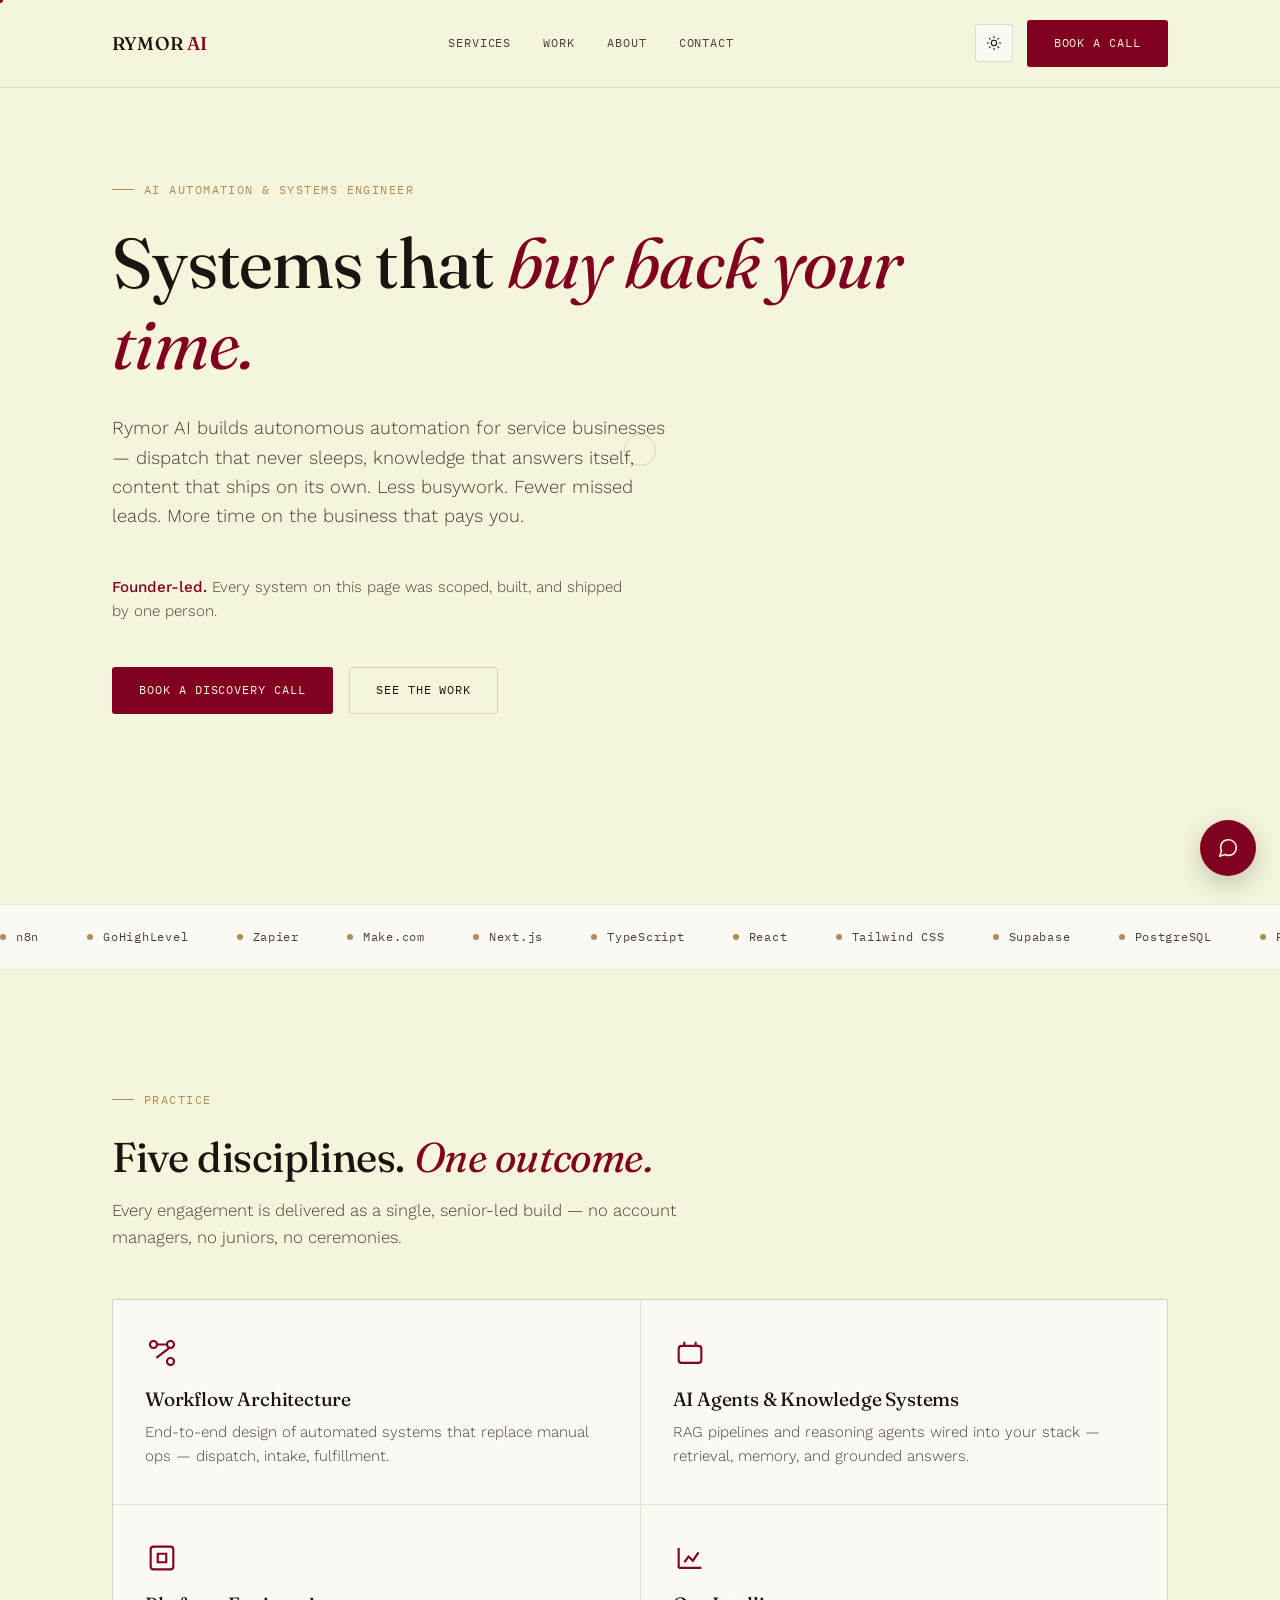
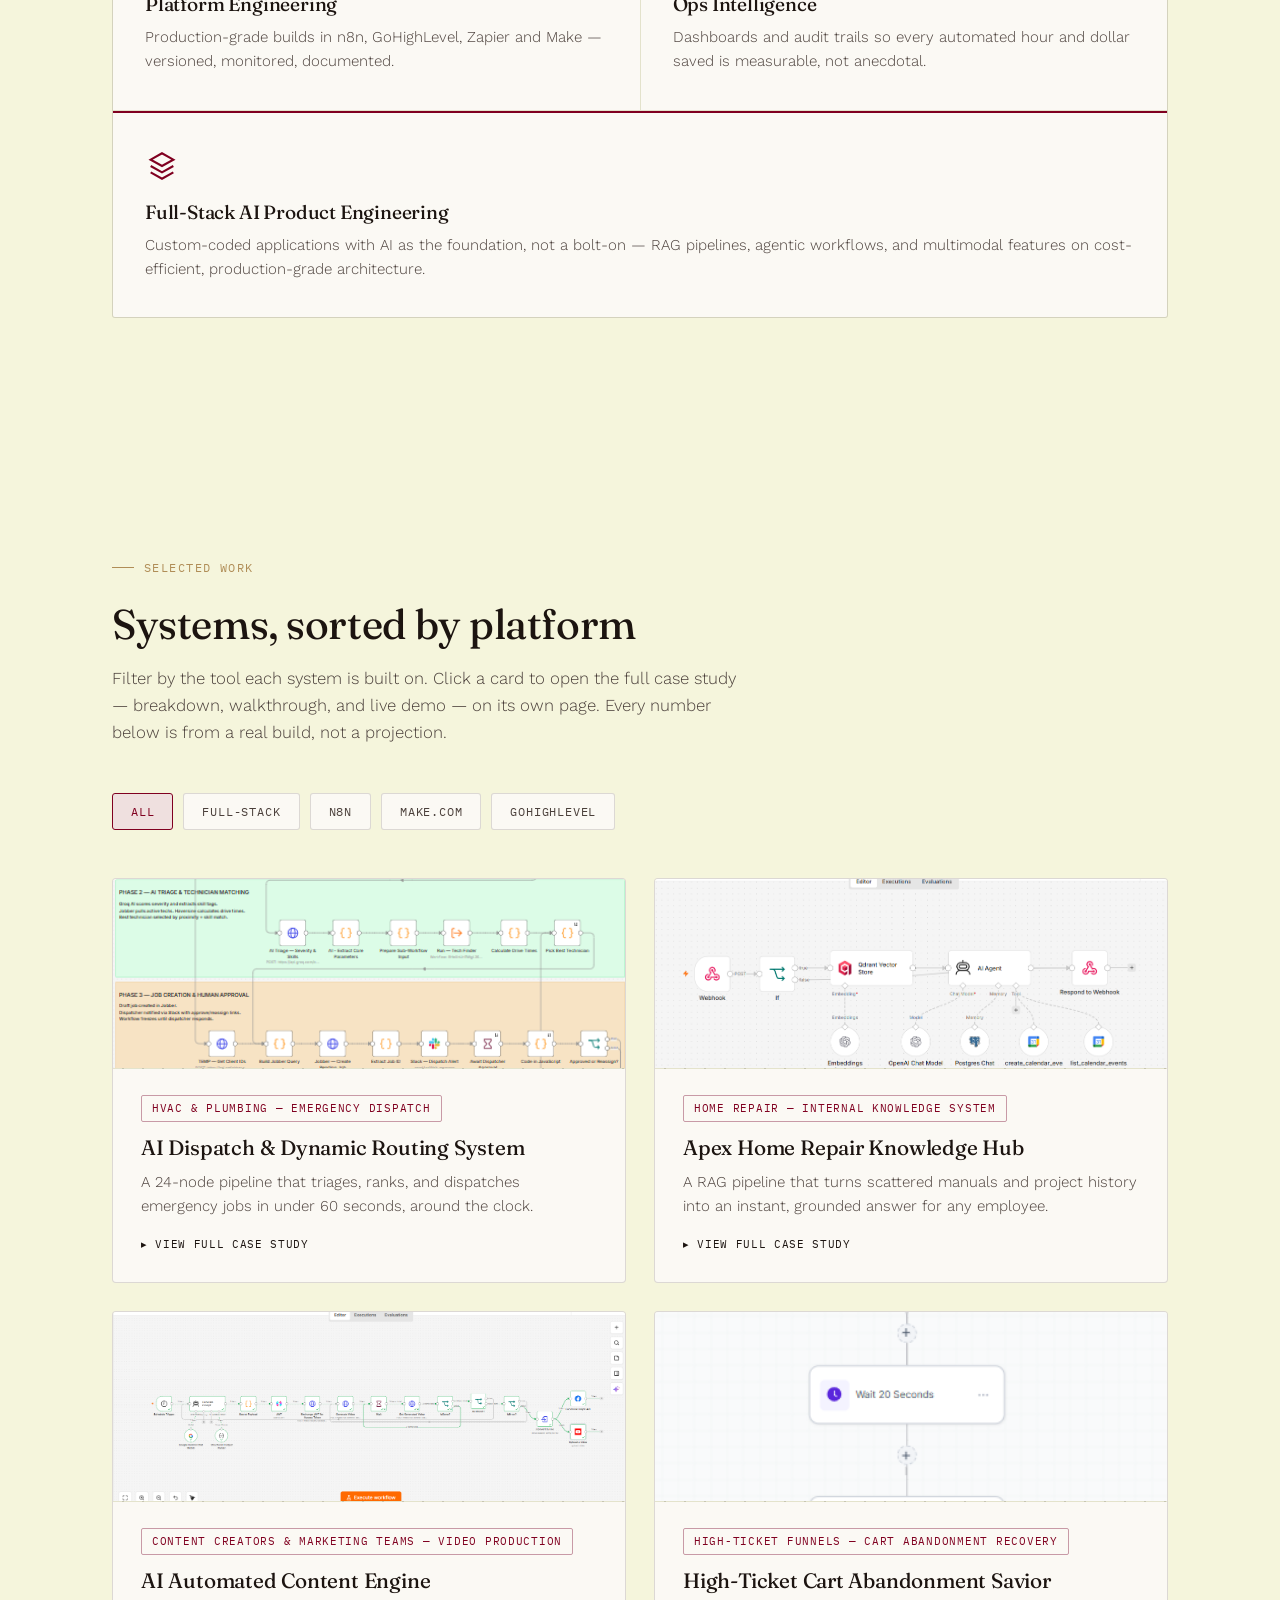
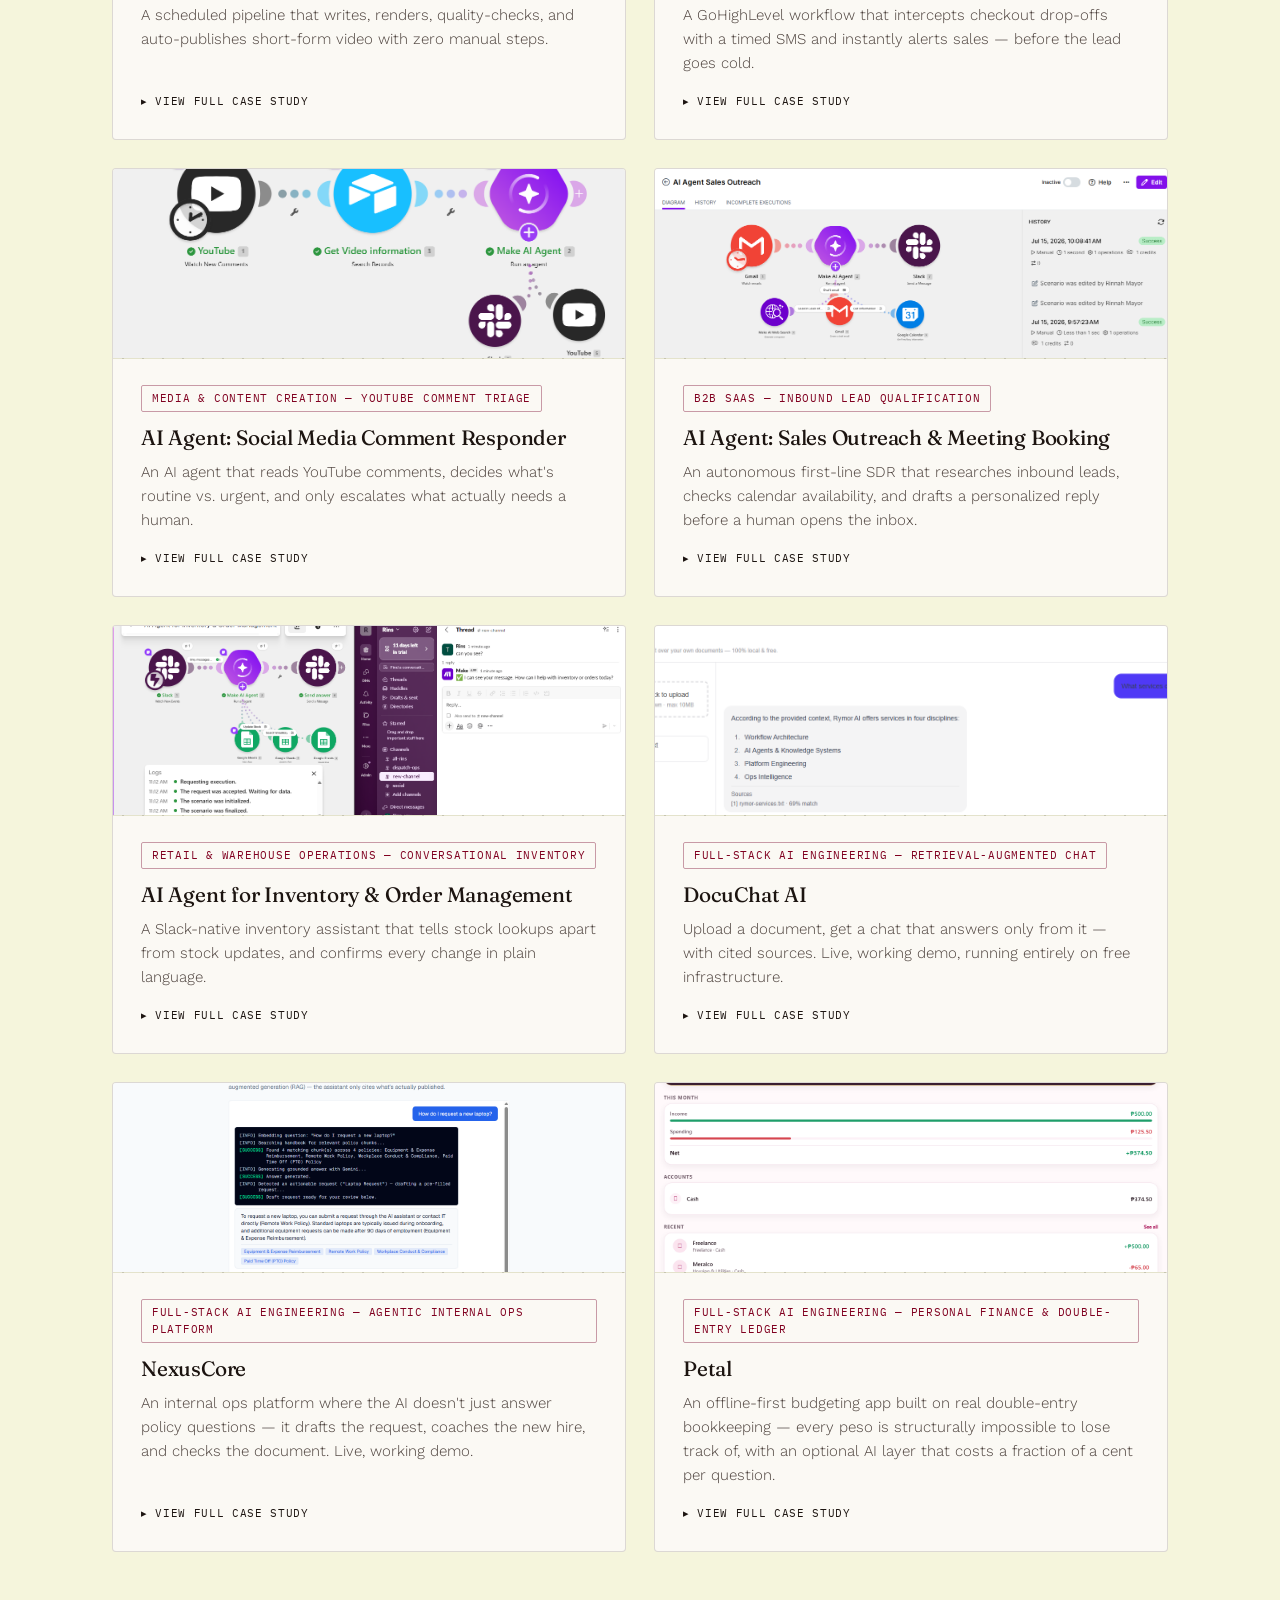
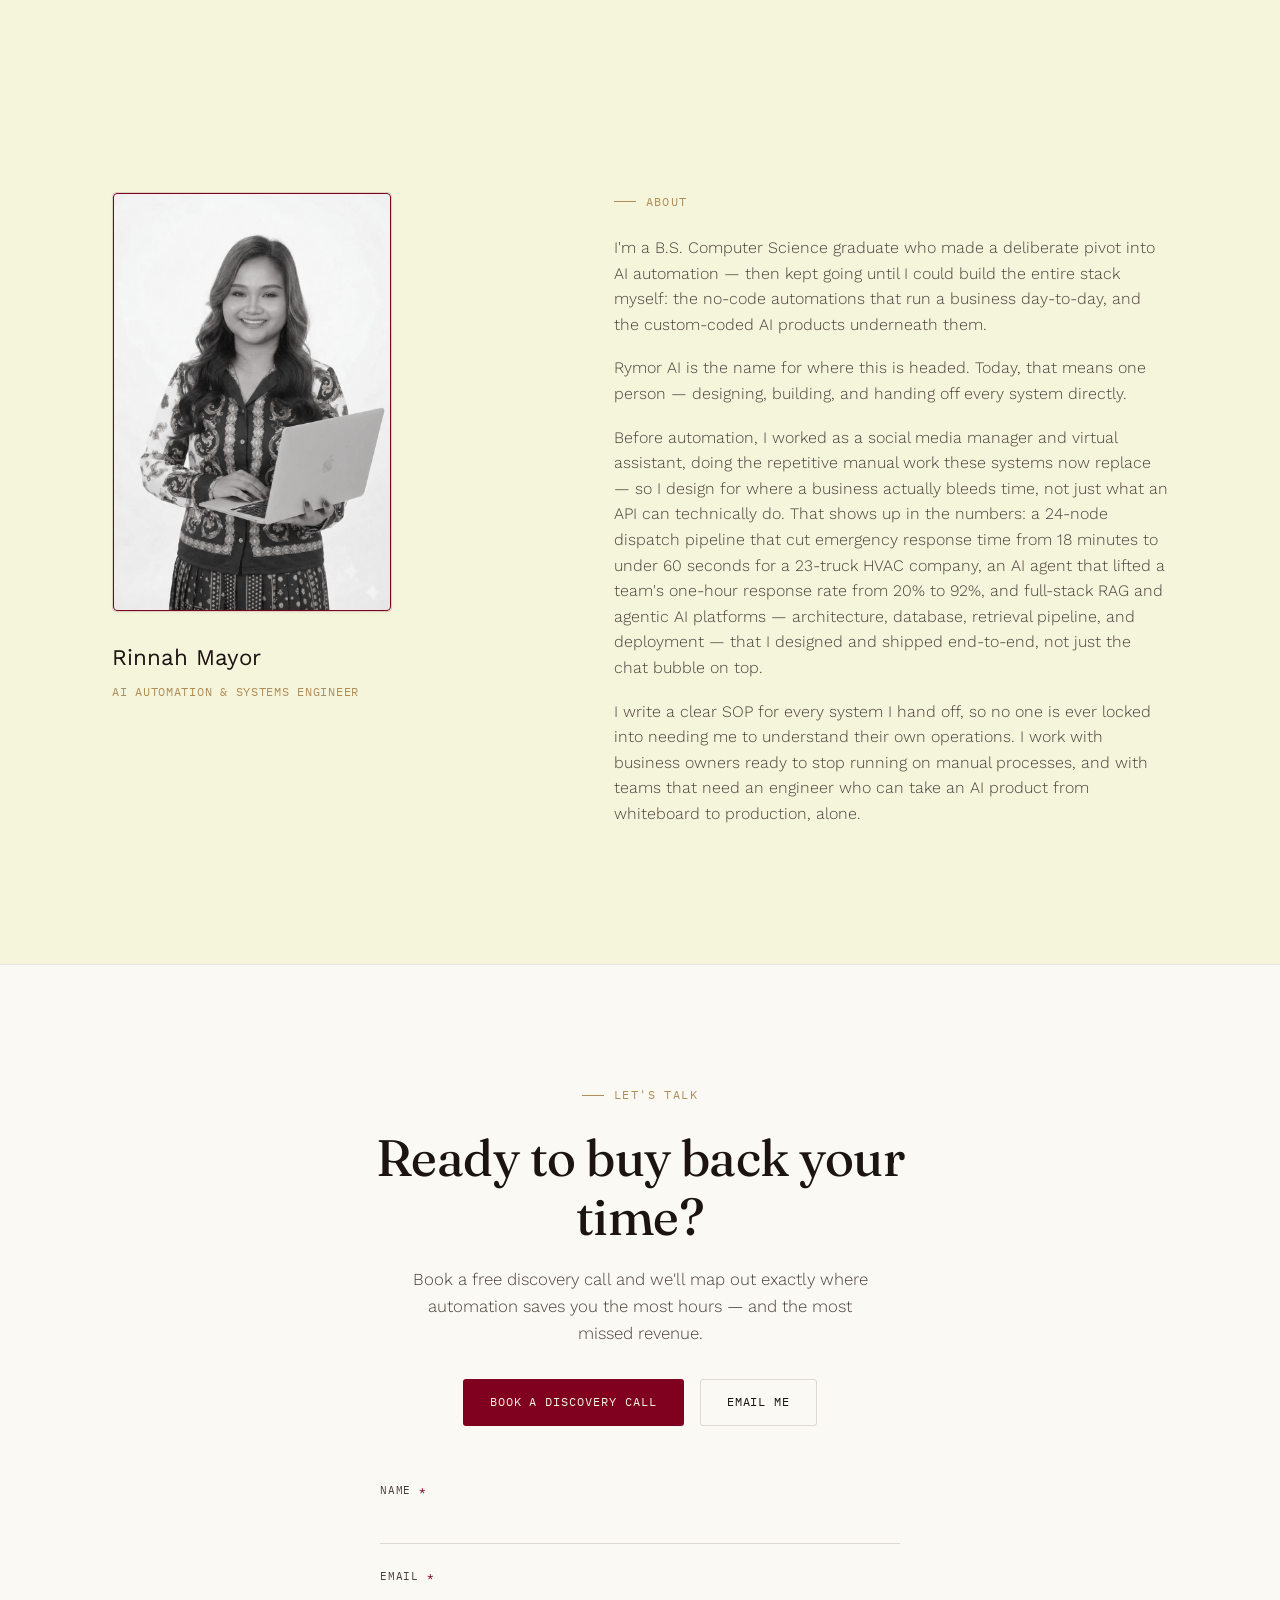
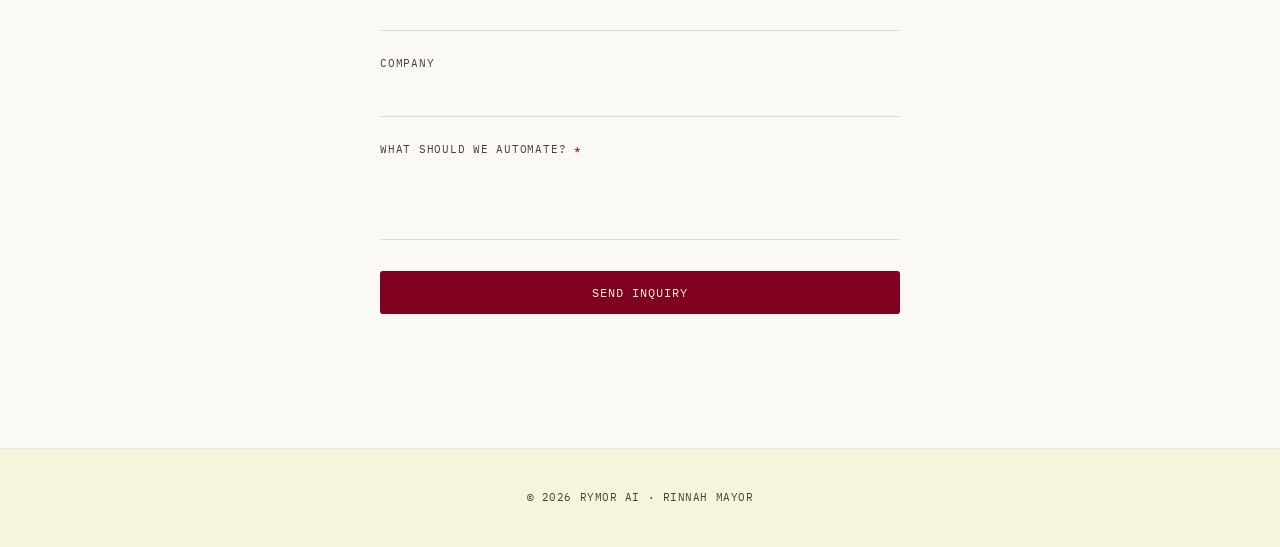
<file: index.html>
<!DOCTYPE html>
<html lang="en">
<head>
<meta charset="UTF-8">
<meta name="viewport" content="width=device-width, initial-scale=1.0">
<title>Rymor AI — Rinnah Mayor, AI Automation Engineer</title>
<meta name="description" content="Rymor AI builds autonomous systems for service businesses — dispatch, knowledge retrieval, and content — so teams stop doing busywork and buy back their time.">
<link rel="preconnect" href="https://fonts.googleapis.com">
<link rel="preconnect" href="https://fonts.gstatic.com" crossorigin>
<link href="https://fonts.googleapis.com/css2?family=Fraunces:ital,opsz,wght@0,9..144,300;0,9..144,450;0,9..144,600;1,9..144,400;1,9..144,500&family=Work+Sans:wght@300;400;500;600&family=IBM+Plex+Mono:wght@400;500&display=swap" rel="stylesheet">
<link rel="stylesheet" href="assets/style.css">
</head>
<body>

<!-- Custom cursor (disabled automatically on touch devices / prefers-reduced-motion via JS) -->
<div id="cursorDot"></div>
<div id="cursorRing"></div>

<nav>
  <div class="nav-inner">
    <a href="#top" class="logo">RYMOR <span>AI</span></a>
    <div class="nav-links">
      <a href="#services">Services</a>
      <a href="#work">Work</a>
      <a href="#about">About</a>
      <a href="#contact">Contact</a>
    </div>
    <div style="display:flex; align-items:center; gap:14px;">
      <button class="theme-toggle" id="themeToggle" aria-label="Toggle dark mode">
        <svg id="iconSun" viewBox="0 0 24 24" fill="none" stroke-width="1.6" stroke-linecap="round"><circle cx="12" cy="12" r="4"/><path d="M12 2v2M12 20v2M4.9 4.9l1.4 1.4M17.7 17.7l1.4 1.4M2 12h2M20 12h2M4.9 19.1l1.4-1.4M17.7 6.3l1.4-1.4"/></svg>
        <svg id="iconMoon" viewBox="0 0 24 24" fill="none" stroke-width="1.6" stroke-linecap="round" style="display:none;"><path d="M20 14.5A8.5 8.5 0 1 1 9.5 4a7 7 0 0 0 10.5 10.5Z"/></svg>
      </button>
      <a href="https://calendly.com/rymorai/discovery-call" target="_blank" class="btn btn-primary nav-cta">Book a call</a>
    </div>
  </div>
</nav>

<main id="top">

  <!-- HERO -->
  <section class="hero wrap">
    <div class="eyebrow">AI Automation &amp; Systems Engineer</div>
    <h1>Systems that <em>buy back your time.</em></h1>
    <p class="lede">Rymor AI builds autonomous automation for service businesses — dispatch that never sleeps, knowledge that answers itself, content that ships on its own. Less busywork. Fewer missed leads. More time on the business that pays you.</p>
    <p class="hero-founder-line"><strong>Founder-led.</strong> Every system on this page was scoped, built, and shipped by one person.</p>
    <div class="hero-ctas">
      <a href="https://calendly.com/rymorai/discovery-call" target="_blank" class="btn btn-primary">Book a discovery call</a>
      <a href="#work" class="btn btn-ghost">See the work</a>
    </div>
  </section>

  <div class="marquee-band">
    <div class="marquee-track" id="marqueeTrack"></div>
  </div>

  <!-- SERVICES -->
  <section class="section wrap" id="services">
    <div class="section-head reveal">
      <div class="eyebrow">Practice</div>
      <h2>Five disciplines. <em>One outcome.</em></h2>
      <p>Every engagement is delivered as a single, senior-led build — no account managers, no juniors, no ceremonies.</p>
    </div>
    <div class="service-grid" id="serviceGrid"></div>
  </section>

  <!-- WORK / CASE STUDIES -->
  <section class="section wrap" id="work">
    <div class="section-head reveal">
      <div class="eyebrow">Selected Work</div>
      <h2>Systems, sorted by platform</h2>
      <p>Filter by the tool each system is built on. Click a card to open the full case study — breakdown, walkthrough, and live demo — on its own page. Every number below is from a real build, not a projection.</p>
    </div>

    <div class="filter-bar reveal" id="filterBar"></div>
    <div class="case-grid" id="caseGrid"></div>
  </section>

  <!-- ABOUT -->
  <section class="section wrap" id="about">
    <div class="about-grid reveal">
      <div class="about-media">
        <div class="about-photo">
          <img src="assets/rinnah-mayor.png" alt="Rinnah Mayor, Founder of Rymor AI">
        </div>
        <div class="about-name">Rinnah Mayor</div>
        <div class="about-role">AI Automation &amp; Systems Engineer</div>
      </div>
      <div class="about-copy">
        <div class="eyebrow">About</div>
        <p>I'm a B.S. Computer Science graduate who made a deliberate pivot into AI automation — then kept going until I could build the entire stack myself: the no-code automations that run a business day-to-day, and the custom-coded AI products underneath them.</p>
        <p>Rymor AI is the name for where this is headed. Today, that means one person — designing, building, and handing off every system directly.</p>
        <p>Before automation, I worked as a social media manager and virtual assistant, doing the repetitive manual work these systems now replace — so I design for where a business actually bleeds time, not just what an API can technically do. That shows up in the numbers: a 24-node dispatch pipeline that cut emergency response time from 18 minutes to under 60 seconds for a 23-truck HVAC company, an AI agent that lifted a team's one-hour response rate from 20% to 92%, and full-stack RAG and agentic AI platforms — architecture, database, retrieval pipeline, and deployment — that I designed and shipped end-to-end, not just the chat bubble on top.</p>
        <p>I write a clear SOP for every system I hand off, so no one is ever locked into needing me to understand their own operations. I work with business owners ready to stop running on manual processes, and with teams that need an engineer who can take an AI product from whiteboard to production, alone.</p>
      </div>
    </div>
  </section>


</main>

<!-- CONTACT -->
<section class="contact" id="contact">
  <div class="wrap">
    <div class="contact-head reveal">
      <div class="eyebrow" style="justify-content:center;">Let's talk</div>
      <h2>Ready to buy back your time?</h2>
      <p>Book a free discovery call and we'll map out exactly where automation saves you the most hours — and the most missed revenue.</p>
      <div class="contact-ctas">
        <a href="https://calendly.com/rymorai/discovery-call" target="_blank" class="btn btn-primary">Book a discovery call</a>
        <a href="https://mail.google.com/mail/?view=cm&amp;fs=1&amp;to=mayorrinnah09@gmail.com&amp;su=Discovery%20call%20inquiry" target="_blank" rel="noopener" class="btn btn-ghost">Email me</a>
      </div>
    </div>

    <!-- Contact form — posts to the FastAPI backend in backend/main.py.
         See API_BASE_URL near the bottom of the script for where to point it. -->
    <div class="contact-form-wrap reveal">
      <form id="contactForm">
        <div class="field">
          <label>Name <span class="req">*</span></label>
          <input type="text" name="name" required>
        </div>
        <div class="field">
          <label>Email <span class="req">*</span></label>
          <input type="email" name="email" required>
        </div>
        <div class="field">
          <label>Company</label>
          <input type="text" name="company">
        </div>
        <div class="field">
          <label>What should we automate? <span class="req">*</span></label>
          <textarea name="message" rows="3" required></textarea>
        </div>
        <button type="submit" class="btn btn-primary" id="contactSubmit" style="width:100%; justify-content:center;">Send inquiry</button>
        <div id="formStatus" class="form-status"></div>
      </form>
    </div>
  </div>
</section>

<footer>
  <p>&copy; 2026 Rymor AI &middot; Rinnah Mayor</p>
</footer>

<!-- AI CHAT WIDGET -->
<button id="chatBubble" aria-label="Open chat">
  <svg viewBox="0 0 24 24" fill="none" stroke="currentColor" stroke-width="1.8" stroke-linecap="round" stroke-linejoin="round"><path d="M21 11.5a8.38 8.38 0 0 1-.9 3.8 8.5 8.5 0 0 1-7.6 4.7 8.38 8.38 0 0 1-3.8-.9L3 21l1.9-5.7a8.38 8.38 0 0 1-.9-3.8 8.5 8.5 0 0 1 4.7-7.6 8.38 8.38 0 0 1 3.8-.9h.5a8.48 8.48 0 0 1 8 8v.5z"/></svg>
</button>
<div id="chatPanel">
  <div class="chat-head">
    <div>
      <div class="t1">Ada &middot; Rymor AI Assistant</div>
      <div class="t2">Usually replies in a few seconds</div>
    </div>
    <button class="chat-close" id="chatClose" aria-label="Close chat">&times;</button>
  </div>
  <div class="chat-body" id="chatBody"></div>
  <a href="https://calendly.com/rymorai/discovery-call" target="_blank" class="chat-cta">Skip ahead &rarr; Book a discovery call</a>
  <form class="chat-input-row" id="chatForm">
    <input type="text" id="chatInput" placeholder="Type a message…" autocomplete="off">
    <button type="submit" id="chatSend">Send</button>
  </form>
</div>

<script>
/* =========================================================================
   SERVICES DATA
   ========================================================================= */
const SERVICES_DATA = [
  {
    title:'Workflow Architecture',
    icon:'<svg viewBox="0 0 24 24"><circle cx="6" cy="6" r="2.5"/><circle cx="18" cy="18" r="2.5"/><circle cx="18" cy="6" r="2.5"/><path d="M8.2 6h7.6M17 8.5 8 15.5"/></svg>',
    description:'End-to-end design of automated systems that replace manual ops — dispatch, intake, fulfillment.'
  },
  {
    title:'AI Agents &amp; Knowledge Systems',
    icon:'<svg viewBox="0 0 24 24"><rect x="4" y="7" width="16" height="12" rx="2"/><path d="M9 12h.01M15 12h.01M8 4v3M16 4v3"/></svg>',
    description:'RAG pipelines and reasoning agents wired into your stack — retrieval, memory, and grounded answers.'
  },
  {
    title:'Platform Engineering',
    icon:'<svg viewBox="0 0 24 24"><rect x="4" y="4" width="16" height="16" rx="2"/><path d="M9 9h6v6H9z"/></svg>',
    description:'Production-grade builds in n8n, GoHighLevel, Zapier and Make — versioned, monitored, documented.'
  },
  {
    title:'Ops Intelligence',
    icon:'<svg viewBox="0 0 24 24"><path d="M4 19V5M4 19h16M8 15l3-4 3 3 4-6"/></svg>',
    description:'Dashboards and audit trails so every automated hour and dollar saved is measurable, not anecdotal.'
  },
  {
    title:'Full-Stack AI Product Engineering',
    icon:'<svg viewBox="0 0 24 24"><path d="M12 3 4 7.5 12 12l8-4.5L12 3Z"/><path d="M4 12l8 4.5 8-4.5"/><path d="M4 16.5 12 21l8-4.5"/></svg>',
    description:'Custom-coded applications with AI as the foundation, not a bolt-on — RAG pipelines, agentic workflows, and multimodal features on cost-efficient, production-grade architecture.',
    featured:true
  }
];

function renderServices(){
  const grid = document.getElementById('serviceGrid');
  grid.innerHTML = SERVICES_DATA.map(s => `
    <div class="service-card${s.featured ? ' featured' : ''}">
      <div class="service-icon">${s.icon}</div>
      <h3>${s.title}</h3>
      <p>${s.description}</p>
    </div>
  `).join('');
  requestAnimationFrame(() => {
    grid.querySelectorAll('.service-card').forEach((card,i) => {
      setTimeout(() => card.classList.add('visible'), i*80);
    });
  });
}

/* =========================================================================
   CASE STUDY DATA (card summaries only)
   The full breakdown, videos, and stats for each case study now live on
   their own page (case-<id>.html) — see those files to edit that content.
   To add a GoHighLevel / Make.com case study later, push a new
   object here with platform set to 'ghl' | 'make', build a
   matching case-<id>.html from one of the existing ones as a template.
   ========================================================================= */
const PLATFORMS = [
  { id:'all',   label:'All' },
  { id:'custom',label:'Full-Stack' },
  { id:'n8n',   label:'n8n' },
  { id:'make',  label:'Make.com' },
  { id:'ghl',   label:'GoHighLevel' }
];

const CASE_DATA = [
  {
    id:'dispatch',
    platform:'n8n',
    tag:'HVAC &amp; Plumbing — Emergency Dispatch',
    title:'AI Dispatch &amp; Dynamic Routing System',
    blurb:'A 24-node pipeline that triages, ranks, and dispatches emergency jobs in under 60 seconds, around the clock.',
    image:'assets/AI%20Dispatch%20%26%20Routing%20System.png',
    page:'case-dispatch.html'
  },
  {
    id:'apex',
    platform:'n8n',
    tag:'Home Repair — Internal Knowledge System',
    title:'Apex Home Repair Knowledge Hub',
    blurb:'A RAG pipeline that turns scattered manuals and project history into an instant, grounded answer for any employee.',
    image:'assets/Apex%20Home%20Repair%20-%20Agentic%20RAG.png',
    page:'case-apex.html'
  },
  {
    id:'content-engine',
    platform:'n8n',
    tag:'Content Creators &amp; Marketing Teams — Video Production',
    title:'AI Automated Content Engine',
    blurb:'A scheduled pipeline that writes, renders, quality-checks, and auto-publishes short-form video with zero manual steps.',
    image:'assets/AI%20Automated%20Content%20Engine.png',
    page:'case-content-engine.html'
  },
  {
    id:'cart-abandonment',
    platform:'ghl',
    tag:'High-Ticket Funnels — Cart Abandonment Recovery',
    title:'High-Ticket Cart Abandonment Savior',
    blurb:'A GoHighLevel workflow that intercepts checkout drop-offs with a timed SMS and instantly alerts sales — before the lead goes cold.',
    image:'assets/High-Ticket%20Cart%20Abandonment%20Savior.png',
    page:'case-cart-abandonment.html'
  },
  {
    id:'comment-responder',
    platform:'make',
    tag:'Media &amp; Content Creation — YouTube Comment Triage',
    title:'AI Agent: Social Media Comment Responder',
    blurb:'An AI agent that reads YouTube comments, decides what\'s routine vs. urgent, and only escalates what actually needs a human.',
    image:'assets/AI%20Agent%20for%20Inventory%20and%20Order%20Management.png',
    page:'case-comment-responder.html'
  },
  {
    id:'sales-outreach',
    platform:'make',
    tag:'B2B SaaS — Inbound Lead Qualification',
    title:'AI Agent: Sales Outreach &amp; Meeting Booking',
    blurb:'An autonomous first-line SDR that researches inbound leads, checks calendar availability, and drafts a personalized reply before a human opens the inbox.',
    image:'assets/AI%20Agent%20Sales%20Outreach.png',
    page:'case-sales-outreach.html'
  },
  {
    id:'inventory-management',
    platform:'make',
    tag:'Retail &amp; Warehouse Operations — Conversational Inventory',
    title:'AI Agent for Inventory &amp; Order Management',
    blurb:'A Slack-native inventory assistant that tells stock lookups apart from stock updates, and confirms every change in plain language.',
    image:'assets/AI%20Agent%20Social%20Media%20Comment%20Responder.png',
    page:'case-inventory-management.html'
  },
  {
    id:'documind',
    platform:'custom',
    tag:'Full-Stack AI Engineering — Retrieval-Augmented Chat',
    title:'DocuChat AI',
    blurb:'Upload a document, get a chat that answers only from it — with cited sources. Live, working demo, running entirely on free infrastructure.',
    image:'assets/DocuChat%20AI.png',
    page:'case-documind.html'
  },
  {
    id:'nexuscore',
    platform:'custom',
    tag:'Full-Stack AI Engineering — Agentic Internal Ops Platform',
    title:'NexusCore',
    blurb:'An internal ops platform where the AI doesn\'t just answer policy questions — it drafts the request, coaches the new hire, and checks the document. Live, working demo.',
    image:'assets/NexusCore.png',
    page:'case-nexuscore.html'
  },
  {
    id:'petal',
    platform:'custom',
    tag:'Full-Stack AI Engineering — Personal Finance &amp; Double-Entry Ledger',
    title:'Petal',
    blurb:'An offline-first budgeting app built on real double-entry bookkeeping — every peso is structurally impossible to lose track of, with an optional AI layer that costs a fraction of a cent per question.',
    image:'assets/Petal.png',
    page:'case-petal.html'
  }
];

/* -------------------------------------------------------------------------
   RENDER: filter bar
------------------------------------------------------------------------- */
let activePlatform = 'all';

function renderFilterBar(){
  const bar = document.getElementById('filterBar');
  bar.innerHTML = PLATFORMS.map(p => `
    <button class="filter-btn${p.id === activePlatform ? ' active' : ''}" data-platform="${p.id}">
      ${p.label}
    </button>
  `).join('');
  bar.querySelectorAll('.filter-btn').forEach(btn => {
    btn.addEventListener('click', () => {
      activePlatform = btn.dataset.platform;
      renderFilterBar();
      renderCaseGrid();
    });
  });
}

/* -------------------------------------------------------------------------
   RENDER: case card grid
------------------------------------------------------------------------- */
function renderCaseGrid(){
  const grid = document.getElementById('caseGrid');
  const filtered = activePlatform === 'all'
    ? CASE_DATA
    : CASE_DATA.filter(c => c.platform === activePlatform);

  if(filtered.length === 0){
    const platformLabel = PLATFORMS.find(p => p.id === activePlatform)?.label || activePlatform;
    grid.innerHTML = `
      <div class="case-empty">
        <div class="eyebrow">Coming soon</div>
        <h3>No ${platformLabel} case studies yet</h3>
        <p>This platform's builds are in progress — check back soon, or pick another filter above.</p>
      </div>`;
    return;
  }

  grid.innerHTML = filtered.map(c => `
    <a class="case-card" href="${c.page}">
      <div class="case-card-media has-image">
        <img src="${c.image}" alt="${c.title} — workflow diagram" loading="lazy">
      </div>
      <div class="case-card-body">
        <span class="case-card-tag">${c.tag}</span>
        <h3>${c.title}</h3>
        <p>${c.blurb}</p>
        <span class="case-card-cta">▸ View full case study</span>
      </div>
    </a>
  `).join('');

  requestAnimationFrame(() => {
    grid.querySelectorAll('.case-card').forEach((card, i) => {
      setTimeout(() => card.classList.add('visible'), i * 70);
    });
  });
}

/* -------------------------------------------------------------------------
   INIT
------------------------------------------------------------------------- */
renderServices();
renderFilterBar();
renderCaseGrid();
</script>

<!-- Shared theme toggle, marquee, scroll reveal, custom cursor, contact
     form, and AI chat widget — see assets/site.js (loaded on every page). -->
<script src="assets/site.js"></script>

</body>
</html>
</file>
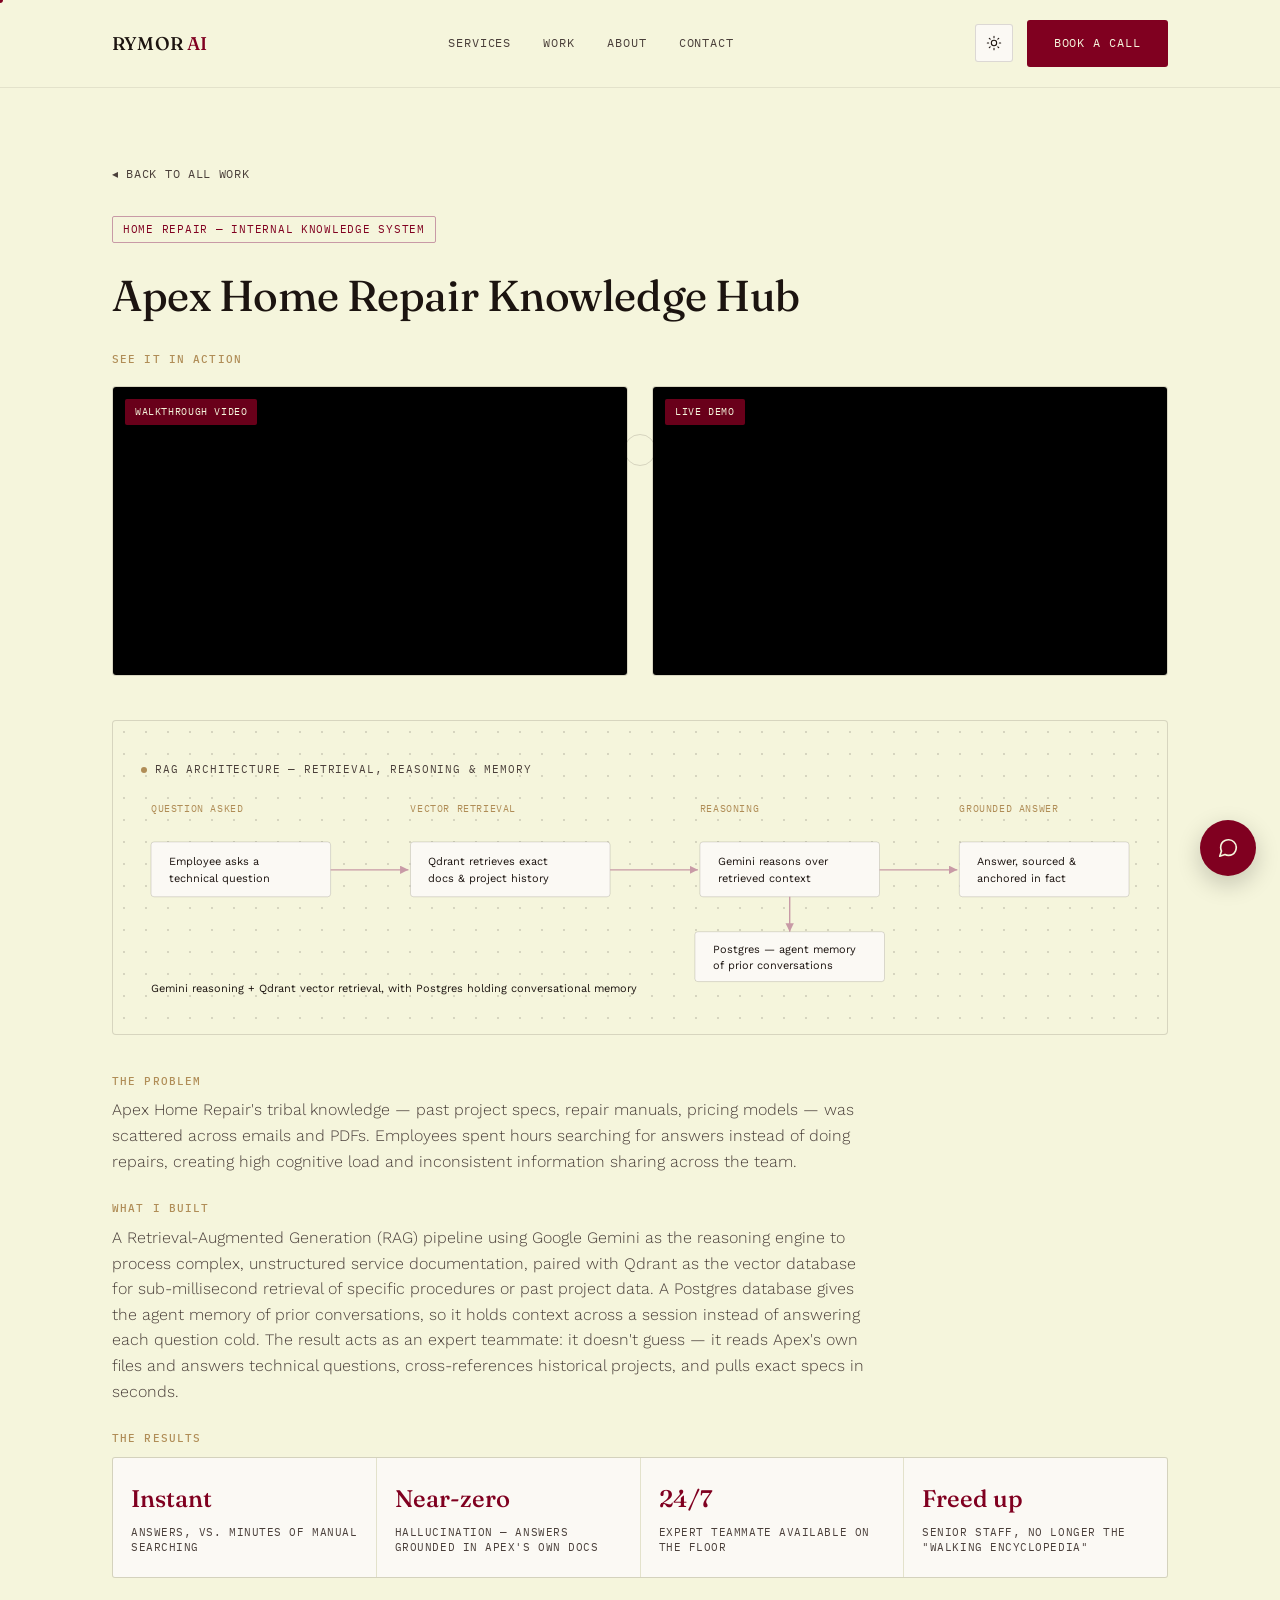
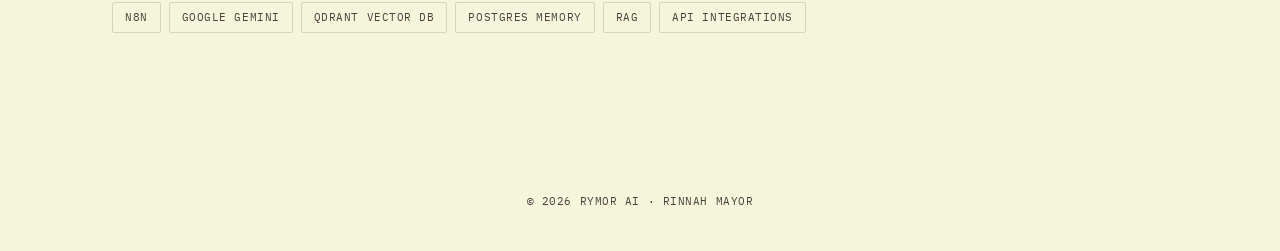
<file: case-apex.html>
<!DOCTYPE html>
<html lang="en">
<head>
<meta charset="UTF-8">
<meta name="viewport" content="width=device-width, initial-scale=1.0">
<title>Apex Home Repair Knowledge Hub — Rymor AI Case Study</title>
<meta name="description" content="A RAG pipeline that turns scattered manuals and project history into an instant, grounded answer for any employee.">
<link rel="preconnect" href="https://fonts.googleapis.com">
<link rel="preconnect" href="https://fonts.gstatic.com" crossorigin>
<link href="https://fonts.googleapis.com/css2?family=Fraunces:ital,opsz,wght@0,9..144,300;0,9..144,450;0,9..144,600;1,9..144,400;1,9..144,500&family=Work+Sans:wght@300;400;500;600&family=IBM+Plex+Mono:wght@400;500&display=swap" rel="stylesheet">
<link rel="stylesheet" href="assets/style.css">
</head>
<body>

<div id="cursorDot"></div>
<div id="cursorRing"></div>

<nav>
  <div class="nav-inner">
    <a href="index.html#top" class="logo">RYMOR <span>AI</span></a>
    <div class="nav-links">
      <a href="index.html#services">Services</a>
      <a href="index.html#work">Work</a>
      <a href="index.html#about">About</a>
      <a href="index.html#contact">Contact</a>
    </div>
    <div style="display:flex; align-items:center; gap:14px;">
      <button class="theme-toggle" id="themeToggle" aria-label="Toggle dark mode">
        <svg id="iconSun" viewBox="0 0 24 24" fill="none" stroke-width="1.6" stroke-linecap="round"><circle cx="12" cy="12" r="4"/><path d="M12 2v2M12 20v2M4.9 4.9l1.4 1.4M17.7 17.7l1.4 1.4M2 12h2M20 12h2M4.9 19.1l1.4-1.4M17.7 6.3l1.4-1.4"/></svg>
        <svg id="iconMoon" viewBox="0 0 24 24" fill="none" stroke-width="1.6" stroke-linecap="round" style="display:none;"><path d="M20 14.5A8.5 8.5 0 1 1 9.5 4a7 7 0 0 0 10.5 10.5Z"/></svg>
      </button>
      <a href="https://calendly.com/rymorai/discovery-call" target="_blank" class="btn btn-primary nav-cta">Book a call</a>
    </div>
  </div>
</nav>

<main>
  <section class="page-detail wrap">
    <a class="back-link" href="index.html#work">◂ Back to all work</a>

    <div class="detail-head">
      <span class="case-card-tag">Home Repair — Internal Knowledge System</span>
      <h2>Apex Home Repair Knowledge Hub</h2>
    </div>

    <!-- VIDEOS FIRST -->
    <div class="video-section">
      <h4 class="section-label">See it in action</h4>
      <div class="video-grid">
        <div class="video-slot has-video">
          <span class="video-slot-tag">Walkthrough Video</span>
          <iframe src="https://www.youtube.com/embed/PY_Lbsd9zSo" title="Apex Home Repair Knowledge Hub — Walkthrough Video" allow="accelerometer; autoplay; clipboard-write; encrypted-media; gyroscope; picture-in-picture; web-share" allowfullscreen></iframe>
        </div>
        <div class="video-slot has-video">
          <span class="video-slot-tag">Live Demo</span>
          <iframe src="https://www.youtube.com/embed/-5lLMG7hkq0" title="Apex Home Repair Knowledge Hub — Live Demo" allow="accelerometer; autoplay; clipboard-write; encrypted-media; gyroscope; picture-in-picture; web-share" allowfullscreen></iframe>
        </div>
      </div>
    </div>

    <div class="detail-media" style="margin-top:44px;">
      <div class="detail-media-label"><span class="thread-dot"></span>RAG architecture — retrieval, reasoning &amp; memory</div>
      <svg viewBox="0 0 1000 210" xmlns="http://www.w3.org/2000/svg">
        <style>
          .ph-label2{font-family:'IBM Plex Mono',monospace; font-size:10px; letter-spacing:0.06em; fill:var(--thread); text-transform:uppercase;}
          .nd2{fill:var(--card); stroke:var(--border); stroke-width:1;}
          .nd-txt2{font-family:'Work Sans',sans-serif; font-size:11px; fill:var(--text);}
          .arrow2{stroke:var(--accent-soft); stroke-width:1.4; fill:none;}
        </style>
        <text x="10" y="20" class="ph-label2">Question asked</text>
        <text x="270" y="20" class="ph-label2">Vector retrieval</text>
        <text x="560" y="20" class="ph-label2">Reasoning</text>
        <text x="820" y="20" class="ph-label2">Grounded answer</text>
        <rect x="10" y="50" width="180" height="55" rx="3" class="nd2"/>
        <text x="28" y="73" class="nd-txt2">Employee asks a</text>
        <text x="28" y="90" class="nd-txt2">technical question</text>
        <rect x="270" y="50" width="200" height="55" rx="3" class="nd2"/>
        <text x="288" y="73" class="nd-txt2">Qdrant retrieves exact</text>
        <text x="288" y="90" class="nd-txt2">docs &amp; project history</text>
        <rect x="560" y="50" width="180" height="55" rx="3" class="nd2"/>
        <text x="578" y="73" class="nd-txt2">Gemini reasons over</text>
        <text x="578" y="90" class="nd-txt2">retrieved context</text>
        <rect x="820" y="50" width="170" height="55" rx="3" class="nd2"/>
        <text x="838" y="73" class="nd-txt2">Answer, sourced &amp;</text>
        <text x="838" y="90" class="nd-txt2">anchored in fact</text>
        <path d="M190 78 L268 78" class="arrow2" marker-end="url(#arrowA)"/>
        <path d="M470 78 L558 78" class="arrow2" marker-end="url(#arrowA)"/>
        <path d="M740 78 L818 78" class="arrow2" marker-end="url(#arrowA)"/>
        <path d="M650 105 L650 140" class="arrow2" marker-end="url(#arrowA)"/>
        <rect x="555" y="140" width="190" height="50" rx="3" class="nd2"/>
        <text x="573" y="161" class="nd-txt2">Postgres — agent memory</text>
        <text x="573" y="177" class="nd-txt2">of prior conversations</text>
        <text x="10" y="200" class="nd-txt2" fill="var(--text-soft)" font-size="11">Gemini reasoning + Qdrant vector retrieval, with Postgres holding conversational memory</text>
        <defs>
          <marker id="arrowA" markerWidth="8" markerHeight="8" refX="6" refY="3" orient="auto">
            <path d="M0,0 L6,3 L0,6 Z" fill="var(--accent-soft)"/>
          </marker>
        </defs>
      </svg>
    </div>

    <div class="detail-text">
      <h4>The Problem</h4>
      <p>Apex Home Repair's tribal knowledge — past project specs, repair manuals, pricing models — was scattered across emails and PDFs. Employees spent hours searching for answers instead of doing repairs, creating high cognitive load and inconsistent information sharing across the team.</p>
      <h4>What I Built</h4>
      <p>A Retrieval-Augmented Generation (RAG) pipeline using Google Gemini as the reasoning engine to process complex, unstructured service documentation, paired with Qdrant as the vector database for sub-millisecond retrieval of specific procedures or past project data. A Postgres database gives the agent memory of prior conversations, so it holds context across a session instead of answering each question cold. The result acts as an expert teammate: it doesn't guess — it reads Apex's own files and answers technical questions, cross-references historical projects, and pulls exact specs in seconds.</p>
    </div>

    <h4 class="section-label" style="margin-top:28px;">The Results</h4>
    <div class="stats-grid">
      <div class="stat"><span class="num">Instant</span><span class="label">Answers, vs. minutes of manual searching</span></div>
      <div class="stat"><span class="num">Near-zero</span><span class="label">Hallucination — answers grounded in Apex's own docs</span></div>
      <div class="stat"><span class="num">24/7</span><span class="label">Expert teammate available on the floor</span></div>
      <div class="stat"><span class="num">Freed up</span><span class="label">Senior staff, no longer the "walking encyclopedia"</span></div>
    </div>

    <div class="stack-tags">
      <span class="stack-tag">n8n</span>
      <span class="stack-tag">Google Gemini</span>
      <span class="stack-tag">Qdrant Vector DB</span>
      <span class="stack-tag">Postgres Memory</span>
      <span class="stack-tag">RAG</span>
      <span class="stack-tag">API Integrations</span>
    </div>
  </section>
</main>

<footer>
  <p>&copy; 2026 Rymor AI &middot; Rinnah Mayor</p>
</footer>

<!-- AI CHAT WIDGET -->
<button id="chatBubble" aria-label="Open chat">
  <svg viewBox="0 0 24 24" fill="none" stroke="currentColor" stroke-width="1.8" stroke-linecap="round" stroke-linejoin="round"><path d="M21 11.5a8.38 8.38 0 0 1-.9 3.8 8.5 8.5 0 0 1-7.6 4.7 8.38 8.38 0 0 1-3.8-.9L3 21l1.9-5.7a8.38 8.38 0 0 1-.9-3.8 8.5 8.5 0 0 1 4.7-7.6 8.38 8.38 0 0 1 3.8-.9h.5a8.48 8.48 0 0 1 8 8v.5z"/></svg>
</button>
<div id="chatPanel">
  <div class="chat-head">
    <div>
      <div class="t1">Ada &middot; Rymor AI Assistant</div>
      <div class="t2">Usually replies in a few seconds</div>
    </div>
    <button class="chat-close" id="chatClose" aria-label="Close chat">&times;</button>
  </div>
  <div class="chat-body" id="chatBody"></div>
  <a href="https://calendly.com/rymorai/discovery-call" target="_blank" class="chat-cta">Skip ahead &rarr; Book a discovery call</a>
  <form class="chat-input-row" id="chatForm">
    <input type="text" id="chatInput" placeholder="Type a message…" autocomplete="off">
    <button type="submit" id="chatSend">Send</button>
  </form>
</div>

<script src="assets/site.js"></script>
</body>
</html>
</file>
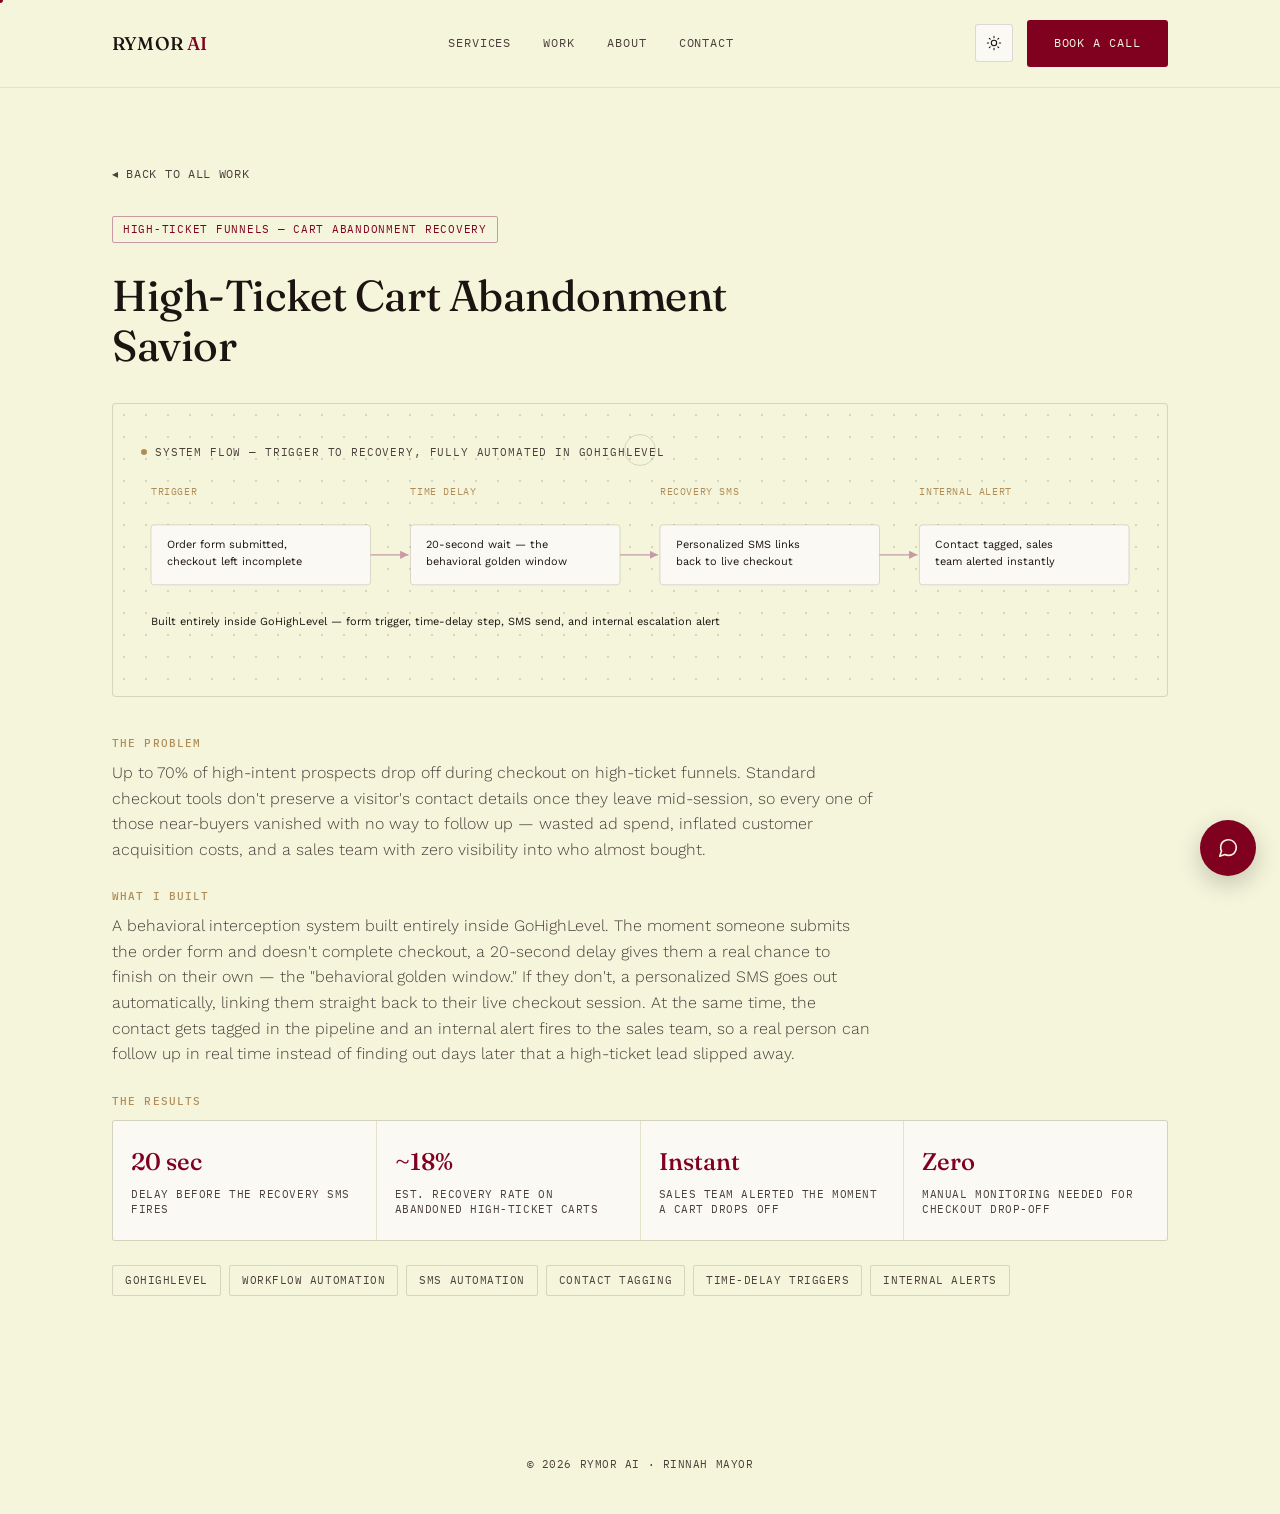
<file: case-cart-abandonment.html>
<!DOCTYPE html>
<html lang="en">
<head>
<meta charset="UTF-8">
<meta name="viewport" content="width=device-width, initial-scale=1.0">
<title>High-Ticket Cart Abandonment Savior — Rymor AI Case Study</title>
<meta name="description" content="A GoHighLevel workflow that intercepts checkout drop-offs with a timed SMS and instantly alerts sales — before the lead goes cold.">
<link rel="preconnect" href="https://fonts.googleapis.com">
<link rel="preconnect" href="https://fonts.gstatic.com" crossorigin>
<link href="https://fonts.googleapis.com/css2?family=Fraunces:ital,opsz,wght@0,9..144,300;0,9..144,450;0,9..144,600;1,9..144,400;1,9..144,500&family=Work+Sans:wght@300;400;500;600&family=IBM+Plex+Mono:wght@400;500&display=swap" rel="stylesheet">
<link rel="stylesheet" href="assets/style.css">
</head>
<body>

<div id="cursorDot"></div>
<div id="cursorRing"></div>

<nav>
  <div class="nav-inner">
    <a href="index.html#top" class="logo">RYMOR <span>AI</span></a>
    <div class="nav-links">
      <a href="index.html#services">Services</a>
      <a href="index.html#work">Work</a>
      <a href="index.html#about">About</a>
      <a href="index.html#contact">Contact</a>
    </div>
    <div style="display:flex; align-items:center; gap:14px;">
      <button class="theme-toggle" id="themeToggle" aria-label="Toggle dark mode">
        <svg id="iconSun" viewBox="0 0 24 24" fill="none" stroke-width="1.6" stroke-linecap="round"><circle cx="12" cy="12" r="4"/><path d="M12 2v2M12 20v2M4.9 4.9l1.4 1.4M17.7 17.7l1.4 1.4M2 12h2M20 12h2M4.9 19.1l1.4-1.4M17.7 6.3l1.4-1.4"/></svg>
        <svg id="iconMoon" viewBox="0 0 24 24" fill="none" stroke-width="1.6" stroke-linecap="round" style="display:none;"><path d="M20 14.5A8.5 8.5 0 1 1 9.5 4a7 7 0 0 0 10.5 10.5Z"/></svg>
      </button>
      <a href="https://calendly.com/rymorai/discovery-call" target="_blank" class="btn btn-primary nav-cta">Book a call</a>
    </div>
  </div>
</nav>

<main>
  <section class="page-detail wrap">
    <a class="back-link" href="index.html#work">◂ Back to all work</a>

    <div class="detail-head">
      <span class="case-card-tag">High-Ticket Funnels — Cart Abandonment Recovery</span>
      <h2>High-Ticket Cart Abandonment Savior</h2>
    </div>

    <div class="detail-media">
      <div class="detail-media-label"><span class="thread-dot"></span>System flow — trigger to recovery, fully automated in GoHighLevel</div>
      <svg viewBox="0 0 1000 190" xmlns="http://www.w3.org/2000/svg">
        <style>
          .ph-label5{font-family:'IBM Plex Mono',monospace; font-size:10px; letter-spacing:0.06em; fill:var(--thread); text-transform:uppercase;}
          .nd5{fill:var(--card); stroke:var(--border); stroke-width:1;}
          .nd-txt5{font-family:'Work Sans',sans-serif; font-size:11px; fill:var(--text);}
          .arrow5{stroke:var(--accent-soft); stroke-width:1.4; fill:none;}
        </style>
        <text x="10" y="20" class="ph-label5">Trigger</text>
        <text x="270" y="20" class="ph-label5">Time delay</text>
        <text x="520" y="20" class="ph-label5">Recovery SMS</text>
        <text x="780" y="20" class="ph-label5">Internal alert</text>
        <rect x="10" y="50" width="220" height="60" rx="3" class="nd5"/>
        <text x="26" y="73" class="nd-txt5">Order form submitted,</text>
        <text x="26" y="90" class="nd-txt5">checkout left incomplete</text>
        <rect x="270" y="50" width="210" height="60" rx="3" class="nd5"/>
        <text x="286" y="73" class="nd-txt5">20-second wait — the</text>
        <text x="286" y="90" class="nd-txt5">behavioral golden window</text>
        <rect x="520" y="50" width="220" height="60" rx="3" class="nd5"/>
        <text x="536" y="73" class="nd-txt5">Personalized SMS links</text>
        <text x="536" y="90" class="nd-txt5">back to live checkout</text>
        <rect x="780" y="50" width="210" height="60" rx="3" class="nd5"/>
        <text x="796" y="73" class="nd-txt5">Contact tagged, sales</text>
        <text x="796" y="90" class="nd-txt5">team alerted instantly</text>
        <path d="M230 80 L268 80" class="arrow5" marker-end="url(#arrowE)"/>
        <path d="M480 80 L518 80" class="arrow5" marker-end="url(#arrowE)"/>
        <path d="M740 80 L778 80" class="arrow5" marker-end="url(#arrowE)"/>
        <text x="10" y="150" class="nd-txt5" fill="var(--text-soft)" font-size="11">Built entirely inside GoHighLevel — form trigger, time-delay step, SMS send, and internal escalation alert</text>
        <defs>
          <marker id="arrowE" markerWidth="8" markerHeight="8" refX="6" refY="3" orient="auto">
            <path d="M0,0 L6,3 L0,6 Z" fill="var(--accent-soft)"/>
          </marker>
        </defs>
      </svg>
    </div>

    <div class="detail-text">
      <h4>The Problem</h4>
      <p>Up to 70% of high-intent prospects drop off during checkout on high-ticket funnels. Standard checkout tools don't preserve a visitor's contact details once they leave mid-session, so every one of those near-buyers vanished with no way to follow up — wasted ad spend, inflated customer acquisition costs, and a sales team with zero visibility into who almost bought.</p>
      <h4>What I Built</h4>
      <p>A behavioral interception system built entirely inside GoHighLevel. The moment someone submits the order form and doesn't complete checkout, a 20-second delay gives them a real chance to finish on their own — the "behavioral golden window." If they don't, a personalized SMS goes out automatically, linking them straight back to their live checkout session. At the same time, the contact gets tagged in the pipeline and an internal alert fires to the sales team, so a real person can follow up in real time instead of finding out days later that a high-ticket lead slipped away.</p>
    </div>

    <h4 class="section-label" style="margin-top:28px;">The Results</h4>
    <div class="stats-grid">
      <div class="stat"><span class="num">20 sec</span><span class="label">Delay before the recovery SMS fires</span></div>
      <div class="stat"><span class="num">~18%</span><span class="label">Est. recovery rate on abandoned high-ticket carts</span></div>
      <div class="stat"><span class="num">Instant</span><span class="label">Sales team alerted the moment a cart drops off</span></div>
      <div class="stat"><span class="num">Zero</span><span class="label">Manual monitoring needed for checkout drop-off</span></div>
    </div>

    <div class="stack-tags">
      <span class="stack-tag">GoHighLevel</span>
      <span class="stack-tag">Workflow Automation</span>
      <span class="stack-tag">SMS Automation</span>
      <span class="stack-tag">Contact Tagging</span>
      <span class="stack-tag">Time-Delay Triggers</span>
      <span class="stack-tag">Internal Alerts</span>
    </div>
  </section>
</main>

<footer>
  <p>&copy; 2026 Rymor AI &middot; Rinnah Mayor</p>
</footer>

<!-- AI CHAT WIDGET -->
<button id="chatBubble" aria-label="Open chat">
  <svg viewBox="0 0 24 24" fill="none" stroke="currentColor" stroke-width="1.8" stroke-linecap="round" stroke-linejoin="round"><path d="M21 11.5a8.38 8.38 0 0 1-.9 3.8 8.5 8.5 0 0 1-7.6 4.7 8.38 8.38 0 0 1-3.8-.9L3 21l1.9-5.7a8.38 8.38 0 0 1-.9-3.8 8.5 8.5 0 0 1 4.7-7.6 8.38 8.38 0 0 1 3.8-.9h.5a8.48 8.48 0 0 1 8 8v.5z"/></svg>
</button>
<div id="chatPanel">
  <div class="chat-head">
    <div>
      <div class="t1">Ada &middot; Rymor AI Assistant</div>
      <div class="t2">Usually replies in a few seconds</div>
    </div>
    <button class="chat-close" id="chatClose" aria-label="Close chat">&times;</button>
  </div>
  <div class="chat-body" id="chatBody"></div>
  <a href="https://calendly.com/rymorai/discovery-call" target="_blank" class="chat-cta">Skip ahead &rarr; Book a discovery call</a>
  <form class="chat-input-row" id="chatForm">
    <input type="text" id="chatInput" placeholder="Type a message…" autocomplete="off">
    <button type="submit" id="chatSend">Send</button>
  </form>
</div>

<script src="assets/site.js"></script>
</body>
</html>
</file>
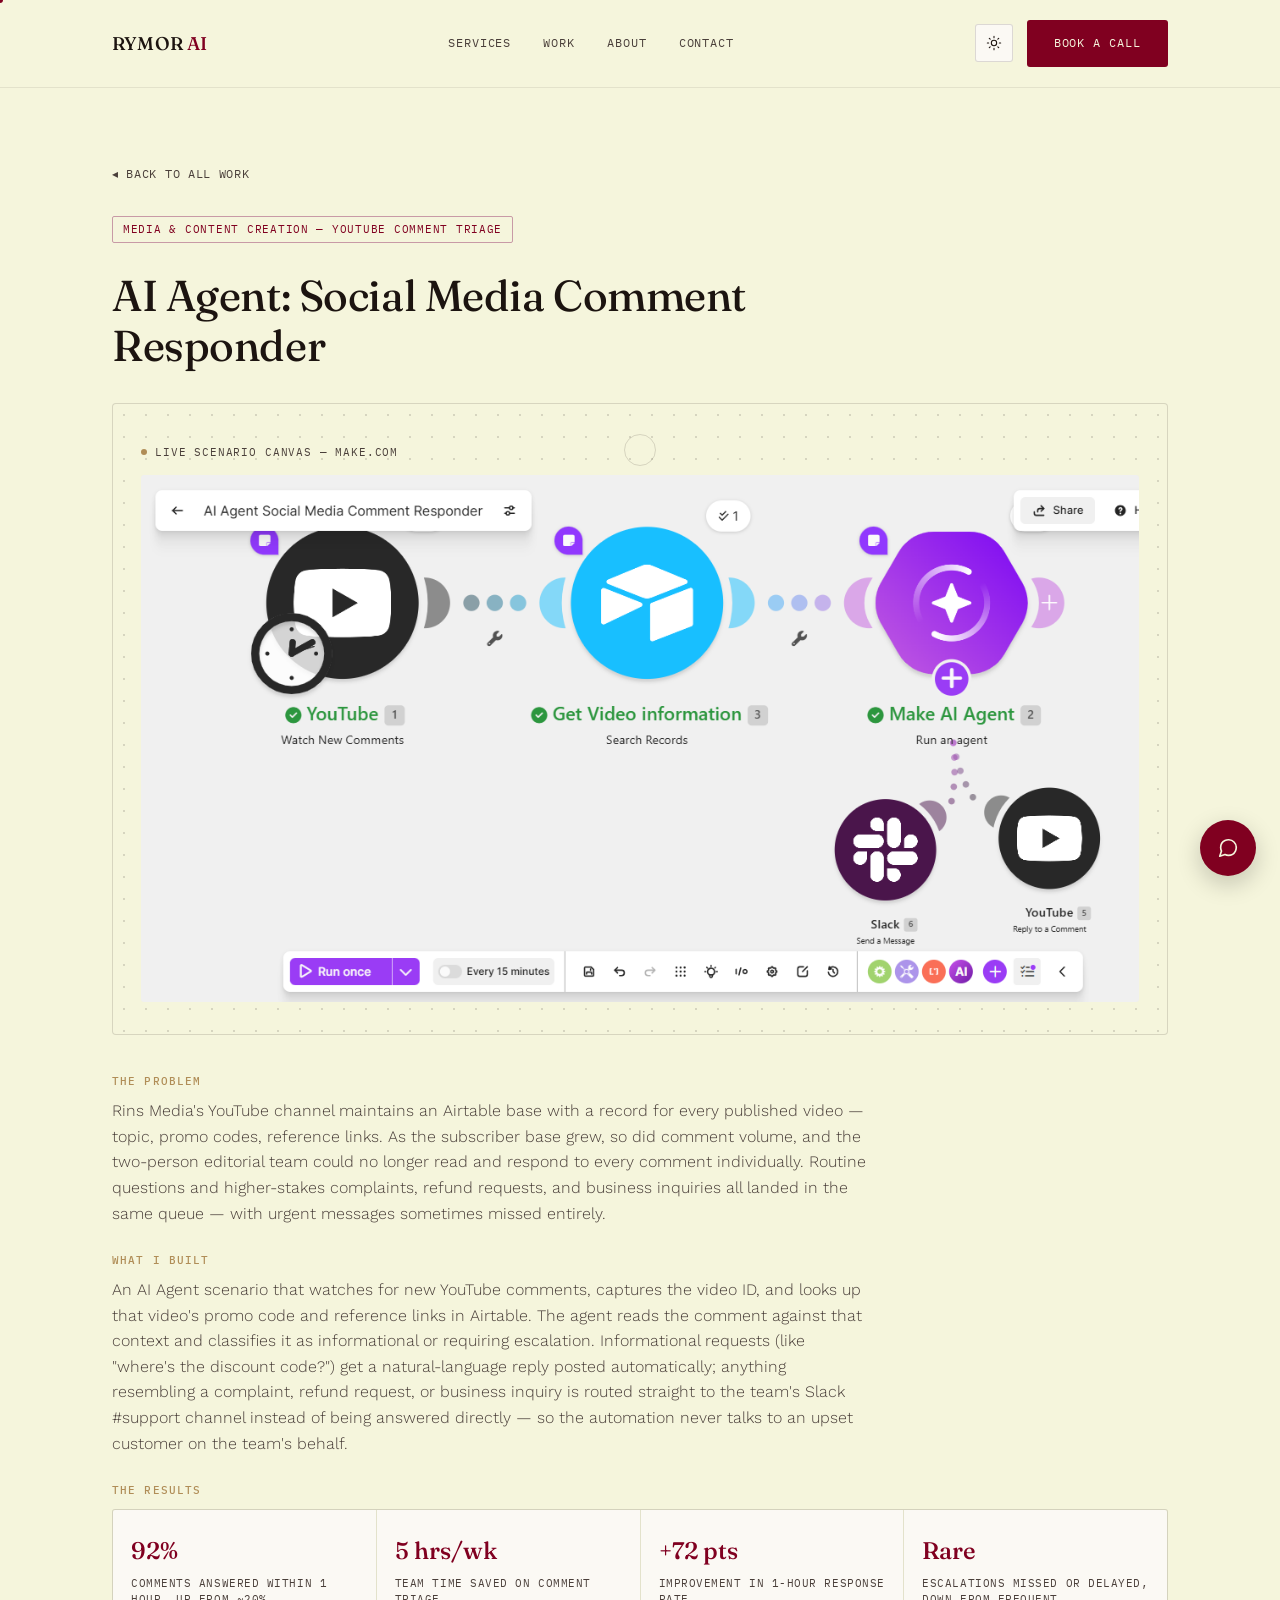
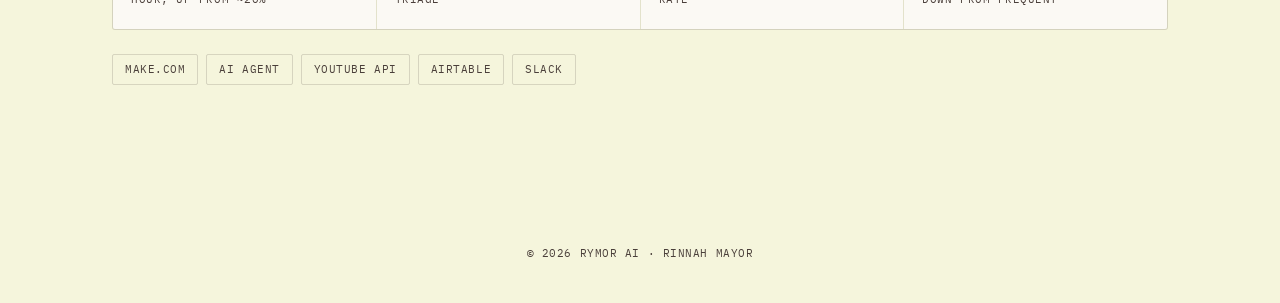
<file: case-comment-responder.html>
<!DOCTYPE html>
<html lang="en">
<head>
<meta charset="UTF-8">
<meta name="viewport" content="width=device-width, initial-scale=1.0">
<title>AI Agent: Social Media Comment Responder — Rymor AI Case Study</title>
<meta name="description" content="An AI agent that reads YouTube comments, decides what's routine vs. urgent, and only escalates what actually needs a human.">
<link rel="preconnect" href="https://fonts.googleapis.com">
<link rel="preconnect" href="https://fonts.gstatic.com" crossorigin>
<link href="https://fonts.googleapis.com/css2?family=Fraunces:ital,opsz,wght@0,9..144,300;0,9..144,450;0,9..144,600;1,9..144,400;1,9..144,500&family=Work+Sans:wght@300;400;500;600&family=IBM+Plex+Mono:wght@400;500&display=swap" rel="stylesheet">
<link rel="stylesheet" href="assets/style.css">
</head>
<body>

<div id="cursorDot"></div>
<div id="cursorRing"></div>

<nav>
  <div class="nav-inner">
    <a href="index.html#top" class="logo">RYMOR <span>AI</span></a>
    <div class="nav-links">
      <a href="index.html#services">Services</a>
      <a href="index.html#work">Work</a>
      <a href="index.html#about">About</a>
      <a href="index.html#contact">Contact</a>
    </div>
    <div style="display:flex; align-items:center; gap:14px;">
      <button class="theme-toggle" id="themeToggle" aria-label="Toggle dark mode">
        <svg id="iconSun" viewBox="0 0 24 24" fill="none" stroke-width="1.6" stroke-linecap="round"><circle cx="12" cy="12" r="4"/><path d="M12 2v2M12 20v2M4.9 4.9l1.4 1.4M17.7 17.7l1.4 1.4M2 12h2M20 12h2M4.9 19.1l1.4-1.4M17.7 6.3l1.4-1.4"/></svg>
        <svg id="iconMoon" viewBox="0 0 24 24" fill="none" stroke-width="1.6" stroke-linecap="round" style="display:none;"><path d="M20 14.5A8.5 8.5 0 1 1 9.5 4a7 7 0 0 0 10.5 10.5Z"/></svg>
      </button>
      <a href="https://calendly.com/rymorai/discovery-call" target="_blank" class="btn btn-primary nav-cta">Book a call</a>
    </div>
  </div>
</nav>

<main>
  <section class="page-detail wrap">
    <a class="back-link" href="index.html#work">◂ Back to all work</a>

    <div class="detail-head">
      <span class="case-card-tag">Media &amp; Content Creation — YouTube Comment Triage</span>
      <h2>AI Agent: Social Media Comment Responder</h2>
    </div>

    <div class="detail-media">
      <div class="detail-media-label"><span class="thread-dot"></span>Live scenario canvas — Make.com</div>
      <img src="assets/AI%20Agent%20for%20Inventory%20and%20Order%20Management.png" alt="AI Agent Social Media Comment Responder scenario built in Make.com">
    </div>

    <div class="detail-text">
      <h4>The Problem</h4>
      <p>Rins Media's YouTube channel maintains an Airtable base with a record for every published video — topic, promo codes, reference links. As the subscriber base grew, so did comment volume, and the two-person editorial team could no longer read and respond to every comment individually. Routine questions and higher-stakes complaints, refund requests, and business inquiries all landed in the same queue — with urgent messages sometimes missed entirely.</p>
      <h4>What I Built</h4>
      <p>An AI Agent scenario that watches for new YouTube comments, captures the video ID, and looks up that video's promo code and reference links in Airtable. The agent reads the comment against that context and classifies it as informational or requiring escalation. Informational requests (like "where's the discount code?") get a natural-language reply posted automatically; anything resembling a complaint, refund request, or business inquiry is routed straight to the team's Slack #support channel instead of being answered directly — so the automation never talks to an upset customer on the team's behalf.</p>
    </div>

    <h4 class="section-label" style="margin-top:28px;">The Results</h4>
    <div class="stats-grid">
      <div class="stat"><span class="num">92%</span><span class="label">Comments answered within 1 hour, up from ~20%</span></div>
      <div class="stat"><span class="num">5 hrs/wk</span><span class="label">Team time saved on comment triage</span></div>
      <div class="stat"><span class="num">+72 pts</span><span class="label">Improvement in 1-hour response rate</span></div>
      <div class="stat"><span class="num">Rare</span><span class="label">Escalations missed or delayed, down from frequent</span></div>
    </div>

    <div class="stack-tags">
      <span class="stack-tag">Make.com</span>
      <span class="stack-tag">AI Agent</span>
      <span class="stack-tag">YouTube API</span>
      <span class="stack-tag">Airtable</span>
      <span class="stack-tag">Slack</span>
    </div>
  </section>
</main>

<footer>
  <p>&copy; 2026 Rymor AI &middot; Rinnah Mayor</p>
</footer>

<!-- AI CHAT WIDGET -->
<button id="chatBubble" aria-label="Open chat">
  <svg viewBox="0 0 24 24" fill="none" stroke="currentColor" stroke-width="1.8" stroke-linecap="round" stroke-linejoin="round"><path d="M21 11.5a8.38 8.38 0 0 1-.9 3.8 8.5 8.5 0 0 1-7.6 4.7 8.38 8.38 0 0 1-3.8-.9L3 21l1.9-5.7a8.38 8.38 0 0 1-.9-3.8 8.5 8.5 0 0 1 4.7-7.6 8.38 8.38 0 0 1 3.8-.9h.5a8.48 8.48 0 0 1 8 8v.5z"/></svg>
</button>
<div id="chatPanel">
  <div class="chat-head">
    <div>
      <div class="t1">Ada &middot; Rymor AI Assistant</div>
      <div class="t2">Usually replies in a few seconds</div>
    </div>
    <button class="chat-close" id="chatClose" aria-label="Close chat">&times;</button>
  </div>
  <div class="chat-body" id="chatBody"></div>
  <a href="https://calendly.com/rymorai/discovery-call" target="_blank" class="chat-cta">Skip ahead &rarr; Book a discovery call</a>
  <form class="chat-input-row" id="chatForm">
    <input type="text" id="chatInput" placeholder="Type a message…" autocomplete="off">
    <button type="submit" id="chatSend">Send</button>
  </form>
</div>

<script src="assets/site.js"></script>
</body>
</html>
</file>
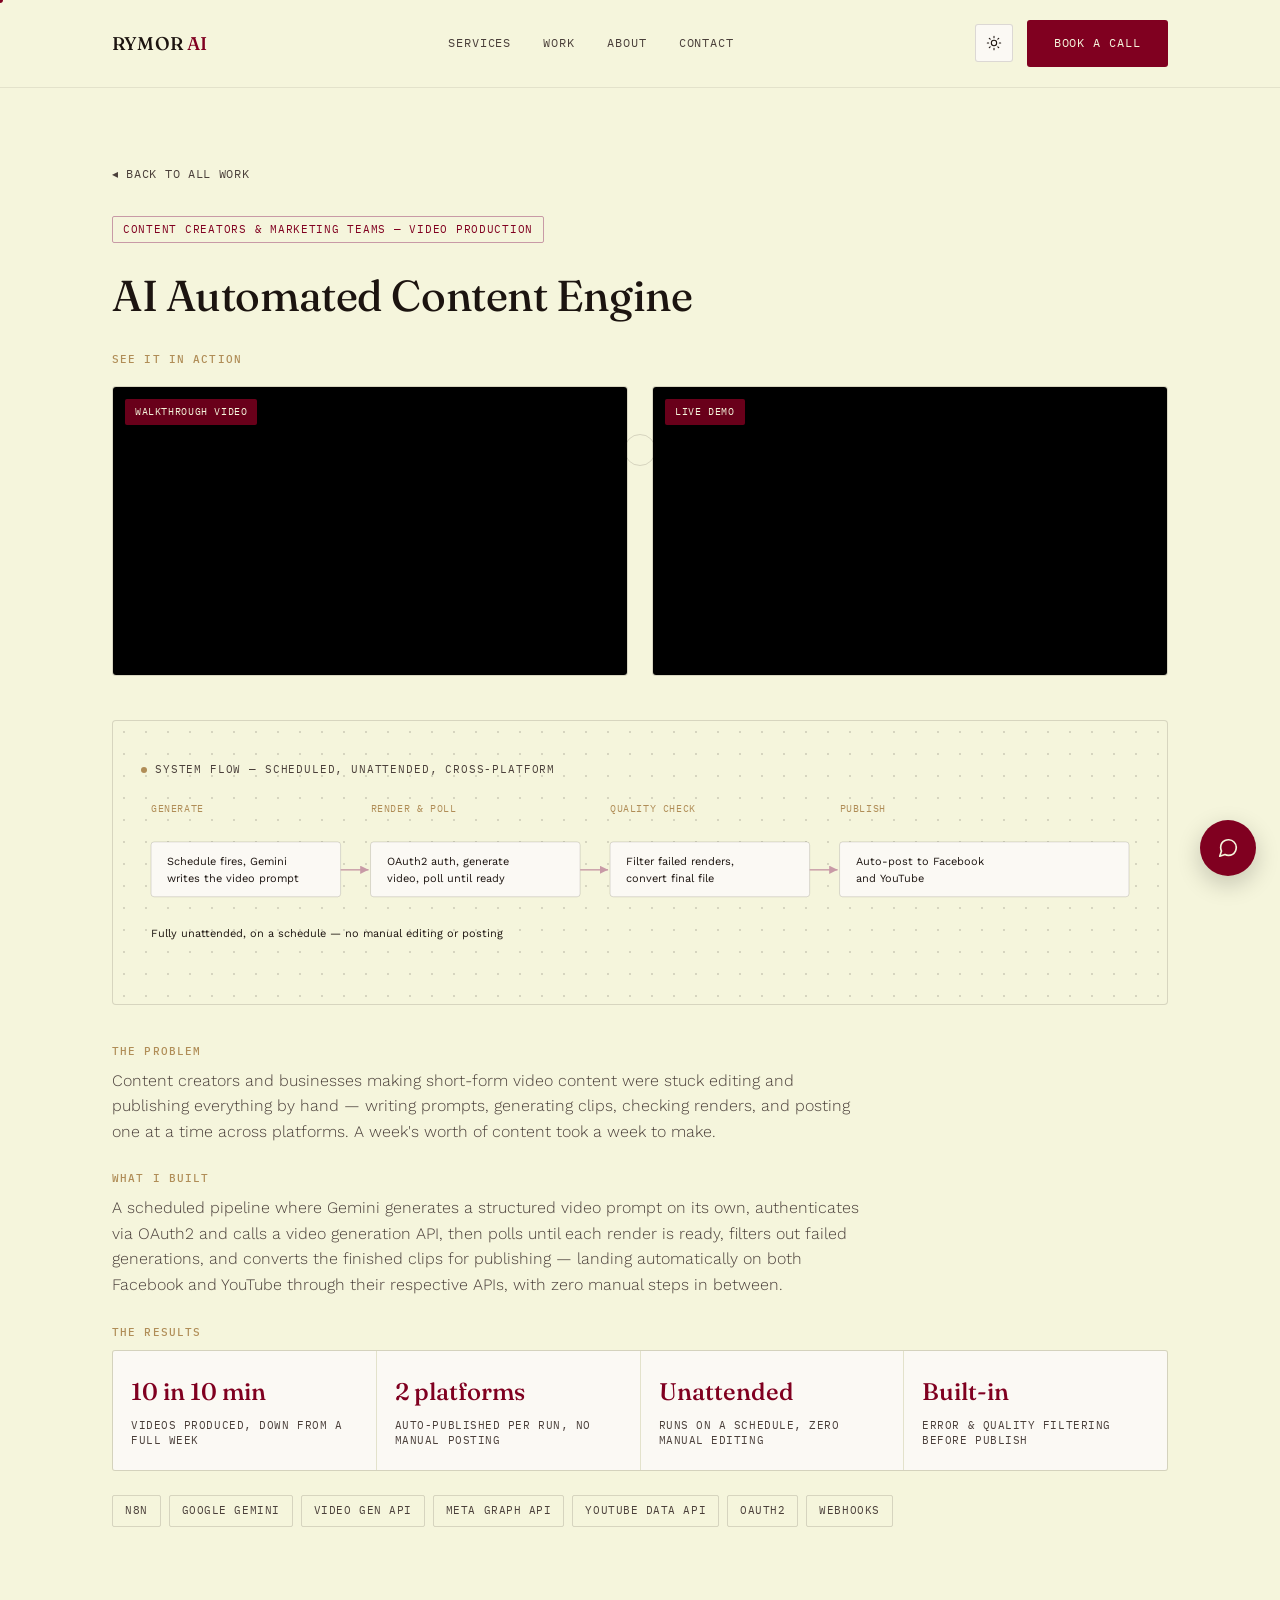
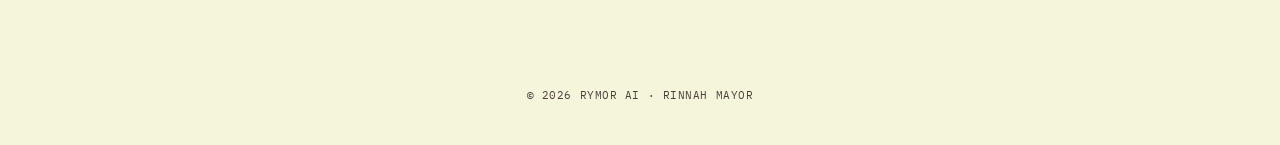
<file: case-content-engine.html>
<!DOCTYPE html>
<html lang="en">
<head>
<meta charset="UTF-8">
<meta name="viewport" content="width=device-width, initial-scale=1.0">
<title>AI Automated Content Engine — Rymor AI Case Study</title>
<meta name="description" content="A scheduled pipeline that writes, renders, quality-checks, and auto-publishes short-form video with zero manual steps.">
<link rel="preconnect" href="https://fonts.googleapis.com">
<link rel="preconnect" href="https://fonts.gstatic.com" crossorigin>
<link href="https://fonts.googleapis.com/css2?family=Fraunces:ital,opsz,wght@0,9..144,300;0,9..144,450;0,9..144,600;1,9..144,400;1,9..144,500&family=Work+Sans:wght@300;400;500;600&family=IBM+Plex+Mono:wght@400;500&display=swap" rel="stylesheet">
<link rel="stylesheet" href="assets/style.css">
</head>
<body>

<div id="cursorDot"></div>
<div id="cursorRing"></div>

<nav>
  <div class="nav-inner">
    <a href="index.html#top" class="logo">RYMOR <span>AI</span></a>
    <div class="nav-links">
      <a href="index.html#services">Services</a>
      <a href="index.html#work">Work</a>
      <a href="index.html#about">About</a>
      <a href="index.html#contact">Contact</a>
    </div>
    <div style="display:flex; align-items:center; gap:14px;">
      <button class="theme-toggle" id="themeToggle" aria-label="Toggle dark mode">
        <svg id="iconSun" viewBox="0 0 24 24" fill="none" stroke-width="1.6" stroke-linecap="round"><circle cx="12" cy="12" r="4"/><path d="M12 2v2M12 20v2M4.9 4.9l1.4 1.4M17.7 17.7l1.4 1.4M2 12h2M20 12h2M4.9 19.1l1.4-1.4M17.7 6.3l1.4-1.4"/></svg>
        <svg id="iconMoon" viewBox="0 0 24 24" fill="none" stroke-width="1.6" stroke-linecap="round" style="display:none;"><path d="M20 14.5A8.5 8.5 0 1 1 9.5 4a7 7 0 0 0 10.5 10.5Z"/></svg>
      </button>
      <a href="https://calendly.com/rymorai/discovery-call" target="_blank" class="btn btn-primary nav-cta">Book a call</a>
    </div>
  </div>
</nav>

<main>
  <section class="page-detail wrap">
    <a class="back-link" href="index.html#work">◂ Back to all work</a>

    <div class="detail-head">
      <span class="case-card-tag">Content Creators &amp; Marketing Teams — Video Production</span>
      <h2>AI Automated Content Engine</h2>
    </div>

    <!-- VIDEOS FIRST -->
    <div class="video-section">
      <h4 class="section-label">See it in action</h4>
      <div class="video-grid">
        <div class="video-slot has-video">
          <span class="video-slot-tag">Walkthrough Video</span>
          <iframe src="https://www.youtube.com/embed/o4_cFusyJ1M" title="AI Automated Content Engine — Walkthrough Video" allow="accelerometer; autoplay; clipboard-write; encrypted-media; gyroscope; picture-in-picture; web-share" allowfullscreen></iframe>
        </div>
        <div class="video-slot has-video">
          <span class="video-slot-tag">Live Demo</span>
          <iframe src="https://www.youtube.com/embed/Zy4nw67hGrw" title="AI Automated Content Engine — Live Demo" allow="accelerometer; autoplay; clipboard-write; encrypted-media; gyroscope; picture-in-picture; web-share" allowfullscreen></iframe>
        </div>
      </div>
    </div>

    <div class="detail-media" style="margin-top:44px;">
      <div class="detail-media-label"><span class="thread-dot"></span>System flow — scheduled, unattended, cross-platform</div>
      <svg viewBox="0 0 1000 180" xmlns="http://www.w3.org/2000/svg">
        <style>
          .ph-label3{font-family:'IBM Plex Mono',monospace; font-size:10px; letter-spacing:0.06em; fill:var(--thread); text-transform:uppercase;}
          .nd3{fill:var(--card); stroke:var(--border); stroke-width:1;}
          .nd-txt3{font-family:'Work Sans',sans-serif; font-size:11px; fill:var(--text);}
          .arrow3{stroke:var(--accent-soft); stroke-width:1.4; fill:none;}
        </style>
        <text x="10" y="20" class="ph-label3">Generate</text>
        <text x="230" y="20" class="ph-label3">Render &amp; poll</text>
        <text x="470" y="20" class="ph-label3">Quality check</text>
        <text x="700" y="20" class="ph-label3">Publish</text>
        <rect x="10" y="50" width="190" height="55" rx="3" class="nd3"/>
        <text x="26" y="73" class="nd-txt3">Schedule fires, Gemini</text>
        <text x="26" y="90" class="nd-txt3">writes the video prompt</text>
        <rect x="230" y="50" width="210" height="55" rx="3" class="nd3"/>
        <text x="246" y="73" class="nd-txt3">OAuth2 auth, generate</text>
        <text x="246" y="90" class="nd-txt3">video, poll until ready</text>
        <rect x="470" y="50" width="200" height="55" rx="3" class="nd3"/>
        <text x="486" y="73" class="nd-txt3">Filter failed renders,</text>
        <text x="486" y="90" class="nd-txt3">convert final file</text>
        <rect x="700" y="50" width="290" height="55" rx="3" class="nd3"/>
        <text x="716" y="73" class="nd-txt3">Auto-post to Facebook</text>
        <text x="716" y="90" class="nd-txt3">and YouTube</text>
        <path d="M200 78 L228 78" class="arrow3" marker-end="url(#arrowC)"/>
        <path d="M440 78 L468 78" class="arrow3" marker-end="url(#arrowC)"/>
        <path d="M670 78 L698 78" class="arrow3" marker-end="url(#arrowC)"/>
        <text x="10" y="145" class="nd-txt3" fill="var(--text-soft)" font-size="11">Fully unattended, on a schedule — no manual editing or posting</text>
        <defs>
          <marker id="arrowC" markerWidth="8" markerHeight="8" refX="6" refY="3" orient="auto">
            <path d="M0,0 L6,3 L0,6 Z" fill="var(--accent-soft)"/>
          </marker>
        </defs>
      </svg>
    </div>

    <div class="detail-text">
      <h4>The Problem</h4>
      <p>Content creators and businesses making short-form video content were stuck editing and publishing everything by hand — writing prompts, generating clips, checking renders, and posting one at a time across platforms. A week's worth of content took a week to make.</p>
      <h4>What I Built</h4>
      <p>A scheduled pipeline where Gemini generates a structured video prompt on its own, authenticates via OAuth2 and calls a video generation API, then polls until each render is ready, filters out failed generations, and converts the finished clips for publishing — landing automatically on both Facebook and YouTube through their respective APIs, with zero manual steps in between.</p>
    </div>

    <h4 class="section-label" style="margin-top:28px;">The Results</h4>
    <div class="stats-grid">
      <div class="stat"><span class="num">10 in 10 min</span><span class="label">Videos produced, down from a full week</span></div>
      <div class="stat"><span class="num">2 platforms</span><span class="label">Auto-published per run, no manual posting</span></div>
      <div class="stat"><span class="num">Unattended</span><span class="label">Runs on a schedule, zero manual editing</span></div>
      <div class="stat"><span class="num">Built-in</span><span class="label">Error &amp; quality filtering before publish</span></div>
    </div>

    <div class="stack-tags">
      <span class="stack-tag">n8n</span>
      <span class="stack-tag">Google Gemini</span>
      <span class="stack-tag">Video Gen API</span>
      <span class="stack-tag">Meta Graph API</span>
      <span class="stack-tag">YouTube Data API</span>
      <span class="stack-tag">OAuth2</span>
      <span class="stack-tag">Webhooks</span>
    </div>
  </section>
</main>

<footer>
  <p>&copy; 2026 Rymor AI &middot; Rinnah Mayor</p>
</footer>

<!-- AI CHAT WIDGET -->
<button id="chatBubble" aria-label="Open chat">
  <svg viewBox="0 0 24 24" fill="none" stroke="currentColor" stroke-width="1.8" stroke-linecap="round" stroke-linejoin="round"><path d="M21 11.5a8.38 8.38 0 0 1-.9 3.8 8.5 8.5 0 0 1-7.6 4.7 8.38 8.38 0 0 1-3.8-.9L3 21l1.9-5.7a8.38 8.38 0 0 1-.9-3.8 8.5 8.5 0 0 1 4.7-7.6 8.38 8.38 0 0 1 3.8-.9h.5a8.48 8.48 0 0 1 8 8v.5z"/></svg>
</button>
<div id="chatPanel">
  <div class="chat-head">
    <div>
      <div class="t1">Ada &middot; Rymor AI Assistant</div>
      <div class="t2">Usually replies in a few seconds</div>
    </div>
    <button class="chat-close" id="chatClose" aria-label="Close chat">&times;</button>
  </div>
  <div class="chat-body" id="chatBody"></div>
  <a href="https://calendly.com/rymorai/discovery-call" target="_blank" class="chat-cta">Skip ahead &rarr; Book a discovery call</a>
  <form class="chat-input-row" id="chatForm">
    <input type="text" id="chatInput" placeholder="Type a message…" autocomplete="off">
    <button type="submit" id="chatSend">Send</button>
  </form>
</div>

<script src="assets/site.js"></script>
</body>
</html>
</file>
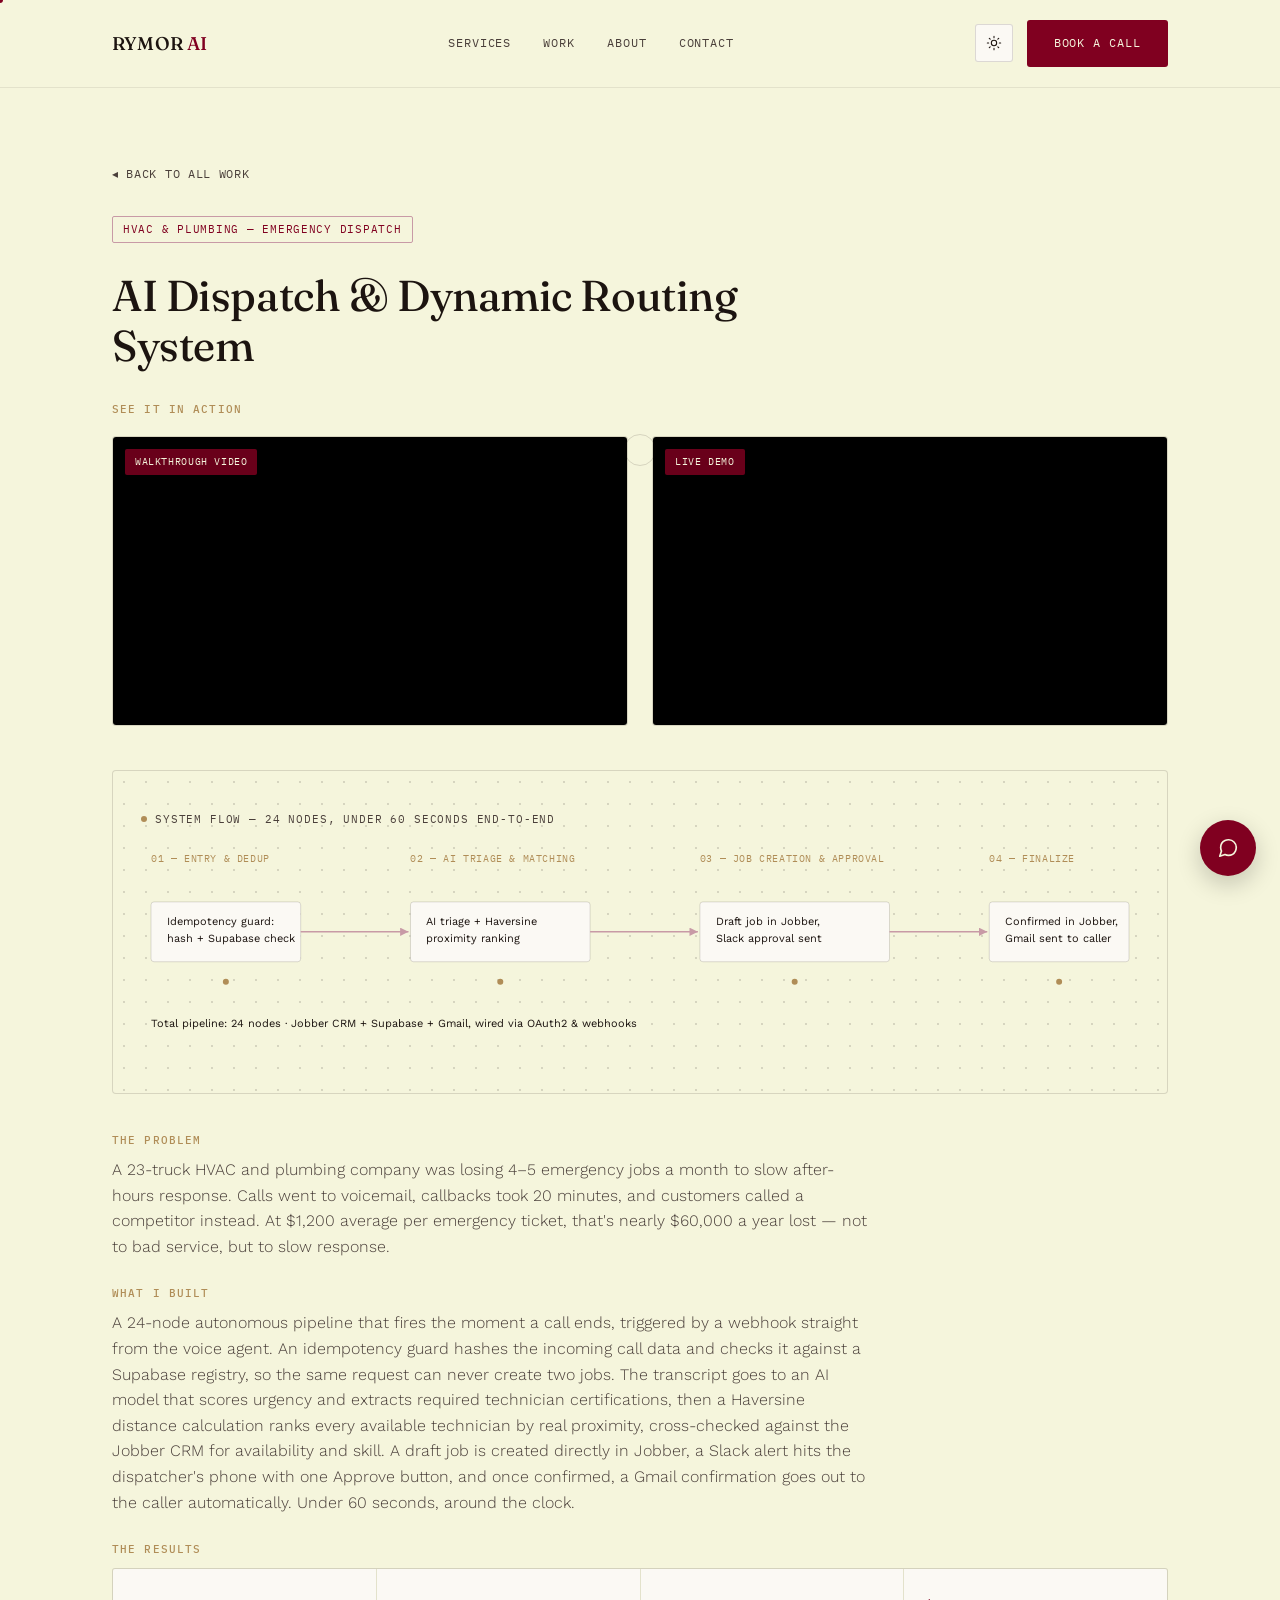
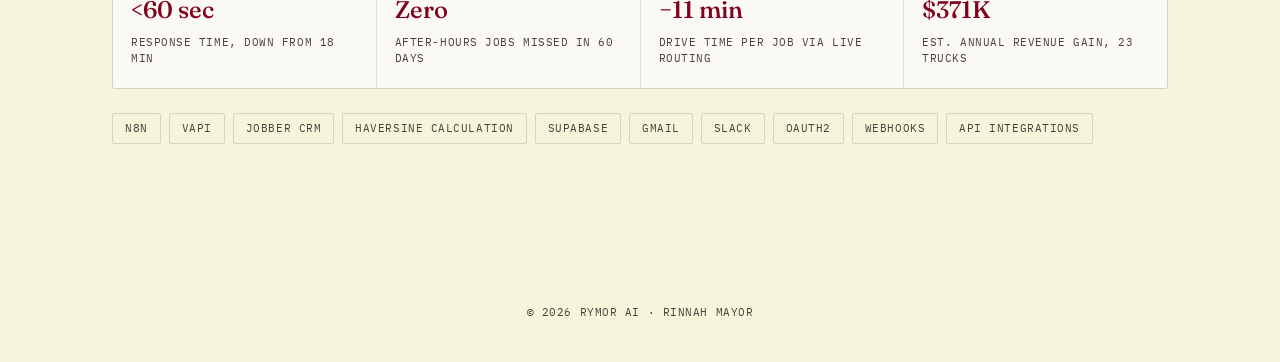
<file: case-dispatch.html>
<!DOCTYPE html>
<html lang="en">
<head>
<meta charset="UTF-8">
<meta name="viewport" content="width=device-width, initial-scale=1.0">
<title>AI Dispatch &amp; Dynamic Routing System — Rymor AI Case Study</title>
<meta name="description" content="A 24-node n8n pipeline that triages, ranks, and dispatches emergency HVAC & plumbing jobs in under 60 seconds, around the clock.">
<link rel="preconnect" href="https://fonts.googleapis.com">
<link rel="preconnect" href="https://fonts.gstatic.com" crossorigin>
<link href="https://fonts.googleapis.com/css2?family=Fraunces:ital,opsz,wght@0,9..144,300;0,9..144,450;0,9..144,600;1,9..144,400;1,9..144,500&family=Work+Sans:wght@300;400;500;600&family=IBM+Plex+Mono:wght@400;500&display=swap" rel="stylesheet">
<link rel="stylesheet" href="assets/style.css">
</head>
<body>

<div id="cursorDot"></div>
<div id="cursorRing"></div>

<nav>
  <div class="nav-inner">
    <a href="index.html#top" class="logo">RYMOR <span>AI</span></a>
    <div class="nav-links">
      <a href="index.html#services">Services</a>
      <a href="index.html#work">Work</a>
      <a href="index.html#about">About</a>
      <a href="index.html#contact">Contact</a>
    </div>
    <div style="display:flex; align-items:center; gap:14px;">
      <button class="theme-toggle" id="themeToggle" aria-label="Toggle dark mode">
        <svg id="iconSun" viewBox="0 0 24 24" fill="none" stroke-width="1.6" stroke-linecap="round"><circle cx="12" cy="12" r="4"/><path d="M12 2v2M12 20v2M4.9 4.9l1.4 1.4M17.7 17.7l1.4 1.4M2 12h2M20 12h2M4.9 19.1l1.4-1.4M17.7 6.3l1.4-1.4"/></svg>
        <svg id="iconMoon" viewBox="0 0 24 24" fill="none" stroke-width="1.6" stroke-linecap="round" style="display:none;"><path d="M20 14.5A8.5 8.5 0 1 1 9.5 4a7 7 0 0 0 10.5 10.5Z"/></svg>
      </button>
      <a href="https://calendly.com/rymorai/discovery-call" target="_blank" class="btn btn-primary nav-cta">Book a call</a>
    </div>
  </div>
</nav>

<main>
  <section class="page-detail wrap">
    <a class="back-link" href="index.html#work">◂ Back to all work</a>

    <div class="detail-head">
      <span class="case-card-tag">HVAC &amp; Plumbing — Emergency Dispatch</span>
      <h2>AI Dispatch &amp; Dynamic Routing System</h2>
    </div>

    <!-- VIDEOS FIRST -->
    <div class="video-section">
      <h4 class="section-label">See it in action</h4>
      <div class="video-grid">
        <div class="video-slot has-video">
          <span class="video-slot-tag">Walkthrough Video</span>
          <iframe src="https://www.youtube.com/embed/QmSNBMqO0I4" title="AI Dispatch &amp; Dynamic Routing System — Walkthrough Video" allow="accelerometer; autoplay; clipboard-write; encrypted-media; gyroscope; picture-in-picture; web-share" allowfullscreen></iframe>
        </div>
        <div class="video-slot has-video">
          <span class="video-slot-tag">Live Demo</span>
          <iframe src="https://www.youtube.com/embed/o6fd8QBXras" title="AI Dispatch &amp; Dynamic Routing System — Live Demo" allow="accelerometer; autoplay; clipboard-write; encrypted-media; gyroscope; picture-in-picture; web-share" allowfullscreen></iframe>
        </div>
      </div>
    </div>

    <div class="detail-media" style="margin-top:44px;">
      <div class="detail-media-label"><span class="thread-dot"></span>System flow — 24 nodes, under 60 seconds end-to-end</div>
      <svg viewBox="0 0 1000 220" xmlns="http://www.w3.org/2000/svg">
        <style>
          .ph-label{font-family:'IBM Plex Mono',monospace; font-size:10px; letter-spacing:0.06em; fill:var(--thread); text-transform:uppercase;}
          .nd{fill:var(--card); stroke:var(--border); stroke-width:1;}
          .nd-txt{font-family:'Work Sans',sans-serif; font-size:11px; fill:var(--text);}
          .arrow{stroke:var(--accent-soft); stroke-width:1.4; fill:none;}
          .dot{fill:var(--thread);}
        </style>
        <text x="10" y="20" class="ph-label">01 — Entry &amp; Dedup</text>
        <text x="270" y="20" class="ph-label">02 — AI Triage &amp; Matching</text>
        <text x="560" y="20" class="ph-label">03 — Job Creation &amp; Approval</text>
        <text x="850" y="20" class="ph-label">04 — Finalize</text>
        <rect x="10" y="60" width="150" height="60" rx="3" class="nd"/>
        <text x="26" y="83" class="nd-txt">Idempotency guard:</text>
        <text x="26" y="100" class="nd-txt">hash + Supabase check</text>
        <rect x="270" y="60" width="180" height="60" rx="3" class="nd"/>
        <text x="286" y="83" class="nd-txt">AI triage + Haversine</text>
        <text x="286" y="100" class="nd-txt">proximity ranking</text>
        <rect x="560" y="60" width="190" height="60" rx="3" class="nd"/>
        <text x="576" y="83" class="nd-txt">Draft job in Jobber,</text>
        <text x="576" y="100" class="nd-txt">Slack approval sent</text>
        <rect x="850" y="60" width="140" height="60" rx="3" class="nd"/>
        <text x="866" y="83" class="nd-txt">Confirmed in Jobber,</text>
        <text x="866" y="100" class="nd-txt">Gmail sent to caller</text>
        <path d="M160 90 L268 90" class="arrow" marker-end="url(#arrowD)"/>
        <path d="M450 90 L558 90" class="arrow" marker-end="url(#arrowD)"/>
        <path d="M750 90 L848 90" class="arrow" marker-end="url(#arrowD)"/>
        <circle cx="85" cy="140" r="3" class="dot"/>
        <circle cx="360" cy="140" r="3" class="dot"/>
        <circle cx="655" cy="140" r="3" class="dot"/>
        <circle cx="920" cy="140" r="3" class="dot"/>
        <text x="10" y="185" class="nd-txt" fill="var(--text-soft)" font-size="11">Total pipeline: 24 nodes · Jobber CRM + Supabase + Gmail, wired via OAuth2 &amp; webhooks</text>
        <defs>
          <marker id="arrowD" markerWidth="8" markerHeight="8" refX="6" refY="3" orient="auto">
            <path d="M0,0 L6,3 L0,6 Z" fill="var(--accent-soft)"/>
          </marker>
        </defs>
      </svg>
    </div>

    <div class="detail-text">
      <h4>The Problem</h4>
      <p>A 23-truck HVAC and plumbing company was losing 4–5 emergency jobs a month to slow after-hours response. Calls went to voicemail, callbacks took 20 minutes, and customers called a competitor instead. At $1,200 average per emergency ticket, that's nearly $60,000 a year lost — not to bad service, but to slow response.</p>
      <h4>What I Built</h4>
      <p>A 24-node autonomous pipeline that fires the moment a call ends, triggered by a webhook straight from the voice agent. An idempotency guard hashes the incoming call data and checks it against a Supabase registry, so the same request can never create two jobs. The transcript goes to an AI model that scores urgency and extracts required technician certifications, then a Haversine distance calculation ranks every available technician by real proximity, cross-checked against the Jobber CRM for availability and skill. A draft job is created directly in Jobber, a Slack alert hits the dispatcher's phone with one Approve button, and once confirmed, a Gmail confirmation goes out to the caller automatically. Under 60 seconds, around the clock.</p>
    </div>

    <h4 class="section-label" style="margin-top:28px;">The Results</h4>
    <div class="stats-grid">
      <div class="stat"><span class="num">&lt;60 sec</span><span class="label">Response time, down from 18 min</span></div>
      <div class="stat"><span class="num">Zero</span><span class="label">After-hours jobs missed in 60 days</span></div>
      <div class="stat"><span class="num">−11 min</span><span class="label">Drive time per job via live routing</span></div>
      <div class="stat"><span class="num">$371K</span><span class="label">Est. annual revenue gain, 23 trucks</span></div>
    </div>

    <div class="stack-tags">
      <span class="stack-tag">n8n</span>
      <span class="stack-tag">Vapi</span>
      <span class="stack-tag">Jobber CRM</span>
      <span class="stack-tag">Haversine Calculation</span>
      <span class="stack-tag">Supabase</span>
      <span class="stack-tag">Gmail</span>
      <span class="stack-tag">Slack</span>
      <span class="stack-tag">OAuth2</span>
      <span class="stack-tag">Webhooks</span>
      <span class="stack-tag">API Integrations</span>
    </div>
  </section>
</main>

<footer>
  <p>&copy; 2026 Rymor AI &middot; Rinnah Mayor</p>
</footer>

<!-- AI CHAT WIDGET -->
<button id="chatBubble" aria-label="Open chat">
  <svg viewBox="0 0 24 24" fill="none" stroke="currentColor" stroke-width="1.8" stroke-linecap="round" stroke-linejoin="round"><path d="M21 11.5a8.38 8.38 0 0 1-.9 3.8 8.5 8.5 0 0 1-7.6 4.7 8.38 8.38 0 0 1-3.8-.9L3 21l1.9-5.7a8.38 8.38 0 0 1-.9-3.8 8.5 8.5 0 0 1 4.7-7.6 8.38 8.38 0 0 1 3.8-.9h.5a8.48 8.48 0 0 1 8 8v.5z"/></svg>
</button>
<div id="chatPanel">
  <div class="chat-head">
    <div>
      <div class="t1">Ada &middot; Rymor AI Assistant</div>
      <div class="t2">Usually replies in a few seconds</div>
    </div>
    <button class="chat-close" id="chatClose" aria-label="Close chat">&times;</button>
  </div>
  <div class="chat-body" id="chatBody"></div>
  <a href="https://calendly.com/rymorai/discovery-call" target="_blank" class="chat-cta">Skip ahead &rarr; Book a discovery call</a>
  <form class="chat-input-row" id="chatForm">
    <input type="text" id="chatInput" placeholder="Type a message…" autocomplete="off">
    <button type="submit" id="chatSend">Send</button>
  </form>
</div>

<script src="assets/site.js"></script>
</body>
</html>
</file>
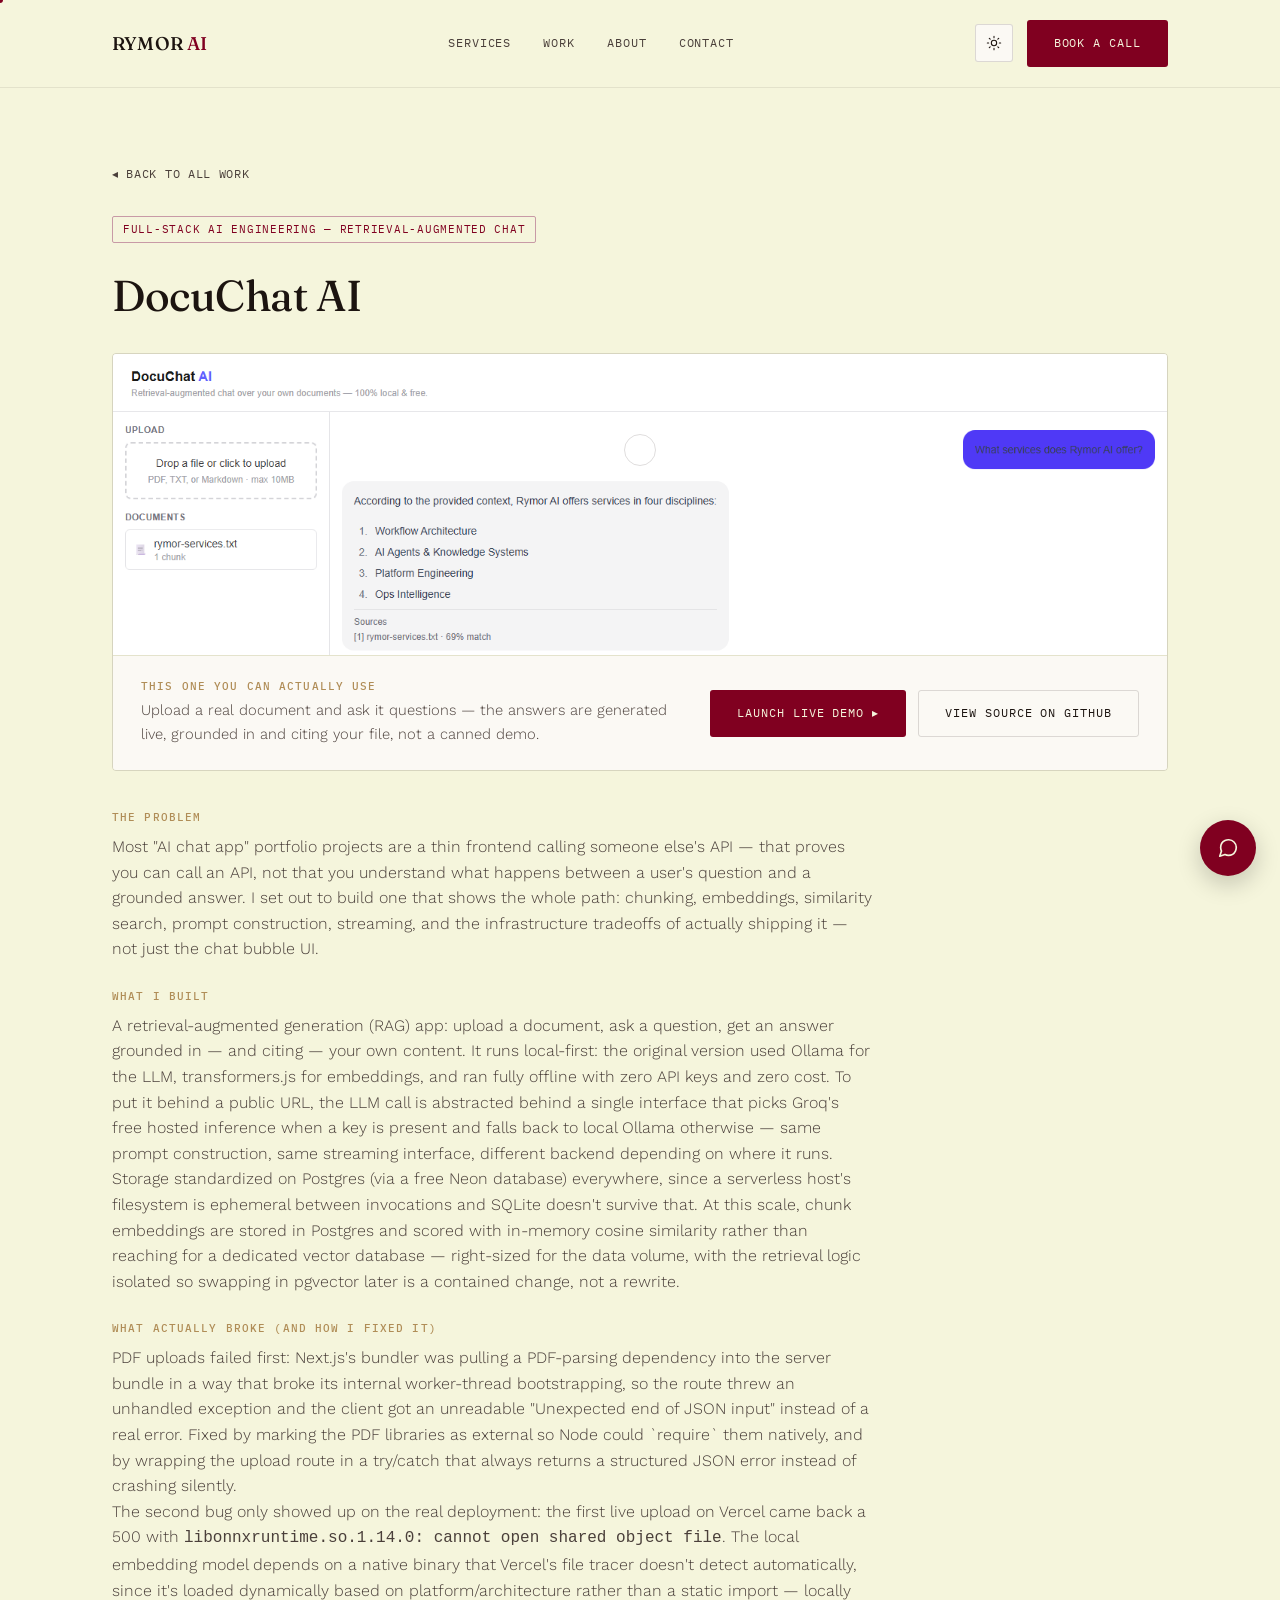
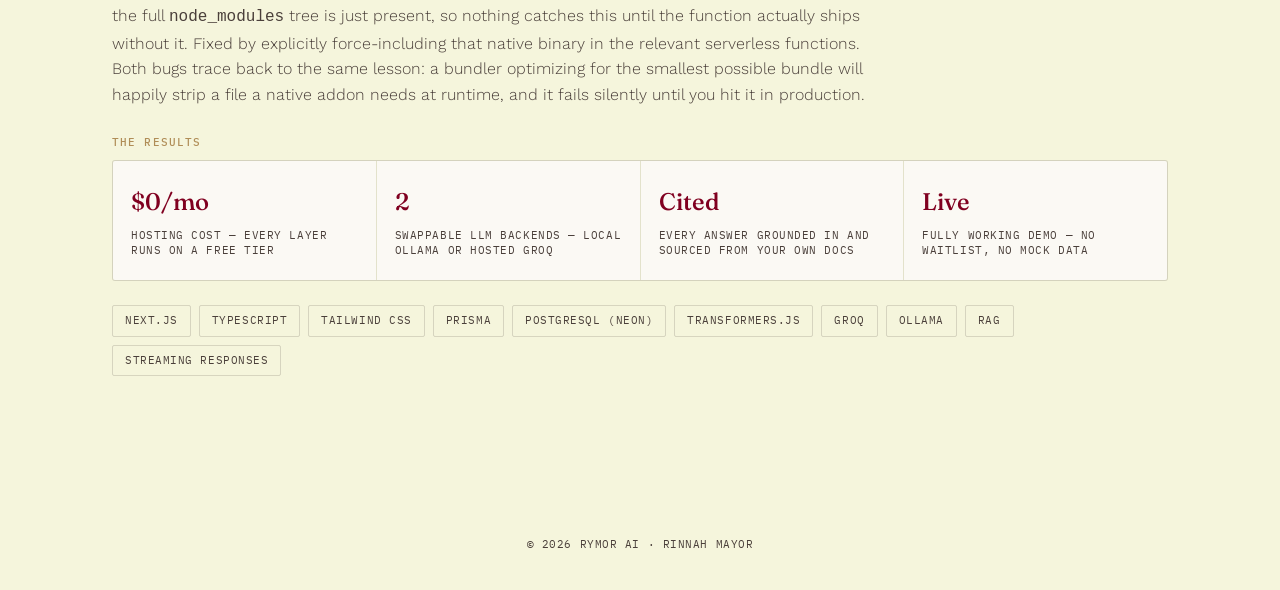
<file: case-documind.html>
<!DOCTYPE html>
<html lang="en">
<head>
<meta charset="UTF-8">
<meta name="viewport" content="width=device-width, initial-scale=1.0">
<title>DocuChat AI — Rymor AI Case Study</title>
<meta name="description" content="A full-stack retrieval-augmented generation app: upload a document, chat with an AI that answers only from it, with cited sources. Live, working demo.">
<link rel="preconnect" href="https://fonts.googleapis.com">
<link rel="preconnect" href="https://fonts.gstatic.com" crossorigin>
<link href="https://fonts.googleapis.com/css2?family=Fraunces:ital,opsz,wght@0,9..144,300;0,9..144,450;0,9..144,600;1,9..144,400;1,9..144,500&family=Work+Sans:wght@300;400;500;600&family=IBM+Plex+Mono:wght@400;500&display=swap" rel="stylesheet">
<link rel="stylesheet" href="assets/style.css">
</head>
<body>

<div id="cursorDot"></div>
<div id="cursorRing"></div>

<nav>
  <div class="nav-inner">
    <a href="index.html#top" class="logo">RYMOR <span>AI</span></a>
    <div class="nav-links">
      <a href="index.html#services">Services</a>
      <a href="index.html#work">Work</a>
      <a href="index.html#about">About</a>
      <a href="index.html#contact">Contact</a>
    </div>
    <div style="display:flex; align-items:center; gap:14px;">
      <button class="theme-toggle" id="themeToggle" aria-label="Toggle dark mode">
        <svg id="iconSun" viewBox="0 0 24 24" fill="none" stroke-width="1.6" stroke-linecap="round"><circle cx="12" cy="12" r="4"/><path d="M12 2v2M12 20v2M4.9 4.9l1.4 1.4M17.7 17.7l1.4 1.4M2 12h2M20 12h2M4.9 19.1l1.4-1.4M17.7 6.3l1.4-1.4"/></svg>
        <svg id="iconMoon" viewBox="0 0 24 24" fill="none" stroke-width="1.6" stroke-linecap="round" style="display:none;"><path d="M20 14.5A8.5 8.5 0 1 1 9.5 4a7 7 0 0 0 10.5 10.5Z"/></svg>
      </button>
      <a href="https://calendly.com/rymorai/discovery-call" target="_blank" class="btn btn-primary nav-cta">Book a call</a>
    </div>
  </div>
</nav>

<main>
  <section class="page-detail wrap">
    <a class="back-link" href="index.html#work">◂ Back to all work</a>

    <div class="detail-head">
      <span class="case-card-tag">Full-Stack AI Engineering — Retrieval-Augmented Chat</span>
      <h2>DocuChat AI</h2>
    </div>

    <!-- LIVE, USABLE DEMO — front and center, not a video -->
    <div class="live-demo-callout">
      <img class="live-demo-shot" src="assets/DocuChat%20AI.png" alt="DocuChat AI live app — upload panel, document list, and chat interface">
      <div class="live-demo-body">
        <div class="live-demo-text">
          <h4>This one you can actually use</h4>
          <p>Upload a real document and ask it questions — the answers are generated live, grounded in and citing your file, not a canned demo.</p>
        </div>
        <div class="live-demo-ctas">
          <a href="https://documind-ai-silk.vercel.app" target="_blank" rel="noopener" class="btn btn-primary">Launch Live Demo ▸</a>
          <a href="https://github.com/RinnahM/documind-ai" target="_blank" rel="noopener" class="btn btn-ghost">View Source on GitHub</a>
        </div>
      </div>
    </div>

    <div class="detail-text">
      <h4>The Problem</h4>
      <p>Most "AI chat app" portfolio projects are a thin frontend calling someone else's API — that proves you can call an API, not that you understand what happens between a user's question and a grounded answer. I set out to build one that shows the whole path: chunking, embeddings, similarity search, prompt construction, streaming, and the infrastructure tradeoffs of actually shipping it — not just the chat bubble UI.</p>
      <h4>What I Built</h4>
      <p>A retrieval-augmented generation (RAG) app: upload a document, ask a question, get an answer grounded in — and citing — your own content. It runs local-first: the original version used Ollama for the LLM, transformers.js for embeddings, and ran fully offline with zero API keys and zero cost. To put it behind a public URL, the LLM call is abstracted behind a single interface that picks Groq's free hosted inference when a key is present and falls back to local Ollama otherwise — same prompt construction, same streaming interface, different backend depending on where it runs. Storage standardized on Postgres (via a free Neon database) everywhere, since a serverless host's filesystem is ephemeral between invocations and SQLite doesn't survive that. At this scale, chunk embeddings are stored in Postgres and scored with in-memory cosine similarity rather than reaching for a dedicated vector database — right-sized for the data volume, with the retrieval logic isolated so swapping in pgvector later is a contained change, not a rewrite.</p>
      <h4>What Actually Broke (And How I Fixed It)</h4>
      <p>PDF uploads failed first: Next.js's bundler was pulling a PDF-parsing dependency into the server bundle in a way that broke its internal worker-thread bootstrapping, so the route threw an unhandled exception and the client got an unreadable "Unexpected end of JSON input" instead of a real error. Fixed by marking the PDF libraries as external so Node could `require` them natively, and by wrapping the upload route in a try/catch that always returns a structured JSON error instead of crashing silently.</p>
      <p>The second bug only showed up on the real deployment: the first live upload on Vercel came back a 500 with <code>libonnxruntime.so.1.14.0: cannot open shared object file</code>. The local embedding model depends on a native binary that Vercel's file tracer doesn't detect automatically, since it's loaded dynamically based on platform/architecture rather than a static import — locally the full <code>node_modules</code> tree is just present, so nothing catches this until the function actually ships without it. Fixed by explicitly force-including that native binary in the relevant serverless functions. Both bugs trace back to the same lesson: a bundler optimizing for the smallest possible bundle will happily strip a file a native addon needs at runtime, and it fails silently until you hit it in production.</p>
    </div>

    <h4 class="section-label" style="margin-top:28px;">The Results</h4>
    <div class="stats-grid">
      <div class="stat"><span class="num">$0/mo</span><span class="label">Hosting cost — every layer runs on a free tier</span></div>
      <div class="stat"><span class="num">2</span><span class="label">Swappable LLM backends — local Ollama or hosted Groq</span></div>
      <div class="stat"><span class="num">Cited</span><span class="label">Every answer grounded in and sourced from your own docs</span></div>
      <div class="stat"><span class="num">Live</span><span class="label">Fully working demo — no waitlist, no mock data</span></div>
    </div>

    <div class="stack-tags">
      <span class="stack-tag">Next.js</span>
      <span class="stack-tag">TypeScript</span>
      <span class="stack-tag">Tailwind CSS</span>
      <span class="stack-tag">Prisma</span>
      <span class="stack-tag">PostgreSQL (Neon)</span>
      <span class="stack-tag">transformers.js</span>
      <span class="stack-tag">Groq</span>
      <span class="stack-tag">Ollama</span>
      <span class="stack-tag">RAG</span>
      <span class="stack-tag">Streaming Responses</span>
    </div>
  </section>
</main>

<footer>
  <p>&copy; 2026 Rymor AI &middot; Rinnah Mayor</p>
</footer>

<!-- AI CHAT WIDGET -->
<button id="chatBubble" aria-label="Open chat">
  <svg viewBox="0 0 24 24" fill="none" stroke="currentColor" stroke-width="1.8" stroke-linecap="round" stroke-linejoin="round"><path d="M21 11.5a8.38 8.38 0 0 1-.9 3.8 8.5 8.5 0 0 1-7.6 4.7 8.38 8.38 0 0 1-3.8-.9L3 21l1.9-5.7a8.38 8.38 0 0 1-.9-3.8 8.5 8.5 0 0 1 4.7-7.6 8.38 8.38 0 0 1 3.8-.9h.5a8.48 8.48 0 0 1 8 8v.5z"/></svg>
</button>
<div id="chatPanel">
  <div class="chat-head">
    <div>
      <div class="t1">Ada &middot; Rymor AI Assistant</div>
      <div class="t2">Usually replies in a few seconds</div>
    </div>
    <button class="chat-close" id="chatClose" aria-label="Close chat">&times;</button>
  </div>
  <div class="chat-body" id="chatBody"></div>
  <a href="https://calendly.com/rymorai/discovery-call" target="_blank" class="chat-cta">Skip ahead &rarr; Book a discovery call</a>
  <form class="chat-input-row" id="chatForm">
    <input type="text" id="chatInput" placeholder="Type a message…" autocomplete="off">
    <button type="submit" id="chatSend">Send</button>
  </form>
</div>

<script src="assets/site.js"></script>
</body>
</html>
</file>
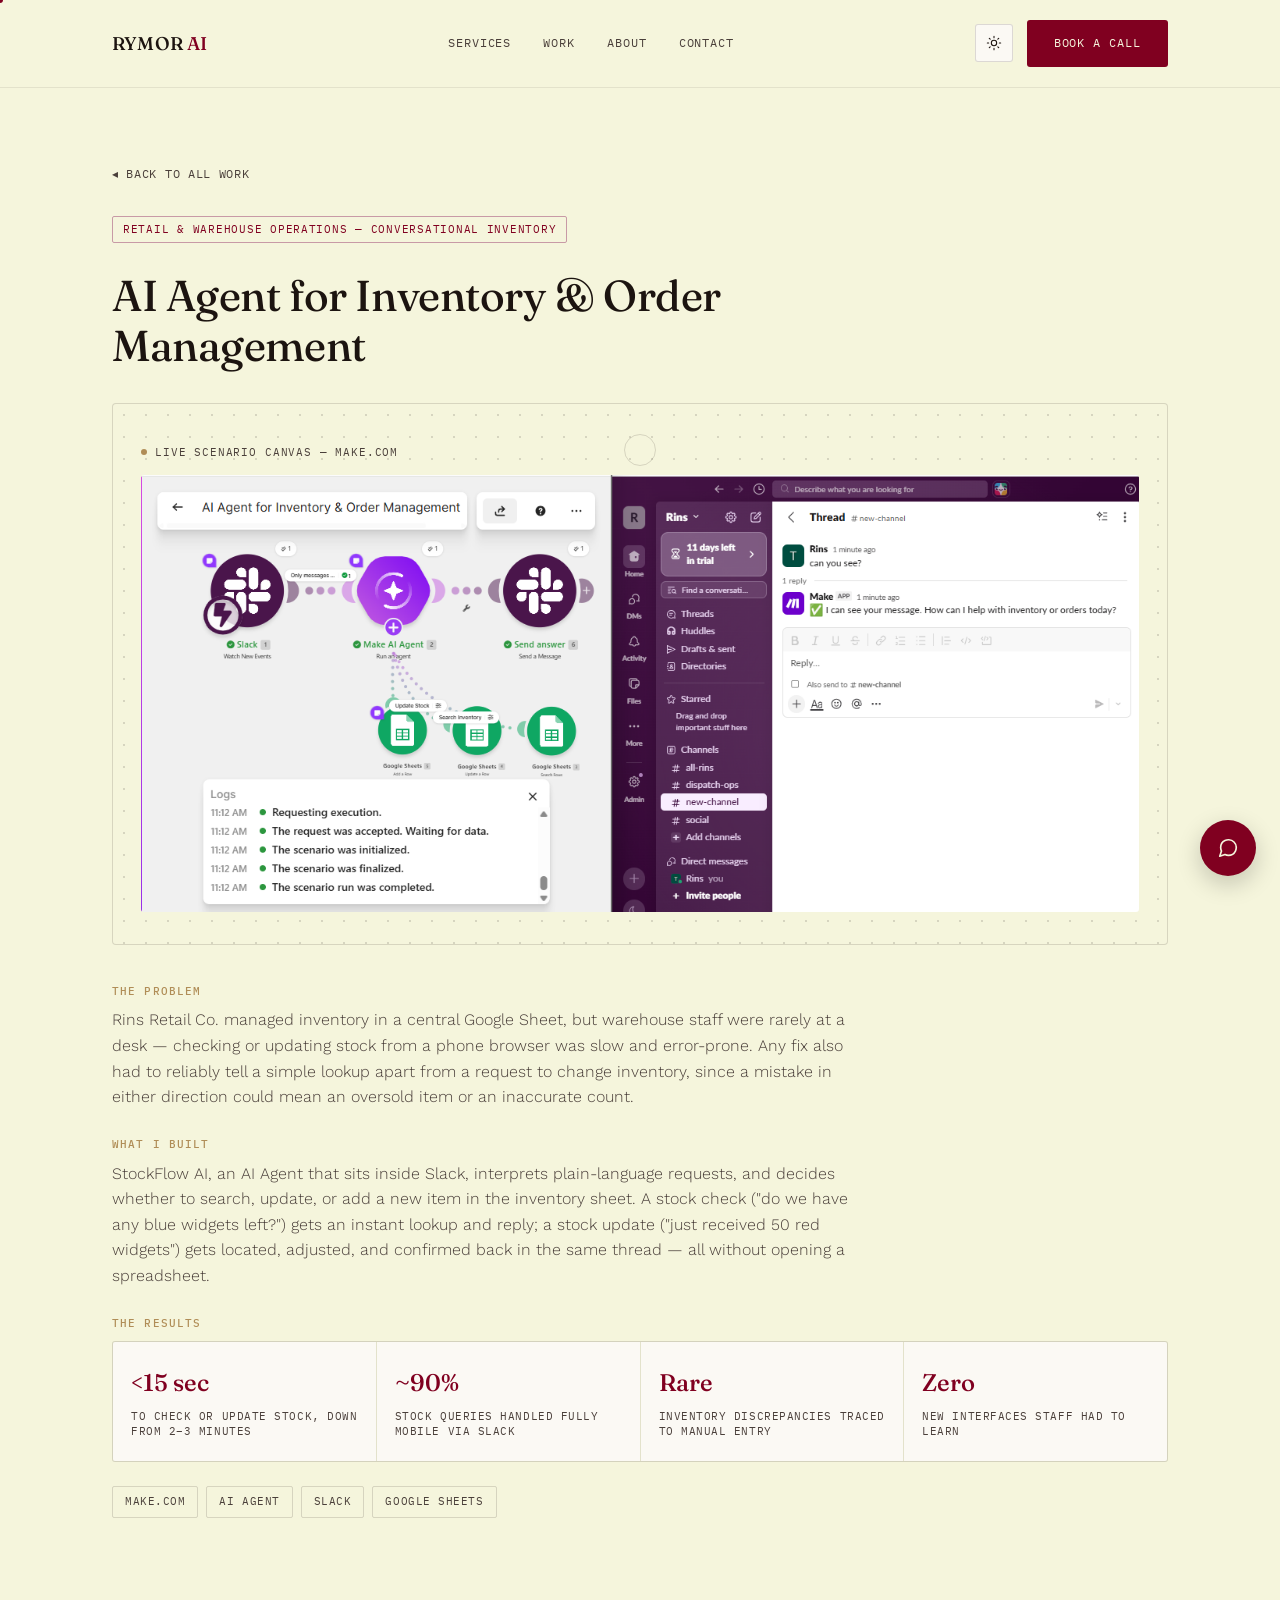
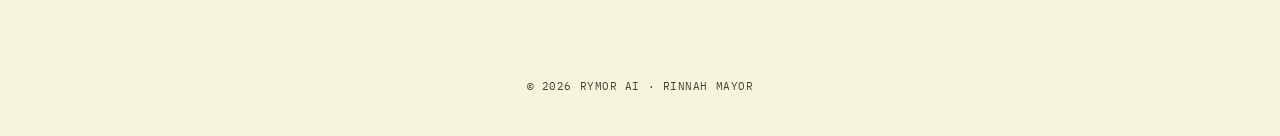
<file: case-inventory-management.html>
<!DOCTYPE html>
<html lang="en">
<head>
<meta charset="UTF-8">
<meta name="viewport" content="width=device-width, initial-scale=1.0">
<title>AI Agent for Inventory &amp; Order Management — Rymor AI Case Study</title>
<meta name="description" content="A Slack-native inventory assistant that tells stock lookups apart from stock updates, and confirms every change in plain language.">
<link rel="preconnect" href="https://fonts.googleapis.com">
<link rel="preconnect" href="https://fonts.gstatic.com" crossorigin>
<link href="https://fonts.googleapis.com/css2?family=Fraunces:ital,opsz,wght@0,9..144,300;0,9..144,450;0,9..144,600;1,9..144,400;1,9..144,500&family=Work+Sans:wght@300;400;500;600&family=IBM+Plex+Mono:wght@400;500&display=swap" rel="stylesheet">
<link rel="stylesheet" href="assets/style.css">
</head>
<body>

<div id="cursorDot"></div>
<div id="cursorRing"></div>

<nav>
  <div class="nav-inner">
    <a href="index.html#top" class="logo">RYMOR <span>AI</span></a>
    <div class="nav-links">
      <a href="index.html#services">Services</a>
      <a href="index.html#work">Work</a>
      <a href="index.html#about">About</a>
      <a href="index.html#contact">Contact</a>
    </div>
    <div style="display:flex; align-items:center; gap:14px;">
      <button class="theme-toggle" id="themeToggle" aria-label="Toggle dark mode">
        <svg id="iconSun" viewBox="0 0 24 24" fill="none" stroke-width="1.6" stroke-linecap="round"><circle cx="12" cy="12" r="4"/><path d="M12 2v2M12 20v2M4.9 4.9l1.4 1.4M17.7 17.7l1.4 1.4M2 12h2M20 12h2M4.9 19.1l1.4-1.4M17.7 6.3l1.4-1.4"/></svg>
        <svg id="iconMoon" viewBox="0 0 24 24" fill="none" stroke-width="1.6" stroke-linecap="round" style="display:none;"><path d="M20 14.5A8.5 8.5 0 1 1 9.5 4a7 7 0 0 0 10.5 10.5Z"/></svg>
      </button>
      <a href="https://calendly.com/rymorai/discovery-call" target="_blank" class="btn btn-primary nav-cta">Book a call</a>
    </div>
  </div>
</nav>

<main>
  <section class="page-detail wrap">
    <a class="back-link" href="index.html#work">◂ Back to all work</a>

    <div class="detail-head">
      <span class="case-card-tag">Retail &amp; Warehouse Operations — Conversational Inventory</span>
      <h2>AI Agent for Inventory &amp; Order Management</h2>
    </div>

    <div class="detail-media">
      <div class="detail-media-label"><span class="thread-dot"></span>Live scenario canvas — Make.com</div>
      <img src="assets/AI%20Agent%20Social%20Media%20Comment%20Responder.png" alt="AI Agent for Inventory and Order Management scenario built in Make.com">
    </div>

    <div class="detail-text">
      <h4>The Problem</h4>
      <p>Rins Retail Co. managed inventory in a central Google Sheet, but warehouse staff were rarely at a desk — checking or updating stock from a phone browser was slow and error-prone. Any fix also had to reliably tell a simple lookup apart from a request to change inventory, since a mistake in either direction could mean an oversold item or an inaccurate count.</p>
      <h4>What I Built</h4>
      <p>StockFlow AI, an AI Agent that sits inside Slack, interprets plain-language requests, and decides whether to search, update, or add a new item in the inventory sheet. A stock check ("do we have any blue widgets left?") gets an instant lookup and reply; a stock update ("just received 50 red widgets") gets located, adjusted, and confirmed back in the same thread — all without opening a spreadsheet.</p>
    </div>

    <h4 class="section-label" style="margin-top:28px;">The Results</h4>
    <div class="stats-grid">
      <div class="stat"><span class="num">&lt;15 sec</span><span class="label">To check or update stock, down from 2–3 minutes</span></div>
      <div class="stat"><span class="num">~90%</span><span class="label">Stock queries handled fully mobile via Slack</span></div>
      <div class="stat"><span class="num">Rare</span><span class="label">Inventory discrepancies traced to manual entry</span></div>
      <div class="stat"><span class="num">Zero</span><span class="label">New interfaces staff had to learn</span></div>
    </div>

    <div class="stack-tags">
      <span class="stack-tag">Make.com</span>
      <span class="stack-tag">AI Agent</span>
      <span class="stack-tag">Slack</span>
      <span class="stack-tag">Google Sheets</span>
    </div>
  </section>
</main>

<footer>
  <p>&copy; 2026 Rymor AI &middot; Rinnah Mayor</p>
</footer>

<!-- AI CHAT WIDGET -->
<button id="chatBubble" aria-label="Open chat">
  <svg viewBox="0 0 24 24" fill="none" stroke="currentColor" stroke-width="1.8" stroke-linecap="round" stroke-linejoin="round"><path d="M21 11.5a8.38 8.38 0 0 1-.9 3.8 8.5 8.5 0 0 1-7.6 4.7 8.38 8.38 0 0 1-3.8-.9L3 21l1.9-5.7a8.38 8.38 0 0 1-.9-3.8 8.5 8.5 0 0 1 4.7-7.6 8.38 8.38 0 0 1 3.8-.9h.5a8.48 8.48 0 0 1 8 8v.5z"/></svg>
</button>
<div id="chatPanel">
  <div class="chat-head">
    <div>
      <div class="t1">Ada &middot; Rymor AI Assistant</div>
      <div class="t2">Usually replies in a few seconds</div>
    </div>
    <button class="chat-close" id="chatClose" aria-label="Close chat">&times;</button>
  </div>
  <div class="chat-body" id="chatBody"></div>
  <a href="https://calendly.com/rymorai/discovery-call" target="_blank" class="chat-cta">Skip ahead &rarr; Book a discovery call</a>
  <form class="chat-input-row" id="chatForm">
    <input type="text" id="chatInput" placeholder="Type a message…" autocomplete="off">
    <button type="submit" id="chatSend">Send</button>
  </form>
</div>

<script src="assets/site.js"></script>
</body>
</html>
</file>
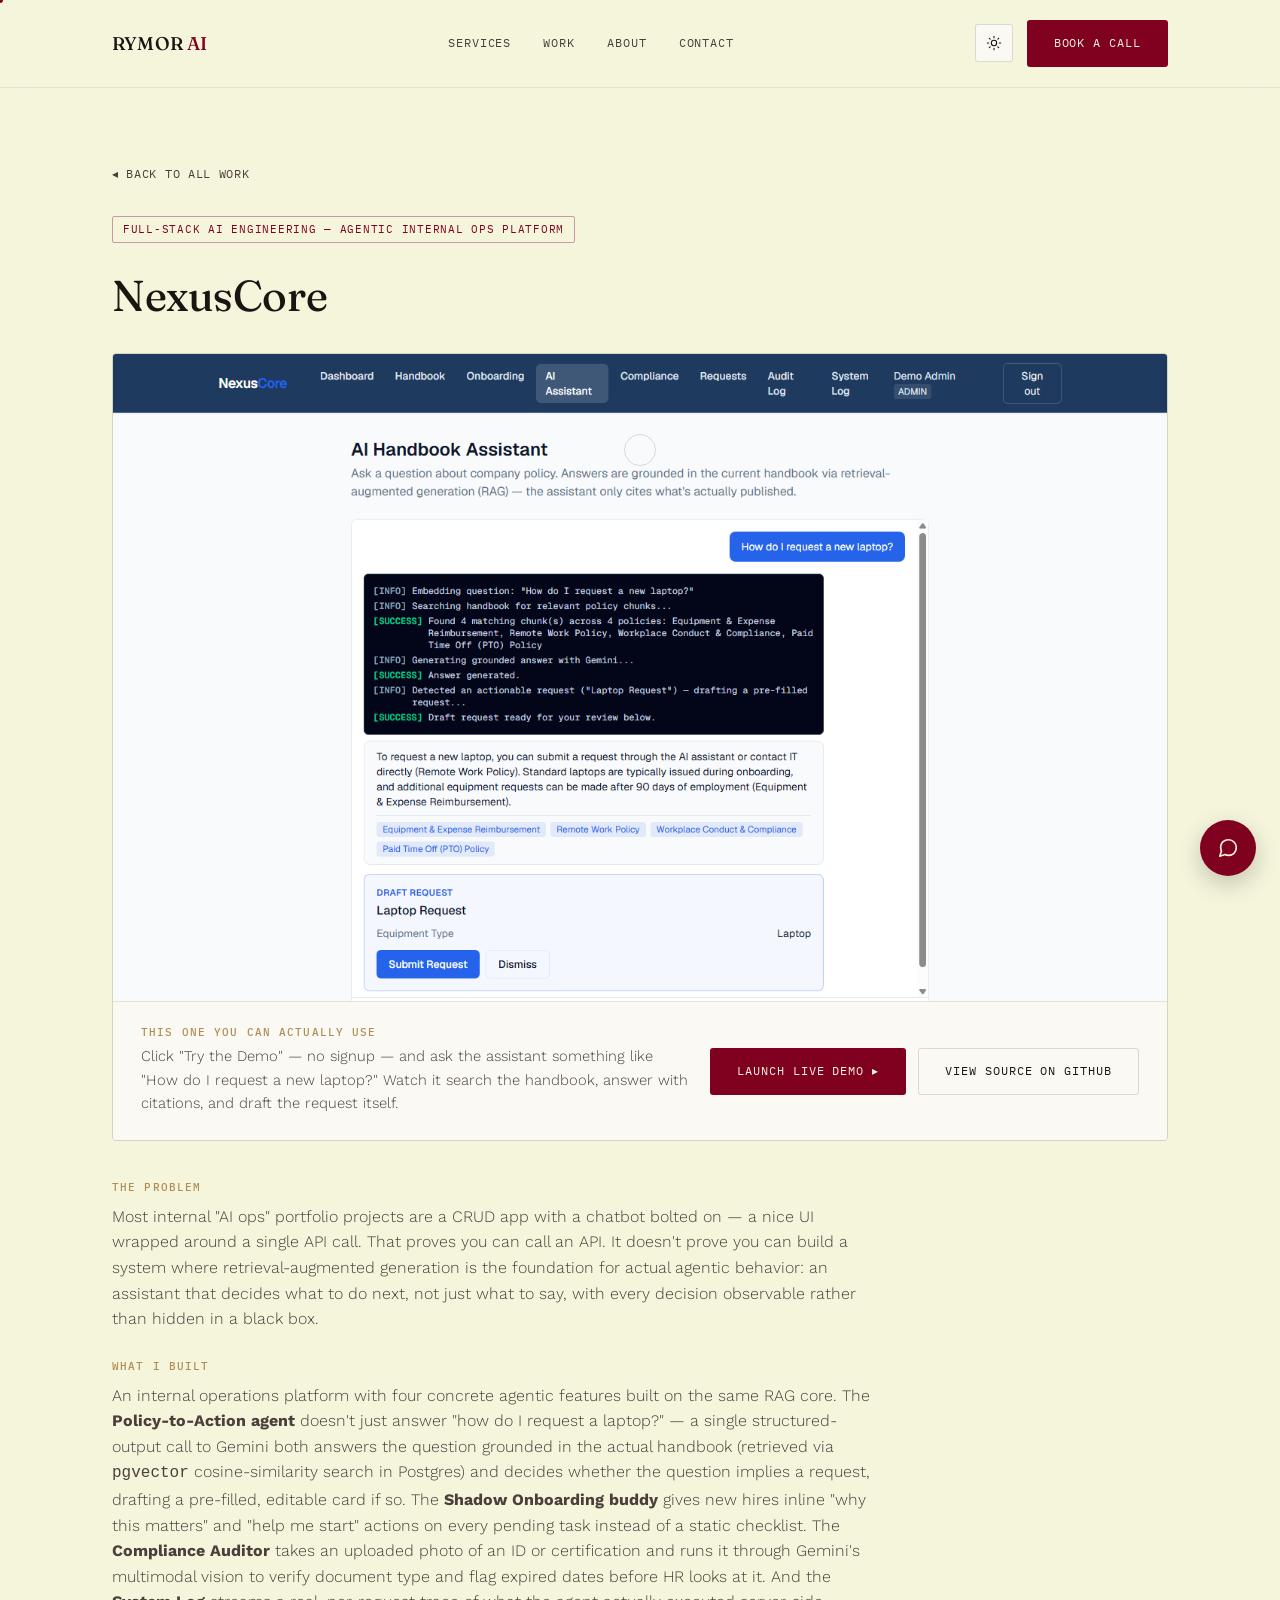
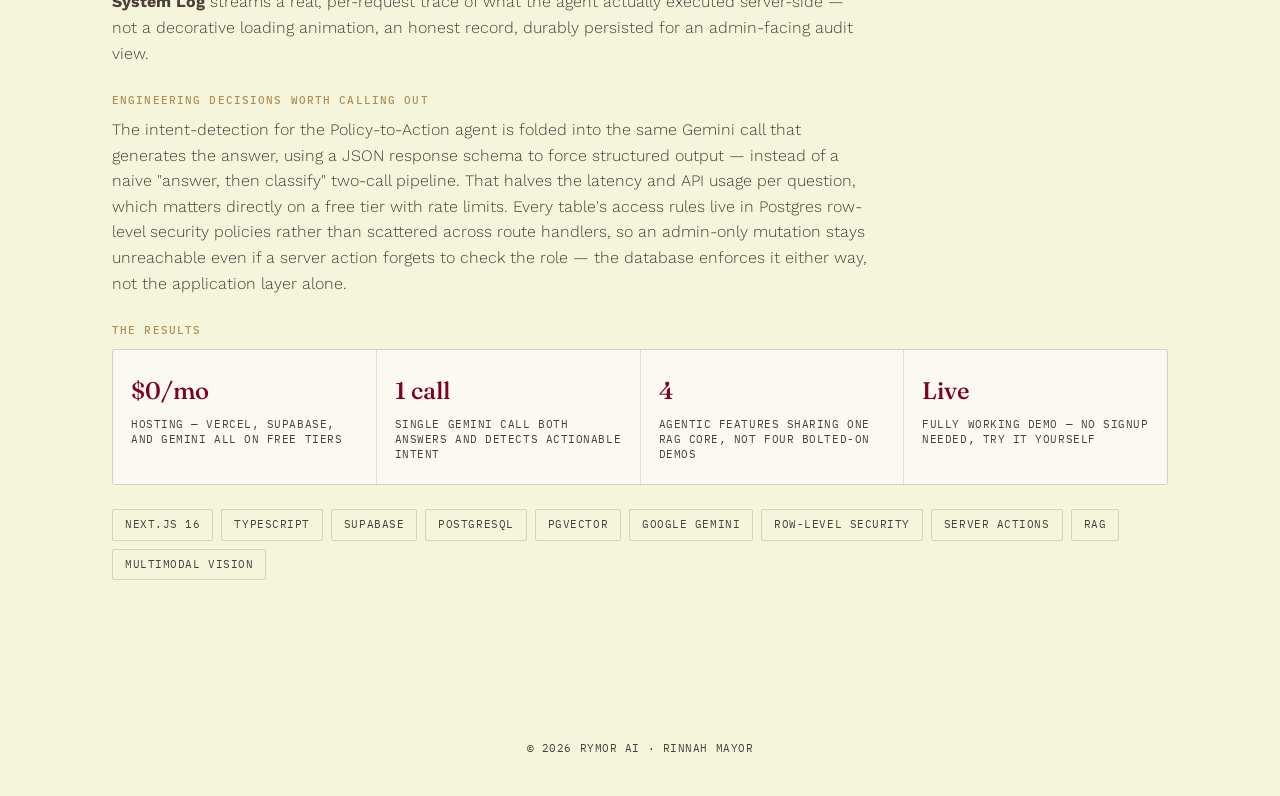
<file: case-nexuscore.html>
<!DOCTYPE html>
<html lang="en">
<head>
<meta charset="UTF-8">
<meta name="viewport" content="width=device-width, initial-scale=1.0">
<title>NexusCore — Rymor AI Case Study</title>
<meta name="description" content="An internal ops platform where the AI doesn't just answer policy questions — it drafts the request, coaches the new hire, and checks the document. Live, working demo.">
<link rel="preconnect" href="https://fonts.googleapis.com">
<link rel="preconnect" href="https://fonts.gstatic.com" crossorigin>
<link href="https://fonts.googleapis.com/css2?family=Fraunces:ital,opsz,wght@0,9..144,300;0,9..144,450;0,9..144,600;1,9..144,400;1,9..144,500&family=Work+Sans:wght@300;400;500;600&family=IBM+Plex+Mono:wght@400;500&display=swap" rel="stylesheet">
<link rel="stylesheet" href="assets/style.css">
</head>
<body>

<div id="cursorDot"></div>
<div id="cursorRing"></div>

<nav>
  <div class="nav-inner">
    <a href="index.html#top" class="logo">RYMOR <span>AI</span></a>
    <div class="nav-links">
      <a href="index.html#services">Services</a>
      <a href="index.html#work">Work</a>
      <a href="index.html#about">About</a>
      <a href="index.html#contact">Contact</a>
    </div>
    <div style="display:flex; align-items:center; gap:14px;">
      <button class="theme-toggle" id="themeToggle" aria-label="Toggle dark mode">
        <svg id="iconSun" viewBox="0 0 24 24" fill="none" stroke-width="1.6" stroke-linecap="round"><circle cx="12" cy="12" r="4"/><path d="M12 2v2M12 20v2M4.9 4.9l1.4 1.4M17.7 17.7l1.4 1.4M2 12h2M20 12h2M4.9 19.1l1.4-1.4M17.7 6.3l1.4-1.4"/></svg>
        <svg id="iconMoon" viewBox="0 0 24 24" fill="none" stroke-width="1.6" stroke-linecap="round" style="display:none;"><path d="M20 14.5A8.5 8.5 0 1 1 9.5 4a7 7 0 0 0 10.5 10.5Z"/></svg>
      </button>
      <a href="https://calendly.com/rymorai/discovery-call" target="_blank" class="btn btn-primary nav-cta">Book a call</a>
    </div>
  </div>
</nav>

<main>
  <section class="page-detail wrap">
    <a class="back-link" href="index.html#work">◂ Back to all work</a>

    <div class="detail-head">
      <span class="case-card-tag">Full-Stack AI Engineering — Agentic Internal Ops Platform</span>
      <h2>NexusCore</h2>
    </div>

    <!-- LIVE, USABLE DEMO — front and center, not a video -->
    <div class="live-demo-callout">
      <img class="live-demo-shot" src="assets/NexusCore.png" alt="NexusCore AI assistant — system log trace, grounded answer with citations, and a drafted equipment request card">
      <div class="live-demo-body">
        <div class="live-demo-text">
          <h4>This one you can actually use</h4>
          <p>Click "Try the Demo" — no signup — and ask the assistant something like "How do I request a new laptop?" Watch it search the handbook, answer with citations, and draft the request itself.</p>
        </div>
        <div class="live-demo-ctas">
          <a href="https://nexuscore-lovat.vercel.app" target="_blank" rel="noopener" class="btn btn-primary">Launch Live Demo ▸</a>
          <a href="https://github.com/RinnahM/nexuscore" target="_blank" rel="noopener" class="btn btn-ghost">View Source on GitHub</a>
        </div>
      </div>
    </div>

    <div class="detail-text">
      <h4>The Problem</h4>
      <p>Most internal "AI ops" portfolio projects are a CRUD app with a chatbot bolted on — a nice UI wrapped around a single API call. That proves you can call an API. It doesn't prove you can build a system where retrieval-augmented generation is the foundation for actual agentic behavior: an assistant that decides what to do next, not just what to say, with every decision observable rather than hidden in a black box.</p>
      <h4>What I Built</h4>
      <p>An internal operations platform with four concrete agentic features built on the same RAG core. The <strong>Policy-to-Action agent</strong> doesn't just answer "how do I request a laptop?" — a single structured-output call to Gemini both answers the question grounded in the actual handbook (retrieved via <code>pgvector</code> cosine-similarity search in Postgres) and decides whether the question implies a request, drafting a pre-filled, editable card if so. The <strong>Shadow Onboarding buddy</strong> gives new hires inline "why this matters" and "help me start" actions on every pending task instead of a static checklist. The <strong>Compliance Auditor</strong> takes an uploaded photo of an ID or certification and runs it through Gemini's multimodal vision to verify document type and flag expired dates before HR looks at it. And the <strong>System Log</strong> streams a real, per-request trace of what the agent actually executed server-side — not a decorative loading animation, an honest record, durably persisted for an admin-facing audit view.</p>
      <h4>Engineering Decisions Worth Calling Out</h4>
      <p>The intent-detection for the Policy-to-Action agent is folded into the same Gemini call that generates the answer, using a JSON response schema to force structured output — instead of a naive "answer, then classify" two-call pipeline. That halves the latency and API usage per question, which matters directly on a free tier with rate limits. Every table's access rules live in Postgres row-level security policies rather than scattered across route handlers, so an admin-only mutation stays unreachable even if a server action forgets to check the role — the database enforces it either way, not the application layer alone.</p>
    </div>

    <h4 class="section-label" style="margin-top:28px;">The Results</h4>
    <div class="stats-grid">
      <div class="stat"><span class="num">$0/mo</span><span class="label">Hosting — Vercel, Supabase, and Gemini all on free tiers</span></div>
      <div class="stat"><span class="num">1 call</span><span class="label">Single Gemini call both answers and detects actionable intent</span></div>
      <div class="stat"><span class="num">4</span><span class="label">Agentic features sharing one RAG core, not four bolted-on demos</span></div>
      <div class="stat"><span class="num">Live</span><span class="label">Fully working demo — no signup needed, try it yourself</span></div>
    </div>

    <div class="stack-tags">
      <span class="stack-tag">Next.js 16</span>
      <span class="stack-tag">TypeScript</span>
      <span class="stack-tag">Supabase</span>
      <span class="stack-tag">PostgreSQL</span>
      <span class="stack-tag">pgvector</span>
      <span class="stack-tag">Google Gemini</span>
      <span class="stack-tag">Row-Level Security</span>
      <span class="stack-tag">Server Actions</span>
      <span class="stack-tag">RAG</span>
      <span class="stack-tag">Multimodal Vision</span>
    </div>
  </section>
</main>

<footer>
  <p>&copy; 2026 Rymor AI &middot; Rinnah Mayor</p>
</footer>

<!-- AI CHAT WIDGET -->
<button id="chatBubble" aria-label="Open chat">
  <svg viewBox="0 0 24 24" fill="none" stroke="currentColor" stroke-width="1.8" stroke-linecap="round" stroke-linejoin="round"><path d="M21 11.5a8.38 8.38 0 0 1-.9 3.8 8.5 8.5 0 0 1-7.6 4.7 8.38 8.38 0 0 1-3.8-.9L3 21l1.9-5.7a8.38 8.38 0 0 1-.9-3.8 8.5 8.5 0 0 1 4.7-7.6 8.38 8.38 0 0 1 3.8-.9h.5a8.48 8.48 0 0 1 8 8v.5z"/></svg>
</button>
<div id="chatPanel">
  <div class="chat-head">
    <div>
      <div class="t1">Ada &middot; Rymor AI Assistant</div>
      <div class="t2">Usually replies in a few seconds</div>
    </div>
    <button class="chat-close" id="chatClose" aria-label="Close chat">&times;</button>
  </div>
  <div class="chat-body" id="chatBody"></div>
  <a href="https://calendly.com/rymorai/discovery-call" target="_blank" class="chat-cta">Skip ahead &rarr; Book a discovery call</a>
  <form class="chat-input-row" id="chatForm">
    <input type="text" id="chatInput" placeholder="Type a message…" autocomplete="off">
    <button type="submit" id="chatSend">Send</button>
  </form>
</div>

<script src="assets/site.js"></script>
</body>
</html>
</file>
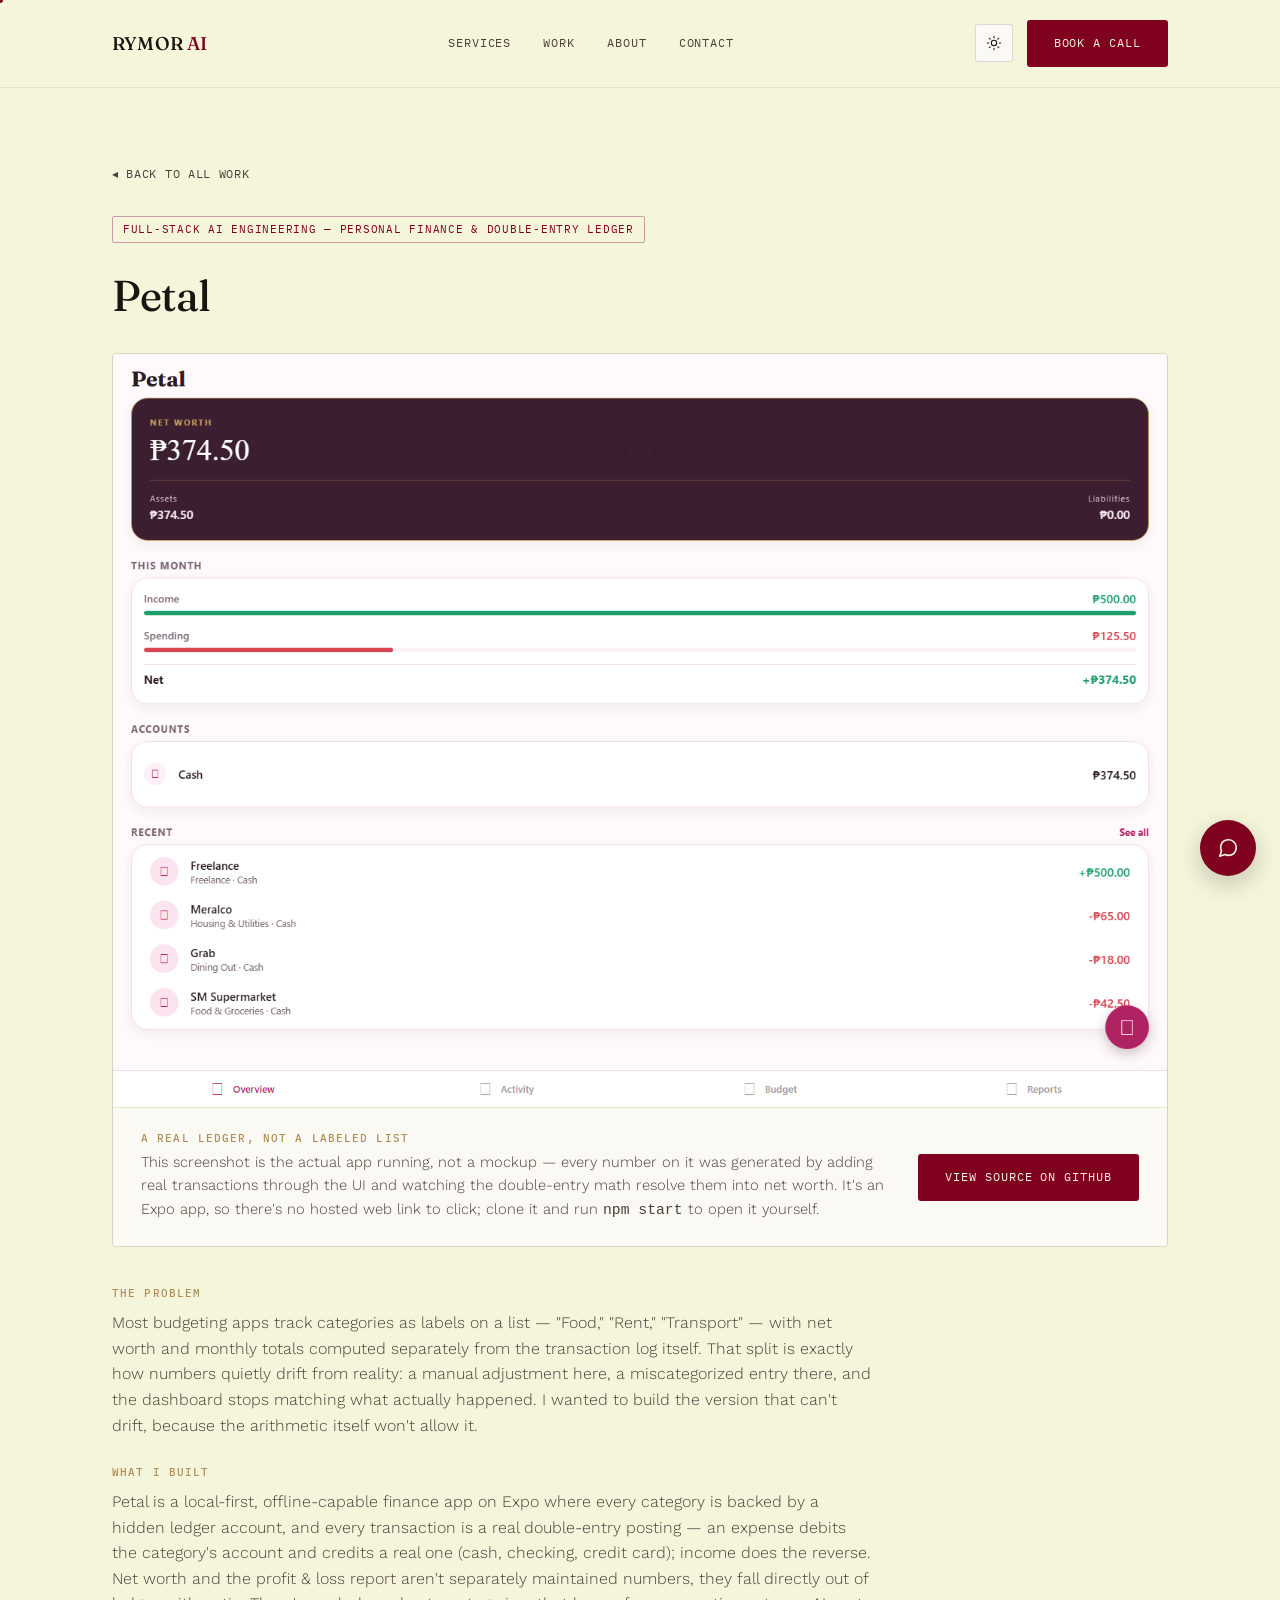
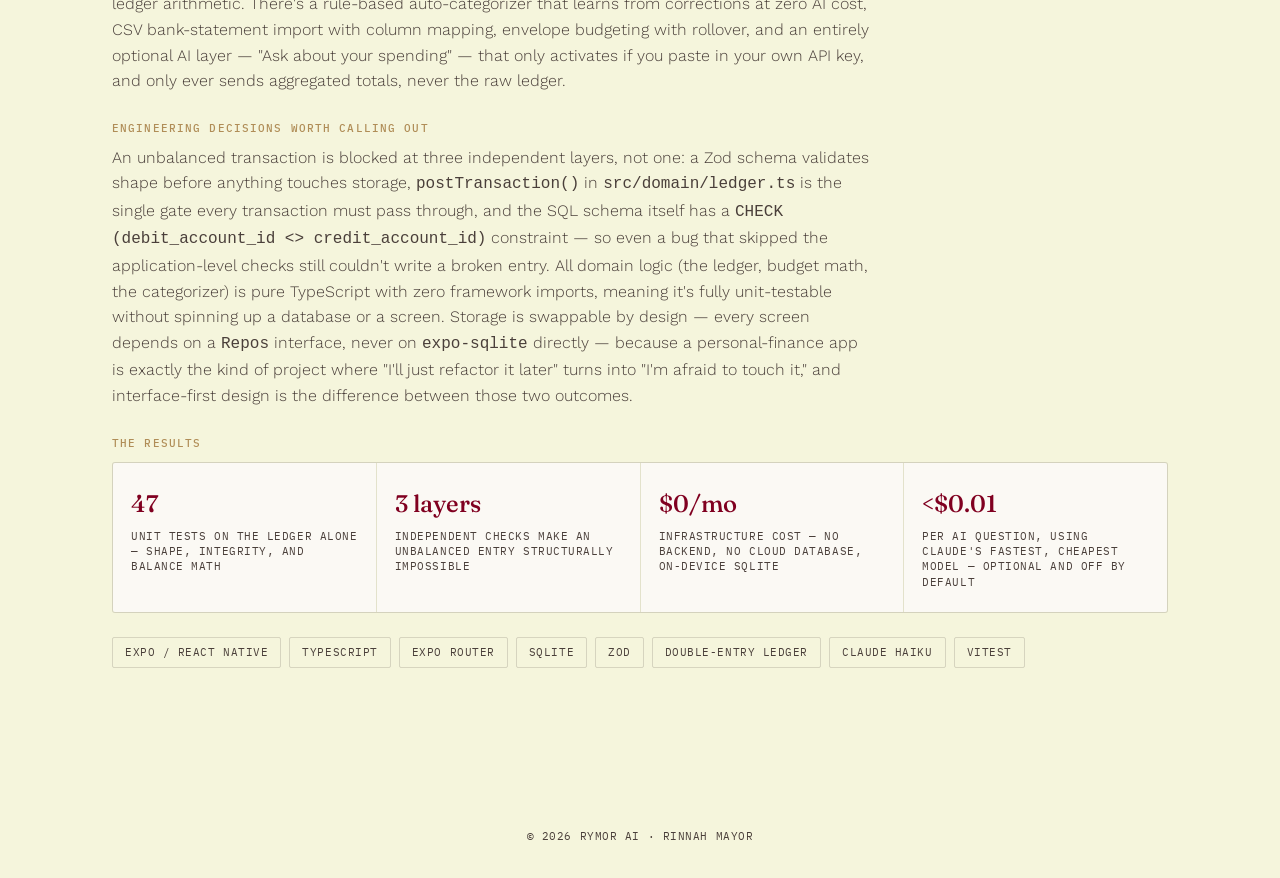
<file: case-petal.html>
<!DOCTYPE html>
<html lang="en">
<head>
<meta charset="UTF-8">
<meta name="viewport" content="width=device-width, initial-scale=1.0">
<title>Petal — Rymor AI Case Study</title>
<meta name="description" content="An offline-first budgeting app built on real double-entry bookkeeping — every peso is structurally impossible to lose track of, with an optional AI layer that costs a fraction of a cent per question.">
<link rel="preconnect" href="https://fonts.googleapis.com">
<link rel="preconnect" href="https://fonts.gstatic.com" crossorigin>
<link href="https://fonts.googleapis.com/css2?family=Fraunces:ital,opsz,wght@0,9..144,300;0,9..144,450;0,9..144,600;1,9..144,400;1,9..144,500&family=Work+Sans:wght@300;400;500;600&family=IBM+Plex+Mono:wght@400;500&display=swap" rel="stylesheet">
<link rel="stylesheet" href="assets/style.css">
</head>
<body>

<div id="cursorDot"></div>
<div id="cursorRing"></div>

<nav>
  <div class="nav-inner">
    <a href="index.html#top" class="logo">RYMOR <span>AI</span></a>
    <div class="nav-links">
      <a href="index.html#services">Services</a>
      <a href="index.html#work">Work</a>
      <a href="index.html#about">About</a>
      <a href="index.html#contact">Contact</a>
    </div>
    <div style="display:flex; align-items:center; gap:14px;">
      <button class="theme-toggle" id="themeToggle" aria-label="Toggle dark mode">
        <svg id="iconSun" viewBox="0 0 24 24" fill="none" stroke-width="1.6" stroke-linecap="round"><circle cx="12" cy="12" r="4"/><path d="M12 2v2M12 20v2M4.9 4.9l1.4 1.4M17.7 17.7l1.4 1.4M2 12h2M20 12h2M4.9 19.1l1.4-1.4M17.7 6.3l1.4-1.4"/></svg>
        <svg id="iconMoon" viewBox="0 0 24 24" fill="none" stroke-width="1.6" stroke-linecap="round" style="display:none;"><path d="M20 14.5A8.5 8.5 0 1 1 9.5 4a7 7 0 0 0 10.5 10.5Z"/></svg>
      </button>
      <a href="https://calendly.com/rymorai/discovery-call" target="_blank" class="btn btn-primary nav-cta">Book a call</a>
    </div>
  </div>
</nav>

<main>
  <section class="page-detail wrap">
    <a class="back-link" href="index.html#work">◂ Back to all work</a>

    <div class="detail-head">
      <span class="case-card-tag">Full-Stack AI Engineering — Personal Finance &amp; Double-Entry Ledger</span>
      <h2>Petal</h2>
    </div>

    <!-- LIVE, RUNNABLE APP — front and center, not a video -->
    <div class="live-demo-callout">
      <img class="live-demo-shot" src="assets/Petal.png" alt="Petal dashboard — net worth, this month's income vs. spending, and a real categorized transaction feed">
      <div class="live-demo-body">
        <div class="live-demo-text">
          <h4>A real ledger, not a labeled list</h4>
          <p>This screenshot is the actual app running, not a mockup — every number on it was generated by adding real transactions through the UI and watching the double-entry math resolve them into net worth. It's an Expo app, so there's no hosted web link to click; clone it and run <code>npm start</code> to open it yourself.</p>
        </div>
        <div class="live-demo-ctas">
          <a href="https://github.com/RinnahM/petal" target="_blank" rel="noopener" class="btn btn-primary">View Source on GitHub</a>
        </div>
      </div>
    </div>

    <div class="detail-text">
      <h4>The Problem</h4>
      <p>Most budgeting apps track categories as labels on a list — "Food," "Rent," "Transport" — with net worth and monthly totals computed separately from the transaction log itself. That split is exactly how numbers quietly drift from reality: a manual adjustment here, a miscategorized entry there, and the dashboard stops matching what actually happened. I wanted to build the version that can't drift, because the arithmetic itself won't allow it.</p>
      <h4>What I Built</h4>
      <p>Petal is a local-first, offline-capable finance app on Expo where every category is backed by a hidden ledger account, and every transaction is a real double-entry posting — an expense debits the category's account and credits a real one (cash, checking, credit card); income does the reverse. Net worth and the profit &amp; loss report aren't separately maintained numbers, they fall directly out of ledger arithmetic. There's a rule-based auto-categorizer that learns from corrections at zero AI cost, CSV bank-statement import with column mapping, envelope budgeting with rollover, and an entirely optional AI layer — "Ask about your spending" — that only activates if you paste in your own API key, and only ever sends aggregated totals, never the raw ledger.</p>
      <h4>Engineering Decisions Worth Calling Out</h4>
      <p>An unbalanced transaction is blocked at three independent layers, not one: a Zod schema validates shape before anything touches storage, <code>postTransaction()</code> in <code>src/domain/ledger.ts</code> is the single gate every transaction must pass through, and the SQL schema itself has a <code>CHECK (debit_account_id &lt;&gt; credit_account_id)</code> constraint — so even a bug that skipped the application-level checks still couldn't write a broken entry. All domain logic (the ledger, budget math, the categorizer) is pure TypeScript with zero framework imports, meaning it's fully unit-testable without spinning up a database or a screen. Storage is swappable by design — every screen depends on a <code>Repos</code> interface, never on <code>expo-sqlite</code> directly — because a personal-finance app is exactly the kind of project where "I'll just refactor it later" turns into "I'm afraid to touch it," and interface-first design is the difference between those two outcomes.</p>
    </div>

    <h4 class="section-label" style="margin-top:28px;">The Results</h4>
    <div class="stats-grid">
      <div class="stat"><span class="num">47</span><span class="label">Unit tests on the ledger alone — shape, integrity, and balance math</span></div>
      <div class="stat"><span class="num">3 layers</span><span class="label">Independent checks make an unbalanced entry structurally impossible</span></div>
      <div class="stat"><span class="num">$0/mo</span><span class="label">Infrastructure cost — no backend, no cloud database, on-device SQLite</span></div>
      <div class="stat"><span class="num">&lt;$0.01</span><span class="label">Per AI question, using Claude's fastest, cheapest model — optional and off by default</span></div>
    </div>

    <div class="stack-tags">
      <span class="stack-tag">Expo / React Native</span>
      <span class="stack-tag">TypeScript</span>
      <span class="stack-tag">Expo Router</span>
      <span class="stack-tag">SQLite</span>
      <span class="stack-tag">Zod</span>
      <span class="stack-tag">Double-Entry Ledger</span>
      <span class="stack-tag">Claude Haiku</span>
      <span class="stack-tag">Vitest</span>
    </div>
  </section>
</main>

<footer>
  <p>&copy; 2026 Rymor AI &middot; Rinnah Mayor</p>
</footer>

<!-- AI CHAT WIDGET -->
<button id="chatBubble" aria-label="Open chat">
  <svg viewBox="0 0 24 24" fill="none" stroke="currentColor" stroke-width="1.8" stroke-linecap="round" stroke-linejoin="round"><path d="M21 11.5a8.38 8.38 0 0 1-.9 3.8 8.5 8.5 0 0 1-7.6 4.7 8.38 8.38 0 0 1-3.8-.9L3 21l1.9-5.7a8.38 8.38 0 0 1-.9-3.8 8.5 8.5 0 0 1 4.7-7.6 8.38 8.38 0 0 1 3.8-.9h.5a8.48 8.48 0 0 1 8 8v.5z"/></svg>
</button>
<div id="chatPanel">
  <div class="chat-head">
    <div>
      <div class="t1">Ada &middot; Rymor AI Assistant</div>
      <div class="t2">Usually replies in a few seconds</div>
    </div>
    <button class="chat-close" id="chatClose" aria-label="Close chat">&times;</button>
  </div>
  <div class="chat-body" id="chatBody"></div>
  <a href="https://calendly.com/rymorai/discovery-call" target="_blank" class="chat-cta">Skip ahead &rarr; Book a discovery call</a>
  <form class="chat-input-row" id="chatForm">
    <input type="text" id="chatInput" placeholder="Type a message…" autocomplete="off">
    <button type="submit" id="chatSend">Send</button>
  </form>
</div>

<script src="assets/site.js"></script>
</body>
</html>
</file>
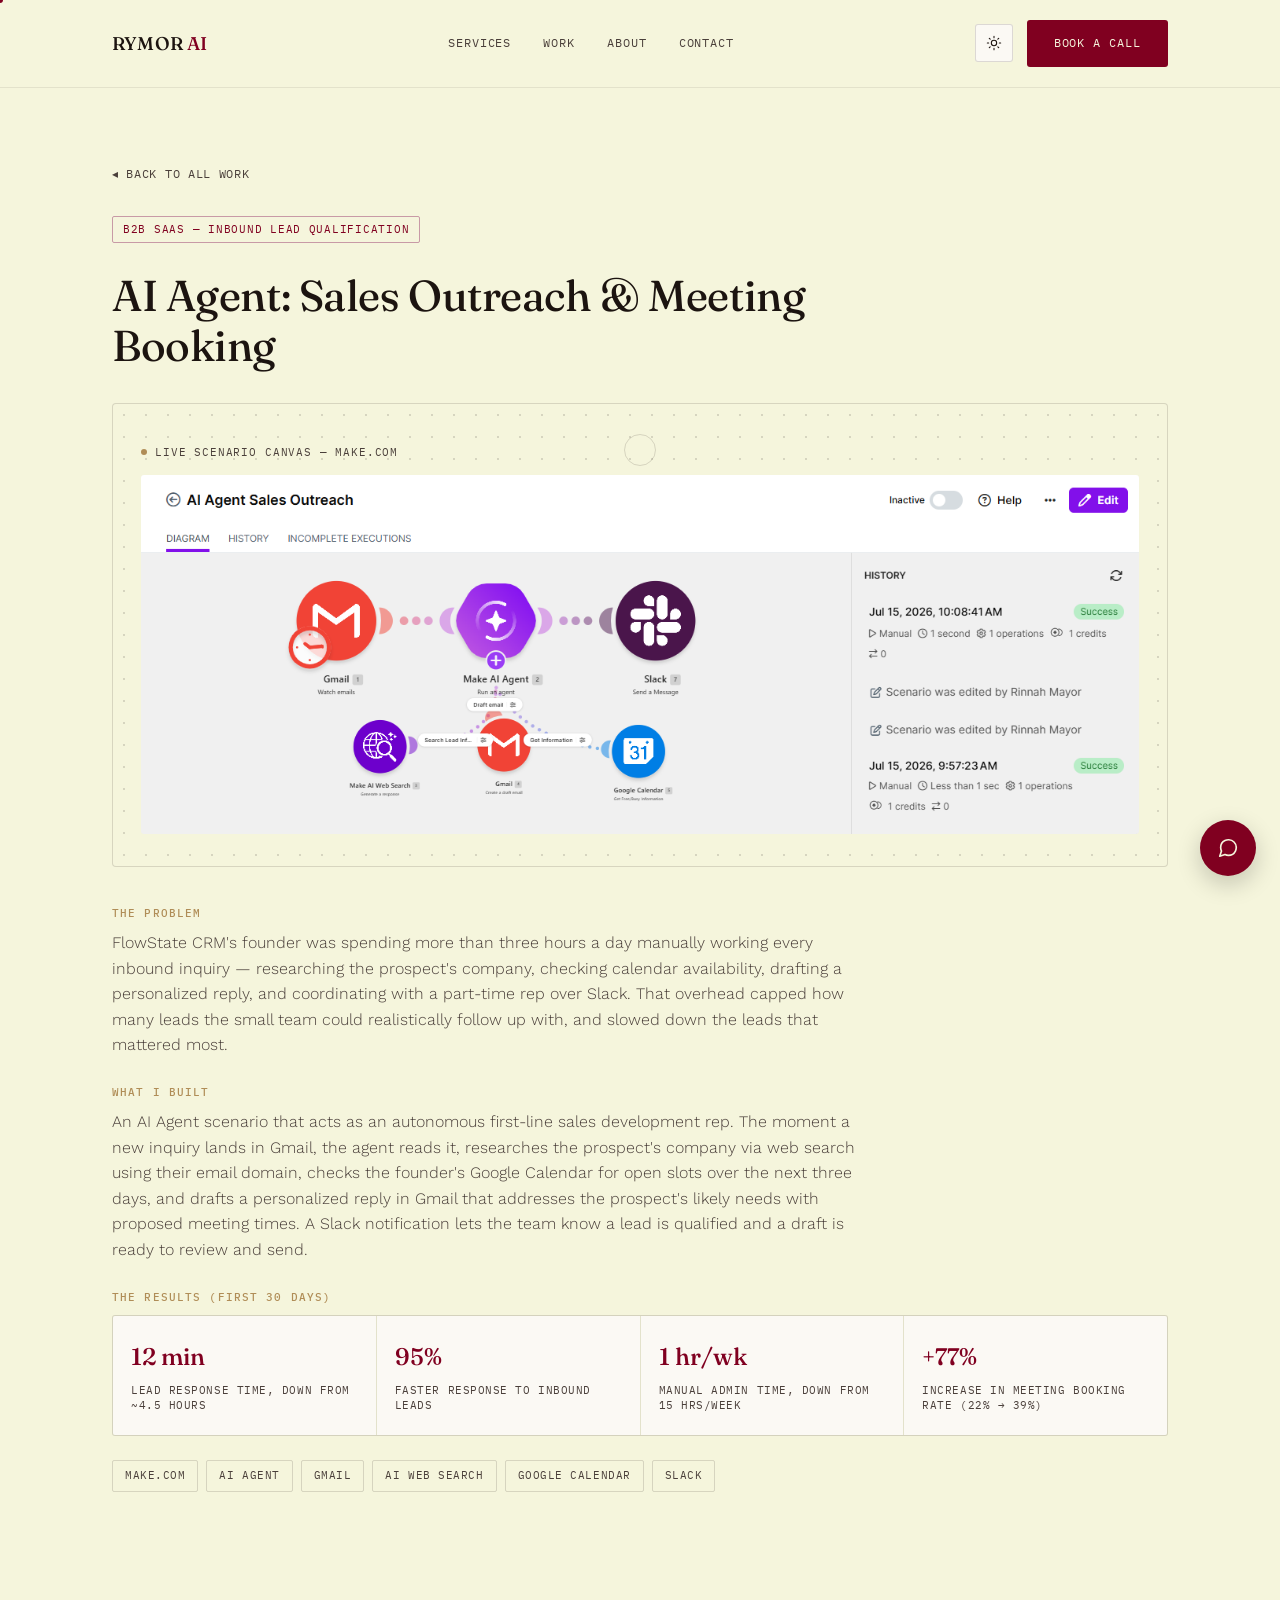
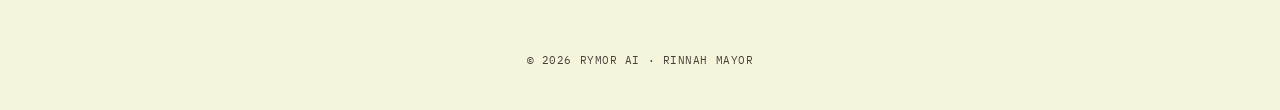
<file: case-sales-outreach.html>
<!DOCTYPE html>
<html lang="en">
<head>
<meta charset="UTF-8">
<meta name="viewport" content="width=device-width, initial-scale=1.0">
<title>AI Agent: Sales Outreach &amp; Meeting Booking — Rymor AI Case Study</title>
<meta name="description" content="An autonomous first-line SDR that researches inbound leads, checks calendar availability, and drafts a personalized reply before a human opens the inbox.">
<link rel="preconnect" href="https://fonts.googleapis.com">
<link rel="preconnect" href="https://fonts.gstatic.com" crossorigin>
<link href="https://fonts.googleapis.com/css2?family=Fraunces:ital,opsz,wght@0,9..144,300;0,9..144,450;0,9..144,600;1,9..144,400;1,9..144,500&family=Work+Sans:wght@300;400;500;600&family=IBM+Plex+Mono:wght@400;500&display=swap" rel="stylesheet">
<link rel="stylesheet" href="assets/style.css">
</head>
<body>

<div id="cursorDot"></div>
<div id="cursorRing"></div>

<nav>
  <div class="nav-inner">
    <a href="index.html#top" class="logo">RYMOR <span>AI</span></a>
    <div class="nav-links">
      <a href="index.html#services">Services</a>
      <a href="index.html#work">Work</a>
      <a href="index.html#about">About</a>
      <a href="index.html#contact">Contact</a>
    </div>
    <div style="display:flex; align-items:center; gap:14px;">
      <button class="theme-toggle" id="themeToggle" aria-label="Toggle dark mode">
        <svg id="iconSun" viewBox="0 0 24 24" fill="none" stroke-width="1.6" stroke-linecap="round"><circle cx="12" cy="12" r="4"/><path d="M12 2v2M12 20v2M4.9 4.9l1.4 1.4M17.7 17.7l1.4 1.4M2 12h2M20 12h2M4.9 19.1l1.4-1.4M17.7 6.3l1.4-1.4"/></svg>
        <svg id="iconMoon" viewBox="0 0 24 24" fill="none" stroke-width="1.6" stroke-linecap="round" style="display:none;"><path d="M20 14.5A8.5 8.5 0 1 1 9.5 4a7 7 0 0 0 10.5 10.5Z"/></svg>
      </button>
      <a href="https://calendly.com/rymorai/discovery-call" target="_blank" class="btn btn-primary nav-cta">Book a call</a>
    </div>
  </div>
</nav>

<main>
  <section class="page-detail wrap">
    <a class="back-link" href="index.html#work">◂ Back to all work</a>

    <div class="detail-head">
      <span class="case-card-tag">B2B SaaS — Inbound Lead Qualification</span>
      <h2>AI Agent: Sales Outreach &amp; Meeting Booking</h2>
    </div>

    <div class="detail-media">
      <div class="detail-media-label"><span class="thread-dot"></span>Live scenario canvas — Make.com</div>
      <img src="assets/AI%20Agent%20Sales%20Outreach.png" alt="AI Agent Sales Outreach scenario built in Make.com">
    </div>

    <div class="detail-text">
      <h4>The Problem</h4>
      <p>FlowState CRM's founder was spending more than three hours a day manually working every inbound inquiry — researching the prospect's company, checking calendar availability, drafting a personalized reply, and coordinating with a part-time rep over Slack. That overhead capped how many leads the small team could realistically follow up with, and slowed down the leads that mattered most.</p>
      <h4>What I Built</h4>
      <p>An AI Agent scenario that acts as an autonomous first-line sales development rep. The moment a new inquiry lands in Gmail, the agent reads it, researches the prospect's company via web search using their email domain, checks the founder's Google Calendar for open slots over the next three days, and drafts a personalized reply in Gmail that addresses the prospect's likely needs with proposed meeting times. A Slack notification lets the team know a lead is qualified and a draft is ready to review and send.</p>
    </div>

    <h4 class="section-label" style="margin-top:28px;">The Results (First 30 Days)</h4>
    <div class="stats-grid">
      <div class="stat"><span class="num">12 min</span><span class="label">Lead response time, down from ~4.5 hours</span></div>
      <div class="stat"><span class="num">95%</span><span class="label">Faster response to inbound leads</span></div>
      <div class="stat"><span class="num">1 hr/wk</span><span class="label">Manual admin time, down from 15 hrs/week</span></div>
      <div class="stat"><span class="num">+77%</span><span class="label">Increase in meeting booking rate (22% → 39%)</span></div>
    </div>

    <div class="stack-tags">
      <span class="stack-tag">Make.com</span>
      <span class="stack-tag">AI Agent</span>
      <span class="stack-tag">Gmail</span>
      <span class="stack-tag">AI Web Search</span>
      <span class="stack-tag">Google Calendar</span>
      <span class="stack-tag">Slack</span>
    </div>
  </section>
</main>

<footer>
  <p>&copy; 2026 Rymor AI &middot; Rinnah Mayor</p>
</footer>

<!-- AI CHAT WIDGET -->
<button id="chatBubble" aria-label="Open chat">
  <svg viewBox="0 0 24 24" fill="none" stroke="currentColor" stroke-width="1.8" stroke-linecap="round" stroke-linejoin="round"><path d="M21 11.5a8.38 8.38 0 0 1-.9 3.8 8.5 8.5 0 0 1-7.6 4.7 8.38 8.38 0 0 1-3.8-.9L3 21l1.9-5.7a8.38 8.38 0 0 1-.9-3.8 8.5 8.5 0 0 1 4.7-7.6 8.38 8.38 0 0 1 3.8-.9h.5a8.48 8.48 0 0 1 8 8v.5z"/></svg>
</button>
<div id="chatPanel">
  <div class="chat-head">
    <div>
      <div class="t1">Ada &middot; Rymor AI Assistant</div>
      <div class="t2">Usually replies in a few seconds</div>
    </div>
    <button class="chat-close" id="chatClose" aria-label="Close chat">&times;</button>
  </div>
  <div class="chat-body" id="chatBody"></div>
  <a href="https://calendly.com/rymorai/discovery-call" target="_blank" class="chat-cta">Skip ahead &rarr; Book a discovery call</a>
  <form class="chat-input-row" id="chatForm">
    <input type="text" id="chatInput" placeholder="Type a message…" autocomplete="off">
    <button type="submit" id="chatSend">Send</button>
  </form>
</div>

<script src="assets/site.js"></script>
</body>
</html>
</file>
<file: assets/style.css>
/* =========================================================================
   RYMOR AI — SHARED STYLESHEET
   Linked from every page (index.html, case-*.html, cert-*.html) so the look
   stays identical across the whole multi-page site. Edit colors/spacing here
   once and every page picks it up.
   ========================================================================= */
:root{
  --bg:#F5F5DC;
  --card:#FBF9F4;
  --text:#1C1410;
  --text-soft:#4A3F3A;
  --accent:#800020;
  --accent-hover:#9C2C42;
  --accent-soft:#C89AA6;
  --thread:#B08D57;
  --border:rgba(28,20,16,0.14);
  --border-soft:rgba(28,20,16,0.08);
  --shadow:0 1px 2px rgba(28,20,16,0.04);
  color-scheme:light;
}
html[data-theme="dark"]{
  --bg:#14100F;
  --card:#1F1A17;
  --text:#F5F5DC;
  --text-soft:#C89AA6;
  --accent:#9C2C42;
  --accent-hover:#B45368;
  --accent-soft:#C89AA6;
  --thread:#B08D57;
  --border:rgba(245,245,220,0.14);
  --border-soft:rgba(245,245,220,0.08);
  --shadow:0 1px 2px rgba(0,0,0,0.3);
  color-scheme:dark;
}
*{box-sizing:border-box; margin:0; padding:0;}
html{scroll-behavior:smooth;}
body{
  background:var(--bg);
  color:var(--text);
  font-family:'Work Sans', sans-serif;
  font-weight:400;
  line-height:1.6;
  transition:background .4s ease, color .4s ease;
  overflow-x:hidden;
}
h1,h2,h3,h4{
  font-family:'Fraunces', serif;
  font-weight:450;
  line-height:1.15;
  letter-spacing:-0.01em;
}
em, .em{
  font-style:italic;
  font-weight:400;
  color:var(--accent);
}
a{color:inherit; text-decoration:none;}
.mono{
  font-family:'IBM Plex Mono', monospace;
  letter-spacing:0.06em;
  text-transform:uppercase;
}
.wrap{
  max-width:1120px;
  margin:0 auto;
  padding:0 32px;
}
::selection{background:var(--accent); color:var(--bg);}
:focus-visible{outline:2px solid var(--accent); outline-offset:3px;}

/* ---------- NAV ---------- */
nav{
  position:fixed; top:0; left:0; right:0; z-index:100;
  background:color-mix(in srgb, var(--bg) 88%, transparent);
  backdrop-filter:blur(10px);
  border-bottom:1px solid var(--border-soft);
}
.nav-inner{
  max-width:1120px; margin:0 auto; padding:20px 32px;
  display:flex; align-items:center; justify-content:space-between;
}
.logo{
  font-family:'Fraunces', serif; font-weight:500; font-size:1.15rem;
  letter-spacing:0.01em;
}
.logo span{color:var(--accent);}
.nav-links{
  display:flex; align-items:center; gap:32px;
  font-family:'IBM Plex Mono', monospace; font-size:0.72rem;
  letter-spacing:0.08em; text-transform:uppercase;
}
.nav-links a{
  color:var(--text-soft); transition:color .25s ease;
  position:relative;
}
.nav-links a:hover{color:var(--accent);}
.theme-toggle{
  width:38px; height:38px; border-radius:3px;
  border:1px solid var(--border);
  background:var(--card);
  display:flex; align-items:center; justify-content:center;
  cursor:pointer; transition:border-color .25s ease;
}
.theme-toggle:hover{border-color:var(--accent);}
.theme-toggle svg{width:16px; height:16px; stroke:var(--text);}
a.nav-cta{
  display:none;
}
@media(min-width:860px){ a.nav-cta{ display:inline-flex; } }

/* ---------- BUTTONS ---------- */
.btn{
  display:inline-flex; align-items:center; gap:10px;
  padding:13px 26px;
  border-radius:3px;
  font-family:'IBM Plex Mono', monospace;
  font-size:0.74rem; letter-spacing:0.08em; text-transform:uppercase;
  border:1px solid transparent;
  cursor:pointer; transition:all .25s ease;
  background:none;
}
.btn-primary{
  background:var(--accent); color:#F5F5DC;
}
html[data-theme="dark"] .btn-primary{ color:#14100F; }
.btn-primary:hover{background:var(--accent-hover); transform:translateY(-1px);}
.btn-ghost{
  border-color:var(--border); color:var(--text);
}
.btn-ghost:hover{border-color:var(--accent); color:var(--accent);}

/* ---------- HERO ---------- */
.hero{
  padding-top:180px;
  padding-bottom:100px;
  position:relative;
}
.eyebrow{
  font-family:'IBM Plex Mono', monospace; font-size:0.75rem;
  letter-spacing:0.12em; text-transform:uppercase;
  color:var(--thread);
  display:flex; align-items:center; gap:10px;
  margin-bottom:24px;
}
.eyebrow::before{
  content:''; width:22px; height:1px; background:var(--thread);
}
.hero h1{
  font-size:clamp(2.4rem, 6vw, 4.4rem);
  max-width:820px;
  margin-bottom:28px;
}
.hero p.lede{
  font-size:1.15rem; color:var(--text-soft);
  max-width:560px; margin-bottom:44px;
  font-weight:300;
}
.hero-founder-line{
  font-size:0.95rem; color:var(--text-soft); font-weight:300;
  max-width:520px; margin-bottom:44px;
}
.hero-founder-line strong{color:var(--accent); font-weight:500; font-style:normal;}
.hero-ctas{display:flex; gap:16px; flex-wrap:wrap;}

/* ---------- MARQUEE ---------- */
.marquee-band{
  border-top:1px solid var(--border-soft);
  border-bottom:1px solid var(--border-soft);
  padding:22px 0;
  overflow:hidden;
  background:var(--card);
  margin-top:90px;
}
.marquee-track{
  display:flex; gap:48px; width:max-content;
  animation:scroll 32s linear infinite;
}
.marquee-band:hover .marquee-track{ animation-play-state:paused; }
@keyframes scroll{
  from{transform:translateX(0);}
  to{transform:translateX(-50%);}
}
.marquee-item{
  display:flex; align-items:center; gap:10px;
  font-family:'IBM Plex Mono', monospace;
  font-size:0.78rem; letter-spacing:0.06em;
  color:var(--text-soft); white-space:nowrap;
}
.thread-dot{
  width:6px; height:6px; border-radius:50%;
  background:var(--thread);
  animation:pulse 3s ease-in-out infinite;
}
@keyframes pulse{
  0%,100%{opacity:0.5; transform:scale(1);}
  50%{opacity:1; transform:scale(1.3);}
}

/* ---------- SECTION HEADERS ---------- */
.section{padding-top:120px; padding-bottom:120px;}
/* standalone pages (case-*.html, cert-*.html) sit directly under the fixed nav */
.page-detail{padding-top:160px; padding-bottom:120px;}
.section-label{
  font-family:'IBM Plex Mono', monospace; font-size:0.7rem;
  letter-spacing:0.1em; text-transform:uppercase;
  color:var(--thread); margin-bottom:12px;
}
.section-head{margin-bottom:48px; max-width:640px;}
.section-head h2{font-size:clamp(1.8rem, 4vw, 2.6rem);}
.section-head p{color:var(--text-soft); margin-top:16px; font-size:1.05rem; font-weight:300;}

/* ---------- SERVICES ---------- */
.service-grid{
  display:grid; grid-template-columns:1fr; gap:1px;
  background:var(--border-soft);
  border:1px solid var(--border-soft);
  border-radius:3px; overflow:hidden;
}
@media(min-width:700px){ .service-grid{grid-template-columns:1fr 1fr;} }
.service-card{
  background:var(--card);
  padding:36px 32px;
  opacity:0; transform:translateY(20px);
  transition:opacity .6s ease, transform .6s ease, background .25s ease;
  position:relative;
}
@media(min-width:700px){ .service-card.featured{grid-column:1 / -1; border-top:2px solid var(--accent);} }
.service-card.visible{opacity:1; transform:translateY(0);}
.service-card:hover{background:var(--bg);}
.service-icon{
  width:34px; height:34px;
  color:var(--accent);
  margin-bottom:18px;
}
.service-icon svg{width:100%; height:100%; stroke:currentColor; fill:none; stroke-width:1.5;}
.service-card h3{font-size:1.2rem; margin-bottom:10px;}
.service-card p{color:var(--text-soft); font-size:0.94rem; font-weight:300;}

/* ---------- FILTER BAR ---------- */
.filter-bar{
  display:flex; flex-wrap:wrap; gap:10px;
  margin-bottom:48px;
}
.filter-btn{
  font-family:'IBM Plex Mono', monospace; font-size:0.72rem;
  letter-spacing:0.07em; text-transform:uppercase;
  padding:10px 18px; border-radius:3px;
  border:1px solid var(--border);
  background:var(--card); color:var(--text-soft);
  cursor:pointer; transition:all .2s ease;
  display:inline-flex; align-items:center; gap:8px;
}
.filter-btn:hover{border-color:var(--accent); color:var(--accent);}
.filter-btn.active{
  border-color:var(--accent); color:var(--accent);
  background:color-mix(in srgb, var(--accent) 10%, var(--card));
}

/* ---------- CASE CARD GRID (clickable summary cards) ---------- */
.case-grid{
  display:grid; grid-template-columns:1fr; gap:28px;
}
@media(min-width:760px){ .case-grid{grid-template-columns:1fr 1fr;} }
.case-card{
  border:1px solid var(--border);
  border-radius:4px;
  background:var(--card);
  overflow:hidden;
  cursor:pointer;
  text-align:left;
  width:100%;
  font:inherit;
  color:inherit;
  display:flex; flex-direction:column;
  opacity:0; transform:translateY(20px);
  transition:opacity .6s ease, transform .6s ease, border-color .25s ease, box-shadow .25s ease;
}
.case-card.visible{opacity:1; transform:translateY(0);}
.case-card:hover{border-color:var(--accent); box-shadow:0 6px 24px rgba(28,20,16,0.08);}
.case-card:hover .case-card-cta{color:var(--accent);}
.case-card-media{
  background:var(--bg);
  background-image:radial-gradient(circle, var(--border) 1px, transparent 1px);
  background-size:20px 20px;
  padding:22px 18px;
  border-bottom:1px solid var(--border-soft);
  height:190px;
  overflow:hidden;
  display:flex; align-items:center;
}
.case-card-media svg{width:100%; height:auto; min-width:520px;}
.case-card-media.has-image{padding:0; align-items:stretch;}
.case-card-media.has-image img{width:100%; height:100%; object-fit:cover; display:block;}
.case-card-body{padding:26px 28px 28px; display:flex; flex-direction:column; flex:1;}
.case-card-tag{
  font-family:'IBM Plex Mono', monospace; font-size:0.66rem;
  letter-spacing:0.07em; text-transform:uppercase;
  color:var(--accent);
  border:1px solid var(--accent-soft);
  padding:4px 10px; border-radius:2px;
  display:inline-block; margin-bottom:14px; width:fit-content;
}
.case-card-body h3{font-size:1.3rem; margin-bottom:10px;}
.case-card-body p{color:var(--text-soft); font-size:0.94rem; font-weight:300; flex:1;}
.case-card-cta{
  margin-top:18px;
  font-family:'IBM Plex Mono', monospace; font-size:0.7rem;
  letter-spacing:0.06em; text-transform:uppercase;
  color:var(--text); display:flex; align-items:center; gap:6px;
  transition:color .2s ease;
}
.case-empty{
  grid-column:1/-1;
  border:1px dashed var(--border);
  border-radius:4px;
  padding:56px 32px;
  text-align:center;
  color:var(--text-soft);
}
.case-empty .eyebrow{justify-content:center;}
.case-empty p{font-size:0.95rem; font-weight:300; max-width:420px; margin:8px auto 0;}

/* ---------- CASE DETAIL VIEW (now its own page: case-*.html) ---------- */
.back-link{
  display:inline-flex; align-items:center; gap:8px;
  font-family:'IBM Plex Mono', monospace; font-size:0.72rem;
  letter-spacing:0.06em; text-transform:uppercase;
  color:var(--text-soft); margin-bottom:32px; cursor:pointer;
  background:none; border:none; padding:0;
}
.back-link:hover{color:var(--accent);}
.detail-head{margin-bottom:32px;}
.detail-head h2{font-size:clamp(1.9rem, 4.5vw, 2.7rem); max-width:720px; margin-top:14px;}
.detail-media{
  background:var(--bg);
  background-image:radial-gradient(circle, var(--border) 1px, transparent 1px);
  background-size:22px 22px;
  padding:40px 28px 32px;
  border:1px solid var(--border);
  border-radius:4px;
  overflow-x:auto;
  margin-bottom:40px;
}
.detail-media-label{
  font-family:'IBM Plex Mono', monospace; font-size:0.66rem;
  letter-spacing:0.08em; text-transform:uppercase;
  color:var(--text-soft); margin-bottom:14px;
  display:flex; align-items:center; gap:8px;
}
.detail-media svg{display:block; min-width:640px; width:100%; height:auto;}
.detail-media img{display:block; width:100%; height:auto; border-radius:3px;}
.detail-text h4{
  font-family:'IBM Plex Mono', monospace; font-size:0.7rem;
  letter-spacing:0.1em; text-transform:uppercase;
  color:var(--thread); margin-bottom:10px; margin-top:28px;
}
.detail-text h4:first-child{margin-top:0;}
.detail-text p{color:var(--text-soft); font-size:1rem; font-weight:300; max-width:760px;}

.stats-grid{
  display:grid; grid-template-columns:repeat(2,1fr); gap:1px;
  background:var(--border-soft);
  border:1px solid var(--border-soft);
  border-radius:3px; overflow:hidden;
  margin-top:8px;
}
@media(min-width:640px){ .stats-grid{grid-template-columns:repeat(4,1fr);} }
.stat{background:var(--card); padding:22px 18px;}
.stat .num{
  font-family:'Fraunces', serif; font-weight:500; font-size:1.5rem;
  color:var(--accent); display:block; margin-bottom:6px;
}
.stat .label{
  font-family:'IBM Plex Mono', monospace; font-size:0.68rem;
  letter-spacing:0.05em; text-transform:uppercase;
  color:var(--text-soft); line-height:1.4; display:block;
}

.stack-tags{display:flex; flex-wrap:wrap; gap:8px; margin-top:24px;}
.stack-tag{
  font-family:'IBM Plex Mono', monospace; font-size:0.68rem;
  letter-spacing:0.05em; text-transform:uppercase;
  padding:6px 12px; border-radius:2px;
  border:1px solid var(--border);
  color:var(--text-soft);
}

/* live, usable demo callout (for coded projects, not no-code platform builds) */
.live-demo-callout{
  border:1px solid var(--border);
  border-radius:4px;
  overflow:hidden;
  margin-bottom:40px;
}
.live-demo-shot{display:block; width:100%; height:auto; border-bottom:1px solid var(--border-soft);}
.live-demo-body{
  padding:24px 28px;
  display:flex; flex-wrap:wrap; align-items:center; justify-content:space-between; gap:20px;
  background:var(--card);
}
.live-demo-text{flex:1; min-width:220px;}
.live-demo-text h4{
  font-family:'IBM Plex Mono', monospace; font-size:0.7rem;
  letter-spacing:0.1em; text-transform:uppercase; color:var(--thread); margin-bottom:6px;
}
.live-demo-text p{color:var(--text-soft); font-size:0.92rem; font-weight:300;}
.live-demo-ctas{display:flex; gap:12px; flex-wrap:wrap;}

/* video slots inside detail pages */
.video-section{margin-top:0;}
.video-grid{
  display:grid; grid-template-columns:1fr; gap:24px; margin-top:20px;
}
@media(min-width:760px){ .video-grid{grid-template-columns:1fr 1fr;} }
.video-slot{
  border:1px dashed var(--border);
  border-radius:4px;
  background:var(--bg);
  aspect-ratio:16/9;
  display:flex; flex-direction:column; align-items:center; justify-content:center;
  gap:10px; text-align:center; padding:20px;
  position:relative; overflow:hidden;
}
.video-slot.has-video{border-style:solid; padding:0;}
.video-slot.has-video iframe,
.video-slot.has-video video{width:100%; height:100%; border:none; display:block; object-fit:cover; background:#000;}
.video-slot-icon{
  width:40px; height:40px; border-radius:50%;
  border:1px solid var(--border);
  display:flex; align-items:center; justify-content:center;
  color:var(--thread);
}
.video-slot-label{
  font-family:'IBM Plex Mono', monospace; font-size:0.68rem;
  letter-spacing:0.06em; text-transform:uppercase;
  color:var(--text-soft);
}
.video-slot-sub{font-size:0.82rem; color:var(--text-soft); font-weight:300; max-width:220px;}
.video-slot-tag{
  position:absolute; top:12px; left:12px; z-index:2;
  font-family:'IBM Plex Mono', monospace; font-size:0.64rem;
  letter-spacing:0.06em; text-transform:uppercase;
  color:#F5F5DC; background:color-mix(in srgb, var(--accent) 82%, black 0%);
  padding:5px 10px; border-radius:2px; pointer-events:none;
}

/* ---------- ABOUT ---------- */
.about-grid{
  display:grid; grid-template-columns:1fr; gap:48px;
}
@media(min-width:800px){ .about-grid{grid-template-columns:0.9fr 1.1fr;} }
.about-photo{
  width:100%; max-width:280px; aspect-ratio:2/3;
  border-radius:4px; overflow:hidden;
  border:1px solid var(--border);
  box-shadow:var(--shadow);
  margin-bottom:28px;
  position:relative;
}
.about-photo img{
  width:100%; height:100%; object-fit:cover; display:block;
  filter:grayscale(92%) contrast(1.05) brightness(0.97);
  transition:filter .6s ease;
}
.about-photo:hover img{
  filter:grayscale(0%) contrast(1) brightness(1);
}
.about-photo::after{
  content:''; position:absolute; inset:0;
  border:1px solid var(--accent); border-radius:4px;
  outline:1px solid var(--border-soft); outline-offset:6px;
  pointer-events:none;
}
.about-name{font-size:1.4rem; margin-bottom:6px;}
.about-role{
  font-family:'IBM Plex Mono', monospace; font-size:0.75rem;
  letter-spacing:0.06em; text-transform:uppercase; color:var(--thread);
}
.about-copy p{color:var(--text-soft); font-weight:300; margin-bottom:18px; max-width:560px;}

/* ---------- CONTACT ---------- */
.contact{
  background:var(--card);
  border-top:1px solid var(--border-soft);
  border-bottom:1px solid var(--border-soft);
  padding:120px 0;
}
.contact-head{text-align:center; margin-bottom:56px;}
.contact-head h2{font-size:clamp(2rem, 5vw, 3.2rem); max-width:640px; margin:0 auto 20px;}
.contact-head p{color:var(--text-soft); max-width:480px; margin:0 auto; font-weight:300; font-size:1.05rem;}
.contact-ctas{display:flex; gap:16px; justify-content:center; flex-wrap:wrap; margin-top:32px;}

.contact-form-wrap{max-width:520px; margin:56px auto 0;}
.field{margin-bottom:24px; text-align:left;}
.field label{
  display:block; font-family:'IBM Plex Mono', monospace; font-size:0.68rem;
  letter-spacing:0.07em; text-transform:uppercase; color:var(--text-soft); margin-bottom:8px;
}
.field label .req{color:var(--accent);}
.field input, .field textarea{
  width:100%; background:transparent; border:none; border-bottom:1px solid var(--border);
  padding:9px 0; font-family:'Work Sans', sans-serif; font-size:0.95rem; color:var(--text);
  outline:none; transition:border-color .25s ease; resize:none;
}
.field input:focus, .field textarea:focus{border-color:var(--accent);}
.form-status{margin-top:14px; font-size:0.88rem; text-align:center;}
.form-status.success{color:var(--accent);}
.form-status.error{color:#b3261e;}

/* ---------- FOOTER ---------- */
footer{padding:40px 0; text-align:center;}
footer p{
  font-family:'IBM Plex Mono', monospace; font-size:0.7rem;
  letter-spacing:0.05em; color:var(--text-soft); text-transform:uppercase;
}

/* fade-up reveal for generic sections */
.reveal{opacity:0; transform:translateY(20px); transition:opacity .7s ease, transform .7s ease;}
.reveal.visible{opacity:1; transform:translateY(0);}

/* ---------- CUSTOM CURSOR ---------- */
#cursorDot, #cursorRing{
  position:fixed; top:0; left:0; pointer-events:none; z-index:9999;
  border-radius:50%; transform:translate(-50%,-50%);
}
#cursorDot{
  width:6px; height:6px; background:var(--accent);
  transition:opacity .2s ease;
}
#cursorRing{
  width:32px; height:32px; border:1px solid var(--border);
  background:transparent;
  transition:width .2s ease, height .2s ease, background .2s ease, border-color .2s ease, opacity .2s ease;
}
#cursorRing.hovering{
  width:48px; height:48px;
  background:color-mix(in srgb, var(--accent) 10%, transparent);
  border-color:var(--accent);
}
body.has-custom-cursor, body.has-custom-cursor a, body.has-custom-cursor button,
body.has-custom-cursor input, body.has-custom-cursor textarea{cursor:none;}
@media(pointer:coarse){ #cursorDot, #cursorRing{display:none !important;} }

/* ---------- CHAT WIDGET ---------- */
#chatBubble{
  position:fixed; bottom:24px; right:24px; z-index:200;
  width:56px; height:56px; border-radius:50%;
  background:var(--accent); color:#F5F5DC;
  border:none; cursor:pointer;
  display:flex; align-items:center; justify-content:center;
  box-shadow:0 8px 24px rgba(0,0,0,0.2);
  transition:background .25s ease, transform .2s ease;
}
#chatBubble:hover{background:var(--accent-hover); transform:translateY(-2px);}
#chatBubble svg{width:22px; height:22px;}
#chatPanel{
  position:fixed; bottom:92px; right:24px; z-index:200;
  width:340px; max-width:calc(100vw - 48px); height:440px;
  background:var(--card); border:1px solid var(--border); border-radius:6px;
  box-shadow:0 20px 50px rgba(0,0,0,0.25);
  display:none; flex-direction:column; overflow:hidden;
}
#chatPanel.open{display:flex;}
.chat-head{
  background:var(--accent); color:#F5F5DC; padding:16px 18px;
  display:flex; align-items:center; justify-content:space-between;
}
.chat-head .t1{font-size:0.86rem; font-weight:500;}
.chat-head .t2{font-size:0.7rem; opacity:0.75; margin-top:2px;}
.chat-close{background:none; border:none; color:#F5F5DC; font-size:1.2rem; cursor:pointer; line-height:1;}
.chat-body{flex:1; overflow-y:auto; padding:16px; display:flex; flex-direction:column; gap:10px;}
.chat-msg{
  max-width:85%; padding:9px 13px; border-radius:6px; font-size:0.87rem; line-height:1.45;
}
.chat-msg.assistant{background:var(--bg); color:var(--text); margin-right:auto;}
.chat-msg.user{background:var(--accent); color:#F5F5DC; margin-left:auto;}
.chat-cta{
  margin:0 14px 8px; text-align:center; font-family:'IBM Plex Mono', monospace; font-size:0.68rem;
  letter-spacing:0.05em; text-transform:uppercase; padding:8px; border-radius:3px;
  border:1px solid var(--accent-soft); color:var(--accent); transition:all .2s ease;
}
.chat-cta:hover{background:var(--accent); color:#F5F5DC;}
.chat-input-row{display:flex; gap:8px; padding:12px 14px 14px;}
.chat-input-row input{
  flex:1; padding:9px 11px; border-radius:3px; border:1px solid var(--border);
  background:var(--bg); color:var(--text); font-size:0.85rem; outline:none;
}
.chat-input-row input:focus{border-color:var(--accent);}
.chat-input-row button{
  padding:9px 14px; border-radius:3px; border:none; background:var(--accent); color:#F5F5DC;
  font-family:'IBM Plex Mono', monospace; font-size:0.72rem; text-transform:uppercase; cursor:pointer;
}
.chat-input-row button:disabled{opacity:0.5; cursor:default;}

@media (prefers-reduced-motion: reduce){
  *{animation:none !important; transition:none !important;}
  html{scroll-behavior:auto;}
}

@media(max-width:700px){
  .nav-links{display:none;}
  .hero{padding-top:140px; padding-bottom:70px;}
  .section{padding-top:80px; padding-bottom:80px;}
  .about-media{text-align:center;}
  .about-photo{margin-left:auto; margin-right:auto;}
}
</file>
